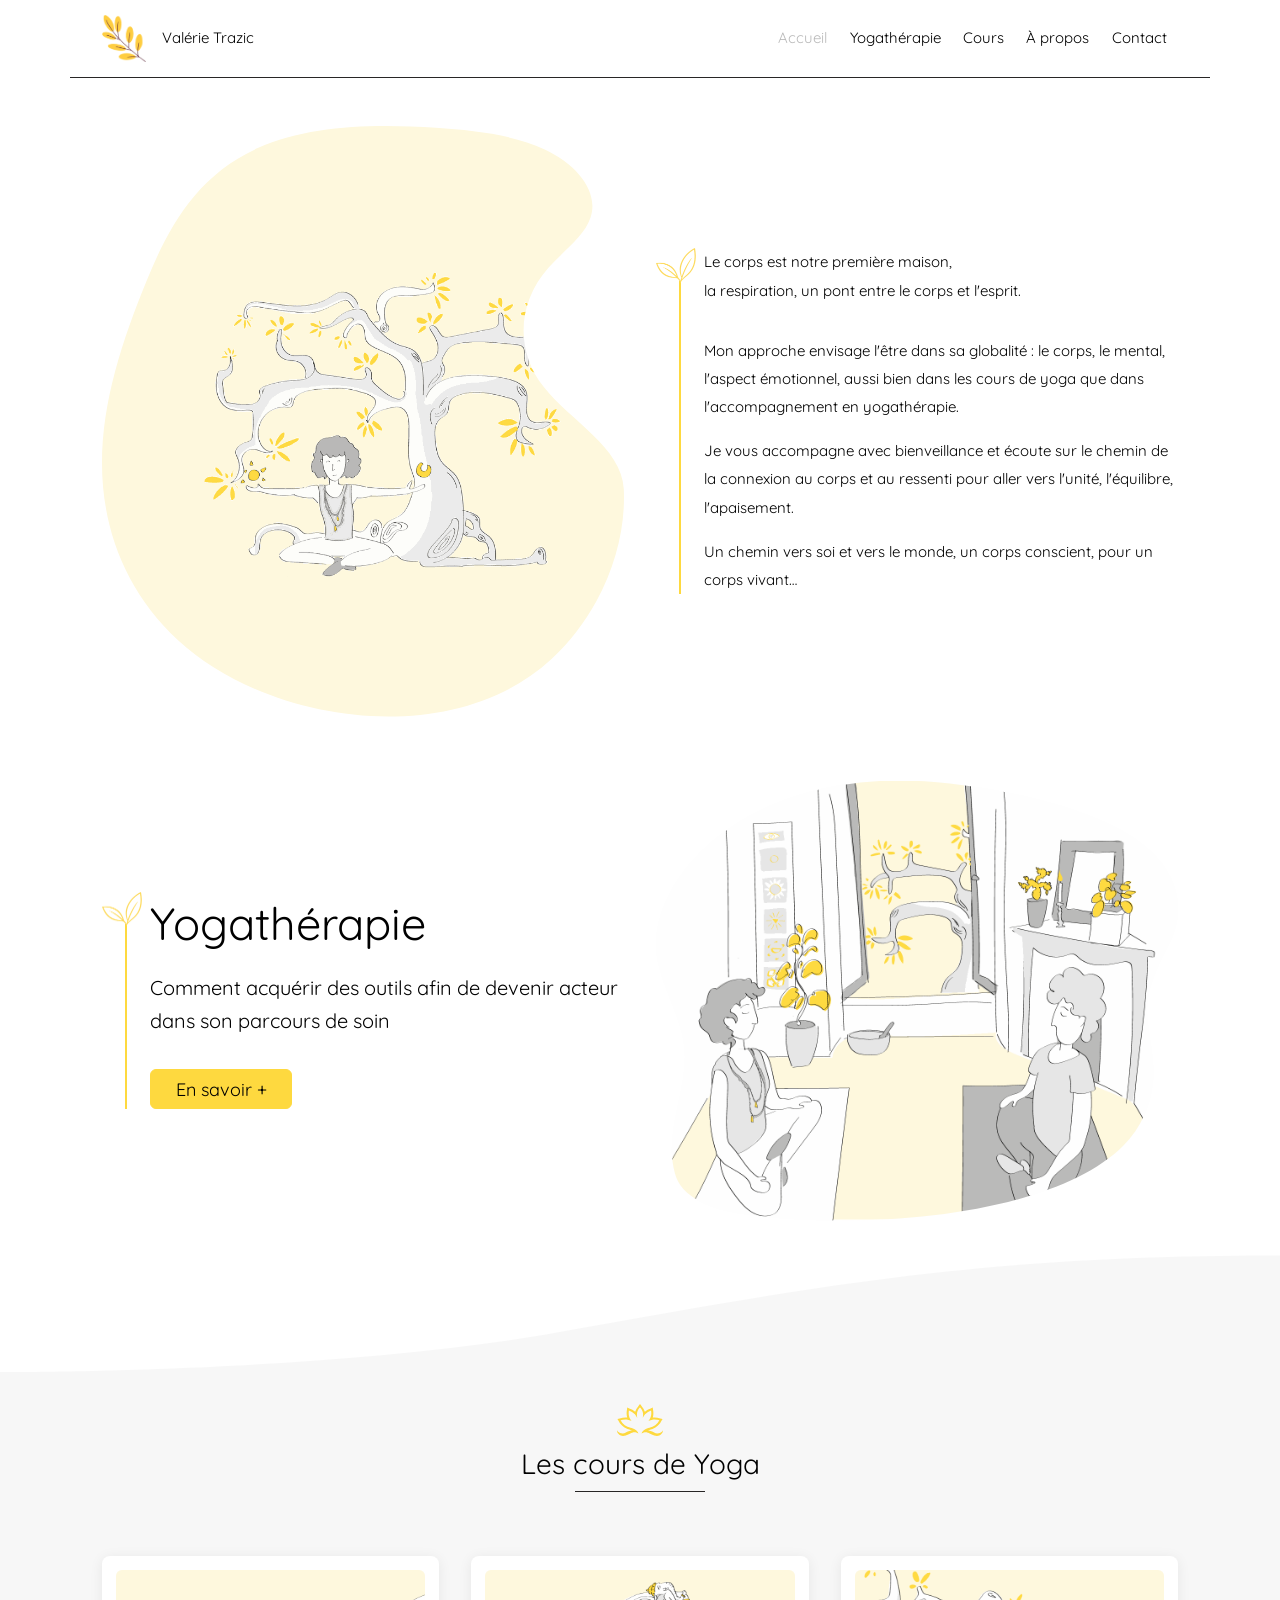
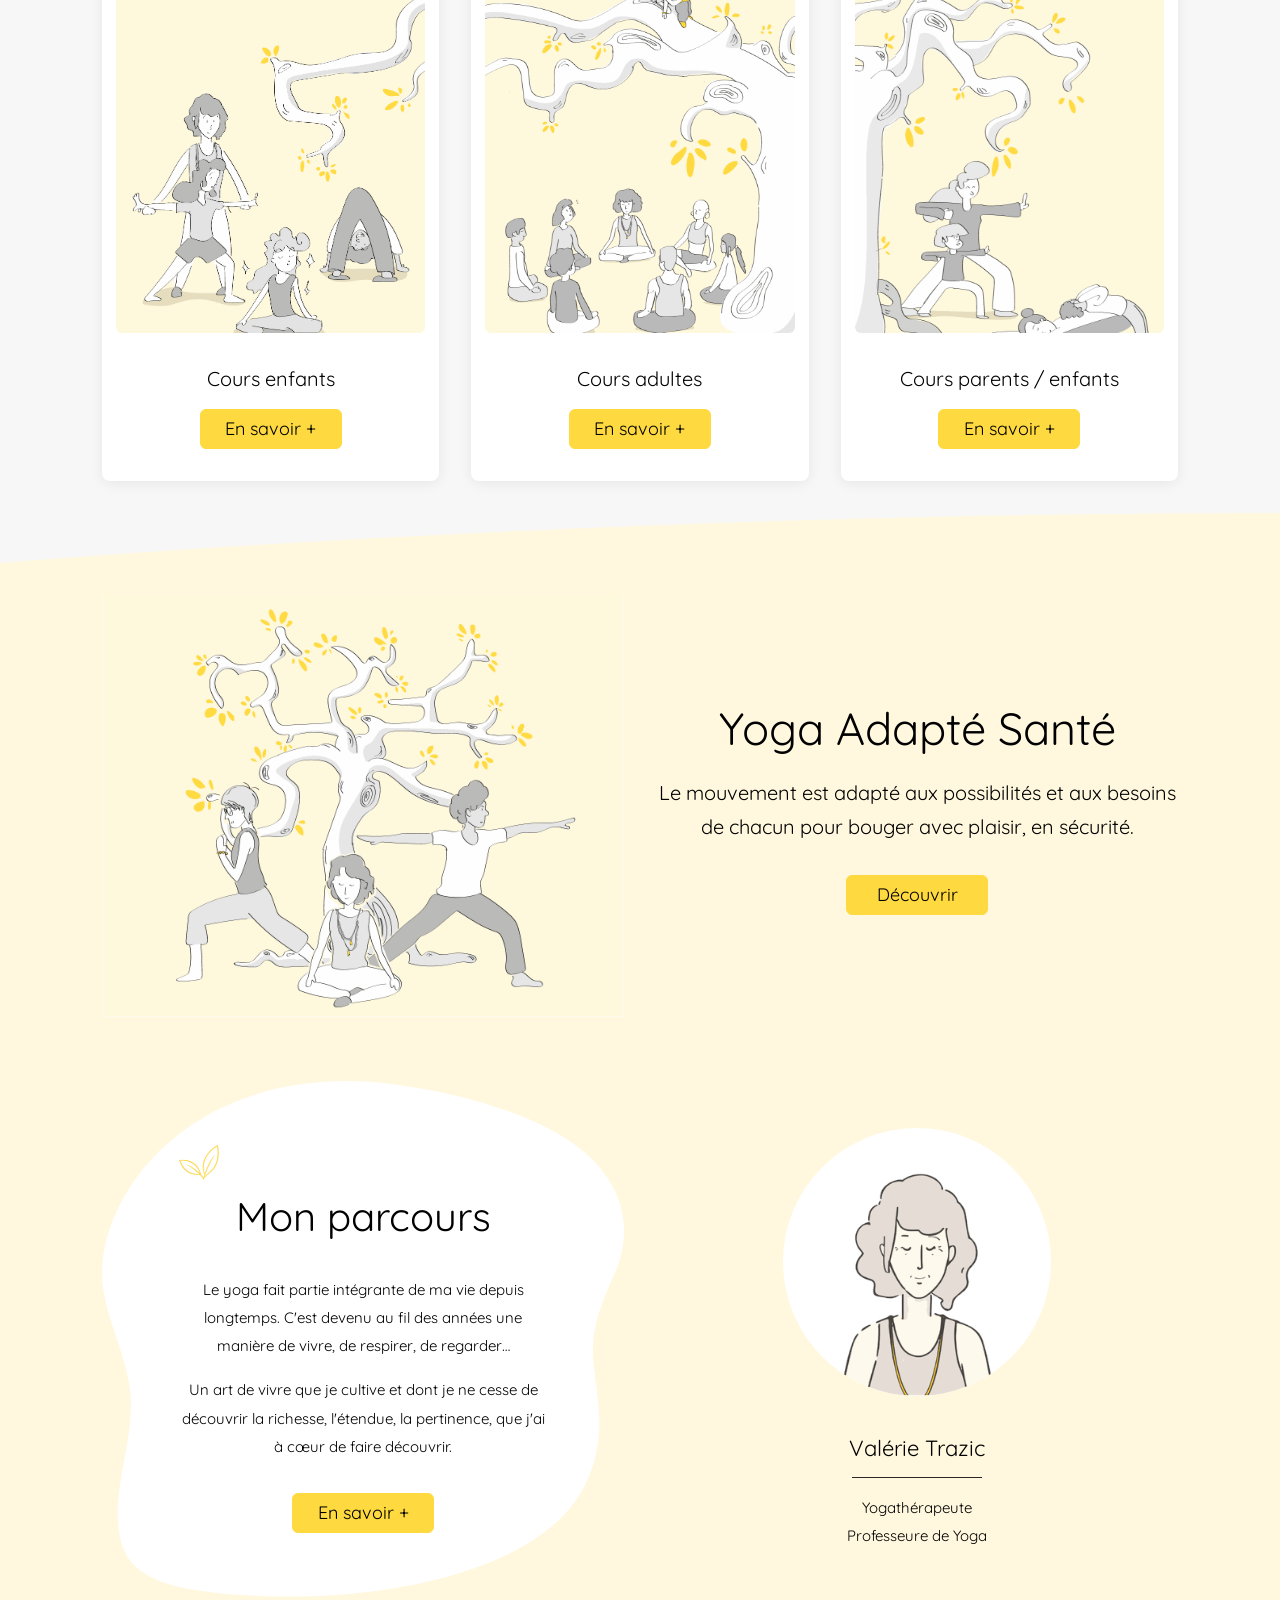
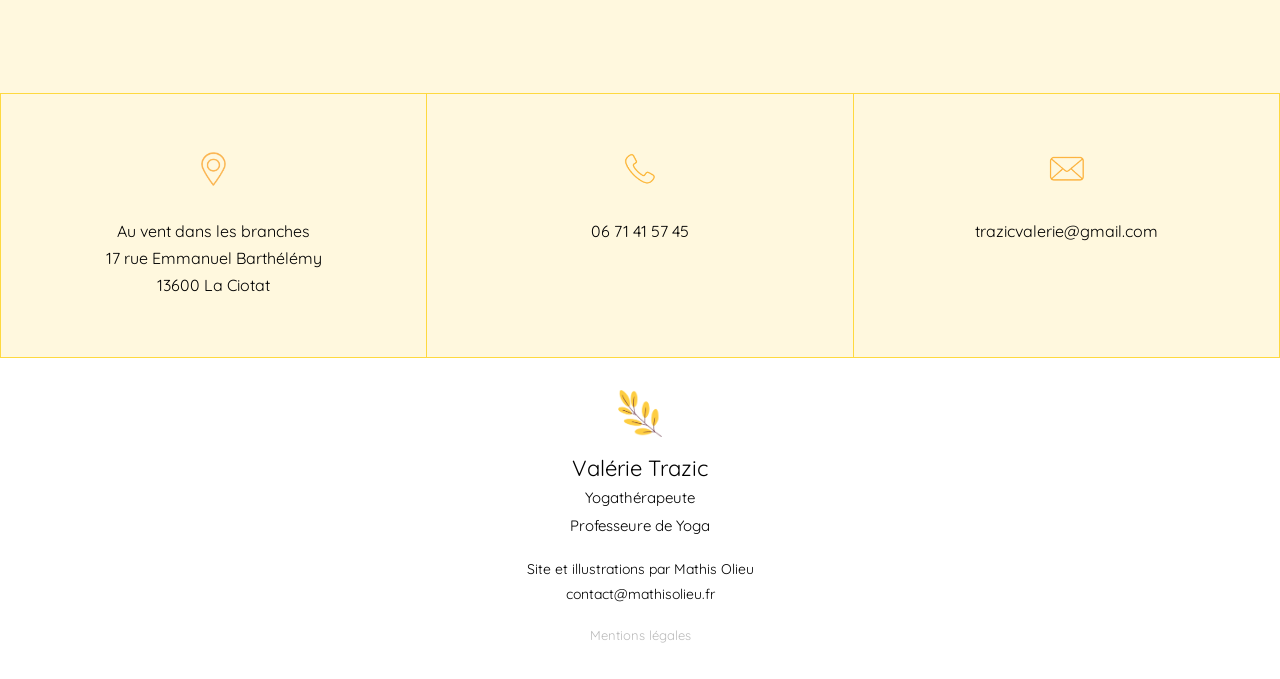
<file: index.html>
<!DOCTYPE html>
<html lang="fr">
<head>
  <meta charset="UTF-8">
  <meta name="viewport" content="width=device-width, initial-scale=1.0">

  <title>Valérie Trazic — Yogathérapeute et professeure de yoga à La Ciotat</title>
  <meta name="description" content="Accompagnement en yogathérapie et cours de yoga à La Ciotat. Une approche qui envisage l'être dans sa globalité : le corps, le mental, l'émotionnel.">

  <!-- Adresse officielle de la page pour Google. L'accueil répond aussi à
       /index.html : cette ligne désigne la forme courte « / » comme la seule
       à retenir, pour que les deux ne se fassent pas concurrence. -->
  <link rel="canonical" href="https://trazicvalerie.fr/">

  <!-- Fiche d'identité pour les moteurs de recherche. Invisible à l'écran.
       La yogathérapie passe toujours en premier, avant le yoga. -->
  <script type="application/ld+json">
  {
    "@context": "https://schema.org",
    "@type": "LocalBusiness",
    "name": "Valérie Trazic",
    "description": "Accompagnement en yogathérapie et cours de yoga à La Ciotat.",
    "url": "https://trazicvalerie.fr/",
    "image": "https://trazicvalerie.fr/images/partage.png",
    "telephone": "+33671415745",
    "email": "trazicvalerie@gmail.com",
    "address": {
      "@type": "PostalAddress",
      "streetAddress": "17 rue Emmanuel Barthélémy",
      "postalCode": "13600",
      "addressLocality": "La Ciotat",
      "addressCountry": "FR"
    },
    "areaServed": "La Ciotat",
    "founder": {
      "@type": "Person",
      "name": "Valérie Trazic",
      "jobTitle": ["Yogathérapeute", "Professeure de yoga"]
    }
  }
  </script>

  <!-- Aperçu lors d'un partage sur WhatsApp, Facebook, Messenger…
       og:url et og:image doivent rester des adresses ABSOLUES. Une adresse
       relative ne fonctionne pas ici : le réseau social lit ces balises depuis
       ses propres serveurs et ne saurait pas d'où partir. Elles pointent donc
       vers trazicvalerie.fr, et l'aperçu n'apparaîtra qu'une fois le site en
       ligne à cette adresse.

       L'image de partage est la MÊME sur toutes les pages : elle annonce la
       personne, pas la page. Ses dimensions sont déclarées explicitement pour
       que les messageries affichent le grand aperçu plutôt qu'une vignette
       carrée. -->
  <meta property="og:type" content="website">
  <meta property="og:site_name" content="Valérie Trazic">
  <meta property="og:locale" content="fr_FR">
  <meta property="og:url" content="https://trazicvalerie.fr/">
  <meta property="og:title" content="Yogathérapeute et professeure de yoga à La Ciotat">
  <meta property="og:description" content="Accompagnement en yogathérapie et cours de yoga à La Ciotat. Une approche qui envisage l'être dans sa globalité : le corps, le mental, l'émotionnel.">
  <meta property="og:image" content="https://trazicvalerie.fr/images/partage.png">
  <meta property="og:image:width" content="1200">
  <meta property="og:image:height" content="630">
  <meta property="og:image:alt" content="Valérie Trazic, yogathérapeute et professeure de yoga à La Ciotat">

  <!-- Sans cette ligne, certaines messageries se contentent d'une vignette. -->
  <meta name="twitter:card" content="summary_large_image">

  <!-- Icône du site, dérivée de la branche.
       Le format 180 px est celui d'iOS : il a un fond crème parce qu'iOS
       remplace la transparence par du noir. -->
  <link rel="icon" href="images/favicon-32.png" sizes="32x32">
  <link rel="icon" href="images/favicon-512.png" sizes="512x512">
  <link rel="apple-touch-icon" href="images/favicon-180.png">

  <!-- Le site d'origine n'utilise que Quicksand, titres comme corps de texte. -->
  <link rel="preconnect" href="https://fonts.googleapis.com">
  <link rel="preconnect" href="https://fonts.gstatic.com" crossorigin>
  <link href="https://fonts.googleapis.com/css2?family=Quicksand:wght@400;500;600;700&display=swap" rel="stylesheet">

  <!-- style.css : design system + éléments communs. accueil.css : cette page. -->
  <link rel="stylesheet" href="css/style.css">
  <link rel="stylesheet" href="css/accueil.css">
</head>

<body>

  <!-- ======================================================================
       EN-TÊTE — identique sur les 7 pages du site.
       Pour le modifier, il faut le faire dans chaque fichier HTML.
       Sur la page courante, le lien porte aria-current="page" : c'est lui
       qui déclenche le grisé.
       ====================================================================== -->
  <header class="entete">
    <div class="conteneur entete__interieur">

      <a href="index.html" class="entete__marque">
        <img class="entete__branche" src="images/branche.png" alt="" aria-hidden="true" width="400" height="430">
        <span class="entete__nom">Valérie Trazic</span>
      </a>

      <nav class="nav" aria-label="Navigation principale">

        <button class="nav__burger" type="button" aria-expanded="false" aria-controls="menu-principal">
          <span></span>
          <span></span>
          <span></span>
          <span class="lecteur-ecran-seulement">Ouvrir le menu</span>
        </button>

        <ul class="nav__liste" id="menu-principal">

          <li><a class="nav__lien" href="index.html" aria-current="page">Accueil</a></li>

          <li><a class="nav__lien" href="yogatherapie.html">Yogathérapie</a></li>

          <!-- « Cours » n'est pas une page : c'est l'intitulé d'un groupe.
               C'est donc un <button>, pas un <a> — il n'y a nulle part où
               aller. Sur mobile, le CSS le transforme en simple intertitre
               et déplie la liste en permanence. -->
          <li class="nav__deroulant">
            <button class="nav__lien nav__bascule" type="button" aria-expanded="false" aria-controls="sous-menu-cours">Cours</button>

            <ul class="nav__sous-menu" id="sous-menu-cours">
              <li><a class="nav__sous-lien" href="cours-adultes.html">Cours adultes</a></li>
              <li><a class="nav__sous-lien" href="cours-enfants.html">Cours enfants</a></li>
              <li><a class="nav__sous-lien" href="cours-parents-enfants.html">Cours parents / enfants</a></li>
              <li><a class="nav__sous-lien" href="yoga-adapte-sante.html">Yoga Adapté Santé</a></li>
            </ul>
          </li>

          <li><a class="nav__lien" href="a-propos.html">À propos</a></li>

          <!-- « Contact » n'est pas une page non plus : c'est une ancre vers
               le bandeau de coordonnées, qui porte id="contact". -->
          <li><a class="nav__lien" href="#contact">Contact</a></li>

        </ul>

      </nav>

    </div>
  </header>


  <!-- ======================================================================
       Les deux formes organiques qui découpent les grandes illustrations.
       Ce bloc ne s'affiche pas : il ne fait que définir les tracés, que le
       CSS appelle ensuite par clip-path: url(#forme-hero).

       Les coordonnées vont de 0 à 1 (clipPathUnits="objectBoundingBox") :
       le tracé s'étire donc tout seul à la taille de l'image, quelle qu'elle
       soit. Ce sont les formes exactes du site d'origine, converties depuis
       leurs coordonnées en pixels.
       ====================================================================== -->
  <svg width="0" height="0" aria-hidden="true" focusable="false" style="position:absolute">
    <defs>
      <clipPath id="forme-hero" clipPathUnits="objectBoundingBox">
        <path d="M0.94705 0.80490c-0.02213 0.03572 -0.05103 0.06925 -0.08640 0.09811 -0.18975 0.15487 -0.54186 0.10951 -0.71496 -0.03223 -0.10292 -0.08427 -0.14547 -0.19267 -0.14569 -0.29852 -0.00022 -0.10586 0.03908 -0.21020 0.08630 -0.31190 0.03939 -0.08487 0.09240 -0.17534 0.21201 -0.22293 0.09901 -0.03939 0.22449 -0.04114 0.34150 -0.03442 0.07261 0.00417 0.14739 0.01171 0.20834 0.03661 0.06095 0.02490 0.10451 0.07132 0.08780 0.11549 -0.01214 0.03210 -0.05216 0.05671 -0.08031 0.08465 -0.06031 0.05984 -0.06411 0.14006 -0.00958 0.20200 0.05052 0.05738 0.14971 0.10263 0.15354 0.17281 0.00337 0.06158 -0.01466 0.12916 -0.05255 0.19032Z"/>
      </clipPath>
      <clipPath id="forme-bloc" clipPathUnits="objectBoundingBox">
        <path d="M0.98426 0.21690c-0.01318 -0.02996 -0.03485 -0.05846 -0.06588 -0.08377 -0.08167 -0.06661 -0.22490 -0.10845 -0.35595 -0.12647 -0.34606 -0.04759 -0.54854 0.16936 -0.56194 0.35079 -0.00638 0.08640 0.05028 0.17069 0.05472 0.25734 0.00476 0.09299 -0.04069 0.18473 -0.01888 0.27835 0.01216 0.05217 0.06260 0.08259 0.14642 0.09475 0.25075 0.03638 0.58642 -0.00717 0.71229 -0.15785 0.03526 -0.04220 0.05074 -0.09038 0.05619 -0.13724 0.00643 -0.05531 -0.00862 -0.11034 -0.01068 -0.16556 -0.00196 -0.05257 0.01902 -0.10281 0.04134 -0.15318 0.02256 -0.05094 0.02476 -0.10616 0.00234 -0.15715Z"/>
      </clipPath>
    </defs>
  </svg>


  <main>

    <!-- ====================================================================
         1. HERO — illustration à gauche, texte d'accueil à droite
         ==================================================================== -->
    <section class="hero">
      <div class="conteneur duo">

        <div class="duo__illustration forme-hero">
          <img src="images/yoga-accueil.png"
               alt="Illustration d'une femme assise en méditation au pied d'un grand arbre aux feuilles jaunes"
               width="1080" height="1080">
        </div>

        <div class="duo__texte trait-feuille">
          <img class="trait-feuille__feuille" src="images/feuille-trait.png" alt="" aria-hidden="true" width="160" height="138">

          <h1 class="lecteur-ecran-seulement">Valérie Trazic, yogathérapeute et professeure de yoga à La Ciotat</h1>

          <p class="hero__citation">
            Le corps est notre première maison,<br>
            la respiration, un pont entre le corps et l'esprit.
          </p>

          <p>Mon approche envisage l'être dans sa globalité : le corps, le mental, l'aspect émotionnel, aussi bien dans les cours de yoga que dans l'accompagnement en yogathérapie.</p>

          <p>Je vous accompagne avec bienveillance et écoute sur le chemin de la connexion au corps et au ressenti pour aller vers l'unité, l'équilibre, l'apaisement.</p>

          <p>Un chemin vers soi et vers le monde, un corps conscient, pour un corps vivant…</p>
        </div>

      </div>
    </section>


    <!-- ====================================================================
         2. YOGATHÉRAPIE — texte à gauche, illustration à droite
         ==================================================================== -->
    <section>
      <div class="conteneur duo duo--inverse">

        <div class="duo__texte trait-feuille">
          <img class="trait-feuille__feuille" src="images/feuille-trait.png" alt="" aria-hidden="true" width="160" height="138" loading="lazy">

          <h2 class="duo__titre">Yogathérapie</h2>
          <p class="duo__accroche">Comment acquérir des outils afin de devenir acteur dans son parcours de soin</p>
          <a class="bouton" href="yogatherapie.html">En savoir +</a>
        </div>

        <div class="duo__illustration forme-bloc">
          <img src="images/yoga-therapie.png"
               alt="Illustration de deux personnes assises en méditation dans une salle lumineuse"
               width="1292" height="1046" loading="lazy">
        </div>

      </div>
    </section>


    <!-- ====================================================================
         3. LES COURS DE YOGA — bandeau gris, trois cartes blanches

         Les deux <svg> sont les vagues de transition. Elles portent la
         couleur de la section VOISINE (blanc au-dessus, crème en dessous) et
         viennent mordre sur le gris : la jointure est donc toujours parfaite.
         ==================================================================== -->
    <section class="cours">

      <svg class="cours__vague cours__vague--haut" viewBox="0 100 1920 200" preserveAspectRatio="none" aria-hidden="true" focusable="false">
        <path d="M1920 300v-4.067c-455.162 0-690.876-51.203-1082.65-129.288C490.044 97.423 0 100.013 0 100.013V300h1920z"/>
      </svg>

      <div class="conteneur">

        <img class="cours__lotus" src="images/lotus.svg" alt="" aria-hidden="true" width="46" height="33" loading="lazy">

        <h2 class="cours__titre">Les cours de Yoga</h2>
        <span class="cours__trait" aria-hidden="true"></span>

        <div class="cours__grille">

          <article class="carte">
            <div class="carte__cadre">
              <img class="carte__image" src="images/cours.png"
                   alt="Illustration d'un atelier de yoga avec des enfants"
                   width="823" height="1080" loading="lazy">
            </div>
            <h3 class="carte__titre">Cours enfants</h3>
            <a class="bouton" href="cours-enfants.html">En savoir +</a>
          </article>

          <article class="carte">
            <div class="carte__cadre">
              <img class="carte__image" src="images/cours-2.png"
                   alt="Illustration d'un cours de yoga pour adultes"
                   width="884" height="1080" loading="lazy">
            </div>
            <h3 class="carte__titre">Cours adultes</h3>
            <a class="bouton" href="cours-adultes.html">En savoir +</a>
          </article>

          <article class="carte">
            <div class="carte__cadre">
              <img class="carte__image" src="images/cours-3.png"
                   alt="Illustration d'un cours de yoga partagé entre un parent et son enfant"
                   width="814" height="1080" loading="lazy">
            </div>
            <h3 class="carte__titre">Cours parents / enfants</h3>
            <a class="bouton" href="cours-parents-enfants.html">En savoir +</a>
          </article>

        </div>

      </div>

      <svg class="cours__vague cours__vague--bas" viewBox="0 102.446 1920 197.554" preserveAspectRatio="none" aria-hidden="true" focusable="false">
        <path d="M0 102.446V300h1920S1050.116 102.446 0 102.446z"/>
      </svg>

    </section>


    <!-- ====================================================================
         4 et 5 — même fond crème, deux sections
         ==================================================================== -->
    <div class="zone-creme">

      <!-- 4. YOGA ADAPTÉ SANTÉ — illustration à gauche, texte à droite -->
      <section>
        <div class="conteneur duo">

          <div class="duo__illustration">
            <img src="images/yoga-adapte.png"
                 alt="Illustration d'une séance de yoga adapté au pied d'un arbre"
                 width="1292" height="1046" loading="lazy">
          </div>

          <div class="duo__texte duo__texte--centre">
            <h2 class="duo__titre">Yoga Adapté Santé</h2>
            <p class="duo__accroche">Le mouvement est adapté aux possibilités et aux besoins de chacun pour bouger avec plaisir, en sécurité.</p>
            <a class="bouton" href="yoga-adapte-sante.html">Découvrir</a>
          </div>

        </div>
      </section>


      <!-- 5. MON PARCOURS — bulle blanche à gauche, portrait à droite -->
      <section class="parcours">
        <div class="conteneur parcours__grille">

          <div class="parcours__bulle">

            <!-- La forme blanche est posée DERRIÈRE le texte plutôt que de
                 découper le bloc : découpé, le bloc rognerait les mots qui
                 s'approchent des bords arrondis. -->
            <svg class="parcours__forme" viewBox="31.499 20 137.001 160.001" preserveAspectRatio="none" aria-hidden="true" focusable="false">
              <path d="M166.344 54.704c-1.805-4.794-4.774-9.353-9.025-13.403-11.189-10.658-30.812-17.352-48.765-20.236-47.41-7.615-75.151 27.098-76.986 56.126-.874 13.824 6.889 27.31 7.497 41.175.652 14.878-5.574 29.557-2.586 44.536 1.666 8.348 8.576 13.214 20.06 15.16 34.353 5.821 80.34-1.147 97.585-25.256 4.83-6.752 6.951-14.461 7.698-21.959.881-8.85-1.181-17.654-1.463-26.49-.268-8.412 2.606-16.449 5.664-24.509 3.091-8.151 3.392-16.986.321-25.144z"/>
            </svg>

            <div class="parcours__contenu">
              <img class="parcours__feuille" src="images/feuille-trait.png" alt="" aria-hidden="true" width="160" height="138" loading="lazy">

              <h2 class="parcours__titre">Mon parcours</h2>

              <div class="parcours__texte">
                <p>Le yoga fait partie intégrante de ma vie depuis longtemps. C'est devenu au fil des années une manière de vivre, de respirer, de regarder…</p>
                <p>Un art de vivre que je cultive et dont je ne cesse de découvrir la richesse, l'étendue, la pertinence, que j'ai à cœur de faire découvrir.</p>
              </div>

              <a class="bouton" href="a-propos.html">En savoir +</a>
            </div>

          </div>

          <div class="parcours__profil">
            <div class="parcours__rond">
              <img src="images/tete-valerie.png" alt="Portrait illustré de Valérie Trazic" width="202" height="281" loading="lazy">
            </div>
            <p class="parcours__nom">Valérie Trazic</p>
            <span class="parcours__filet" aria-hidden="true"></span>
            <p class="parcours__role">
              Yogathérapeute<br>
              Professeure de Yoga
            </p>
          </div>

        </div>
      </section>

    </div>

  </main>


  <!-- ======================================================================
       BANDEAU CONTACT — identique sur les 7 pages.
       Il porte id="contact" : c'est la cible de l'entrée « Contact » du menu.
       Les filets jaunes entre les cellules ne sont pas des bordures : c'est
       le fond jaune du bandeau qui apparaît dans les fentes de 1 px.
       ====================================================================== -->
  <section class="bandeau-contact" id="contact" aria-label="Coordonnées">
    <div class="bandeau-contact__grille">

      <div class="bandeau-contact__cellule">
        <img class="bandeau-contact__icone" src="images/icone-lieu.webp" alt="" aria-hidden="true" width="88" height="120" loading="lazy">
        <address class="bandeau-contact__texte">
          <a href="https://auventdanslesbranches.fr" target="_blank" rel="noopener">Au vent dans les branches<span class="lecteur-ecran-seulement"> (nouvelle fenêtre)</span></a><br>
          17 rue Emmanuel Barthélémy<br>
          13600 La Ciotat
        </address>
      </div>

      <div class="bandeau-contact__cellule">
        <img class="bandeau-contact__icone" src="images/icone-telephone.webp" alt="" aria-hidden="true" width="118" height="120" loading="lazy">
        <p class="bandeau-contact__texte">
          <a href="tel:+33671415745">06 71 41 57 45</a>
        </p>
      </div>

      <div class="bandeau-contact__cellule">
        <img class="bandeau-contact__icone" src="images/icone-mail.webp" alt="" aria-hidden="true" width="125" height="120" loading="lazy">
        <p class="bandeau-contact__texte">
          <a href="mailto:trazicvalerie@gmail.com">trazicvalerie@gmail.com</a>
        </p>
      </div>

    </div>
  </section>


  <!-- ======================================================================
       PIED DE PAGE — identique sur les 7 pages. Fond blanc, tout centré.
       ====================================================================== -->
  <footer class="pied">
    <div class="conteneur">

      <img class="pied__branche" src="images/branche.png" alt="" aria-hidden="true" width="400" height="430" loading="lazy">

      <p class="pied__nom">Valérie Trazic</p>
      <p class="pied__role">
        Yogathérapeute<br>
        Professeure de Yoga
      </p>

      <p class="pied__credit">
        Site et illustrations par Mathis Olieu<br>
        <a href="mailto:contact@mathisolieu.fr">contact@mathisolieu.fr</a>
      </p>

      <p class="pied__legal">
        <a href="mentions-legales.html">Mentions légales</a>
      </p>

    </div>
  </footer>


  <script src="js/menu.js"></script>

</body>
</html>
</file>
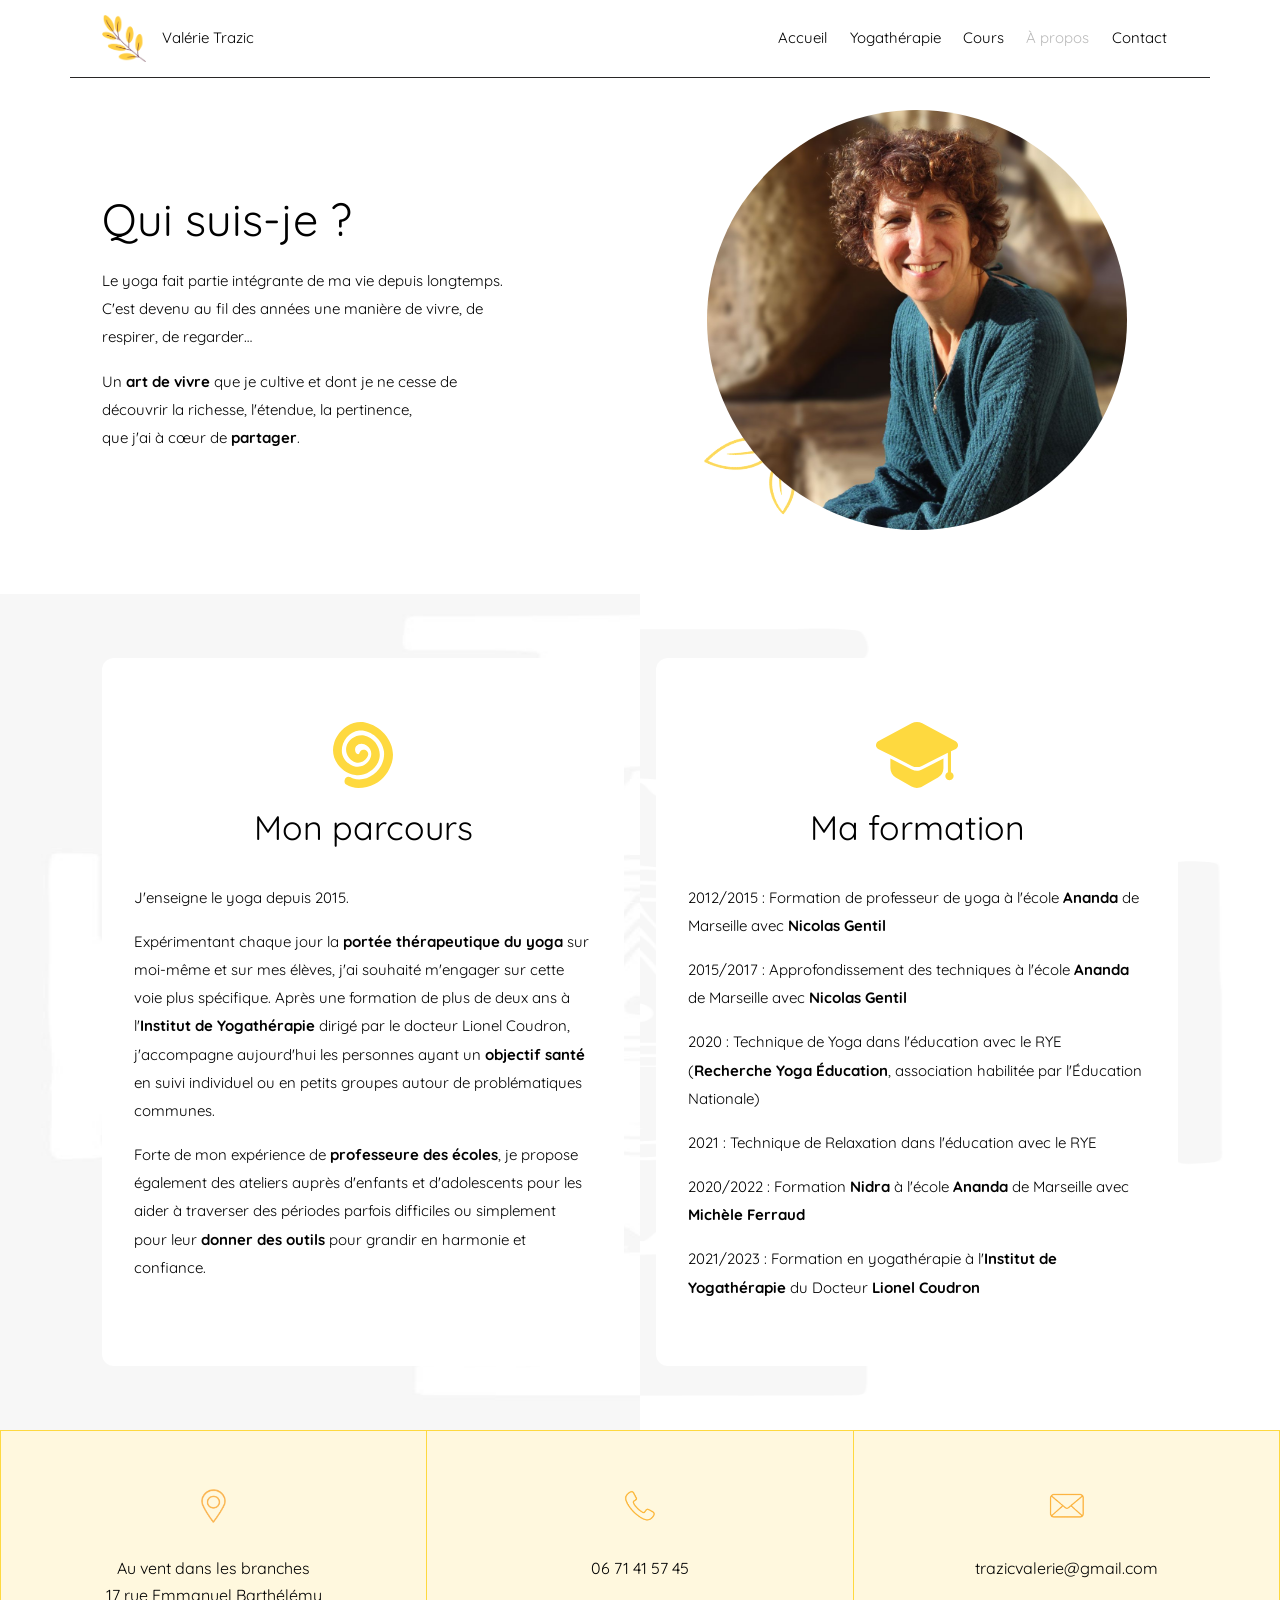
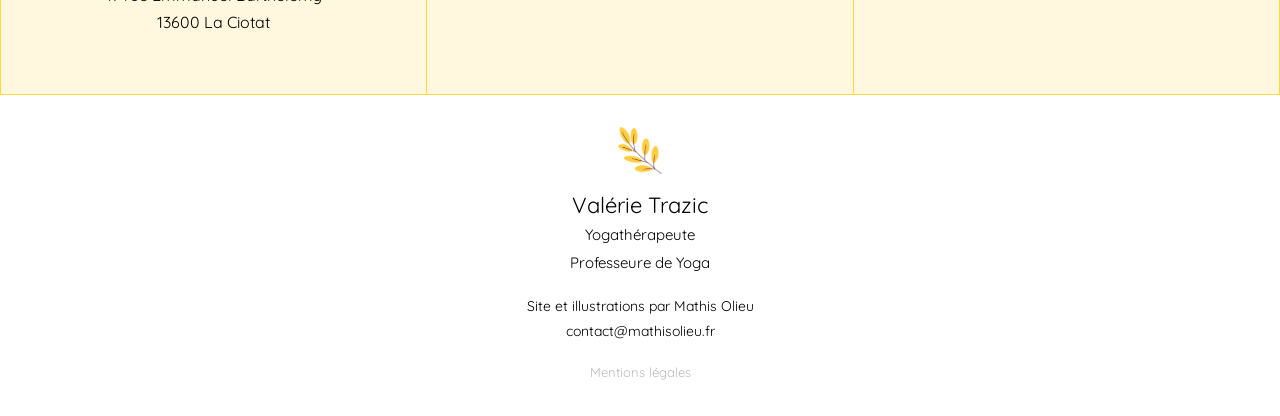
<file: a-propos.html>
<!DOCTYPE html>
<html lang="fr">
<head>
  <meta charset="UTF-8">
  <meta name="viewport" content="width=device-width, initial-scale=1.0">

  <title>À propos — Valérie Trazic, yogathérapeute à La Ciotat</title>
  <meta name="description" content="Valérie Trazic enseigne le yoga depuis 2015 à La Ciotat. Formée à l'école Ananda de Marseille et à l'Institut de Yogathérapie du docteur Lionel Coudron.">

  <!-- Adresse officielle de la page pour Google. -->
  <link rel="canonical" href="https://trazicvalerie.fr/a-propos.html">

  <!-- Aperçu lors d'un partage sur WhatsApp, Facebook, Messenger…
       og:url et og:image doivent rester des adresses ABSOLUES. Une adresse
       relative ne fonctionne pas ici : le réseau social lit ces balises depuis
       ses propres serveurs et ne saurait pas d'où partir. Elles pointent donc
       vers trazicvalerie.fr, et l'aperçu n'apparaîtra qu'une fois le site en
       ligne à cette adresse.

       L'image de partage est la MÊME sur toutes les pages : elle annonce la
       personne, pas la page. Ses dimensions sont déclarées explicitement pour
       que les messageries affichent le grand aperçu plutôt qu'une vignette
       carrée. -->
  <meta property="og:type" content="website">
  <meta property="og:site_name" content="Valérie Trazic">
  <meta property="og:locale" content="fr_FR">
  <meta property="og:url" content="https://trazicvalerie.fr/a-propos.html">
  <meta property="og:title" content="À propos de Valérie Trazic">
  <meta property="og:description" content="Valérie Trazic enseigne le yoga depuis 2015 à La Ciotat. Formée à l'école Ananda de Marseille et à l'Institut de Yogathérapie du docteur Lionel Coudron.">
  <meta property="og:image" content="https://trazicvalerie.fr/images/partage.png">
  <meta property="og:image:width" content="1200">
  <meta property="og:image:height" content="630">
  <meta property="og:image:alt" content="Valérie Trazic, yogathérapeute et professeure de yoga à La Ciotat">

  <!-- Sans cette ligne, certaines messageries se contentent d'une vignette. -->
  <meta name="twitter:card" content="summary_large_image">

  <!-- Icône du site, dérivée de la branche.
       Le format 180 px est celui d'iOS : il a un fond crème parce qu'iOS
       remplace la transparence par du noir. -->
  <link rel="icon" href="images/favicon-32.png" sizes="32x32">
  <link rel="icon" href="images/favicon-512.png" sizes="512x512">
  <link rel="apple-touch-icon" href="images/favicon-180.png">

  <!-- Le site d'origine n'utilise que Quicksand, titres comme corps de texte. -->
  <link rel="preconnect" href="https://fonts.googleapis.com">
  <link rel="preconnect" href="https://fonts.gstatic.com" crossorigin>
  <link href="https://fonts.googleapis.com/css2?family=Quicksand:wght@400;500;600;700&display=swap" rel="stylesheet">

  <!-- style.css : design system + éléments communs.
       page-interieure.css : gabarit des six pages autres que l'accueil.
       a-propos.css : les blocs propres à cette page. -->
  <link rel="stylesheet" href="css/style.css">
  <link rel="stylesheet" href="css/page-interieure.css">
  <link rel="stylesheet" href="css/a-propos.css">
</head>

<body>

  <!-- ======================================================================
       EN-TÊTE — identique sur les 7 pages du site.
       Pour le modifier, il faut le faire dans chaque fichier HTML.
       Sur la page courante, le lien porte aria-current="page" : c'est lui
       qui déclenche le grisé.
       ====================================================================== -->
  <header class="entete">
    <div class="conteneur entete__interieur">

      <a href="index.html" class="entete__marque">
        <img class="entete__branche" src="images/branche.png" alt="" aria-hidden="true" width="400" height="430">
        <span class="entete__nom">Valérie Trazic</span>
      </a>

      <nav class="nav" aria-label="Navigation principale">

        <button class="nav__burger" type="button" aria-expanded="false" aria-controls="menu-principal">
          <span></span>
          <span></span>
          <span></span>
          <span class="lecteur-ecran-seulement">Ouvrir le menu</span>
        </button>

        <ul class="nav__liste" id="menu-principal">

          <li><a class="nav__lien" href="index.html">Accueil</a></li>

          <li><a class="nav__lien" href="yogatherapie.html">Yogathérapie</a></li>

          <!-- « Cours » n'est pas une page : c'est l'intitulé d'un groupe.
               C'est donc un <button>, pas un <a> — il n'y a nulle part où
               aller. Sur mobile, le CSS le transforme en simple intertitre
               et déplie la liste en permanence. -->
          <li class="nav__deroulant">
            <button class="nav__lien nav__bascule" type="button" aria-expanded="false" aria-controls="sous-menu-cours">Cours</button>

            <ul class="nav__sous-menu" id="sous-menu-cours">
              <li><a class="nav__sous-lien" href="cours-adultes.html">Cours adultes</a></li>
              <li><a class="nav__sous-lien" href="cours-enfants.html">Cours enfants</a></li>
              <li><a class="nav__sous-lien" href="cours-parents-enfants.html">Cours parents / enfants</a></li>
              <li><a class="nav__sous-lien" href="yoga-adapte-sante.html">Yoga Adapté Santé</a></li>
            </ul>
          </li>

          <li><a class="nav__lien" href="a-propos.html" aria-current="page">À propos</a></li>

          <!-- « Contact » n'est pas une page non plus : c'est une ancre vers
               le bandeau de coordonnées, qui porte id="contact". -->
          <li><a class="nav__lien" href="#contact">Contact</a></li>

        </ul>

      </nav>

    </div>
  </header>



  <main>

    <!-- ====================================================================
         1. BANDEAU DE TITRE
         Le texte à gauche, la photo à droite. Contrairement aux autres pages
         intérieures, il n'y a ni bulle ni bande crème : le site d'origine
         pose ce bandeau sur fond blanc.

         Le titre est écrit DANS la colonne de texte, et non à côté d'elle :
         le bandeau est une grille à deux cases, et un titre posé directement
         dedans en occuperait une troisième, ce qui déferait la mise en page.
         ==================================================================== -->
    <section class="conteneur hero-page" aria-labelledby="titre-page">

      <div class="hero-page__texte">
        <h1 class="hero-page__titre" id="titre-page">Qui suis-je ?</h1>

        <p class="a-propos__intro">
          Le yoga fait partie intégrante de ma vie depuis longtemps. C'est devenu au
          fil des années une manière de vivre, de respirer, de regarder…
        </p>
        <p class="a-propos__intro">
          Un <strong>art de vivre</strong> que je cultive et dont je ne cesse de
          découvrir la richesse, l'étendue, la pertinence,<br>
          que j'ai à cœur de <strong>partager</strong>.
        </p>
      </div>

      <!-- Les feuilles sont écrites AVANT la photo : les deux étant
           positionnées, c'est la dernière du fichier qui passe au-dessus.
           Elles dépassent donc simplement du bas du portrait. -->
      <div class="hero-page__illustration portrait">
        <img class="portrait__feuilles" src="images/feuille-trait.png" alt="" aria-hidden="true" width="160" height="138">
        <img class="portrait__photo" src="images/valerie.jpg" alt="Valérie Trazic, souriante, assise en extérieur" width="1336" height="1110">
      </div>

    </section>


    <!-- ====================================================================
         2. PARCOURS ET FORMATION
         Deux panneaux blancs posés sur un fond orné de deux motifs très
         pâles, comme sur le site d'origine.
         ==================================================================== -->
    <div class="zone-motif">
      <section class="conteneur section" id="parcours" aria-label="Parcours et formation">

        <div class="cartes-parcours">

          <article class="carte-parcours">
            <img class="carte-parcours__picto" src="images/picto-spirale.svg" alt="" aria-hidden="true" width="90" height="100" loading="lazy">
            <h2 class="carte-parcours__titre">Mon parcours</h2>

            <p>J'enseigne le yoga depuis 2015.</p>

            <p>
              Expérimentant chaque jour la <strong>portée thérapeutique du yoga</strong>
              sur moi-même et sur mes élèves, j'ai souhaité m'engager sur cette voie plus
              spécifique. Après une formation de plus de deux ans à l'<strong>Institut de
              Yogathérapie</strong> dirigé par le docteur Lionel Coudron, j'accompagne
              aujourd'hui les personnes ayant un <strong>objectif santé</strong> en suivi
              individuel ou en petits groupes autour de problématiques communes.
            </p>

            <p>
              Forte de mon expérience de <strong>professeure des écoles</strong>, je
              propose également des ateliers auprès d'enfants et d'adolescents pour les
              aider à traverser des périodes parfois difficiles ou simplement pour leur
              <strong>donner des outils</strong> pour grandir en harmonie et confiance.
            </p>
          </article>

          <article class="carte-parcours">
            <img class="carte-parcours__picto" src="images/picto-diplome.svg" alt="" aria-hidden="true" width="100" height="80" loading="lazy">
            <h2 class="carte-parcours__titre">Ma formation</h2>

            <ul class="formations">
              <li>
                2012/2015 : Formation de professeur de yoga à l'école
                <strong>Ananda</strong> de Marseille avec <strong>Nicolas Gentil</strong>
              </li>
              <li>
                2015/2017 : Approfondissement des techniques à l'école
                <strong>Ananda</strong> de Marseille avec <strong>Nicolas Gentil</strong>
              </li>
              <li>
                2020 : Technique de Yoga dans l'éducation avec le RYE
                (<strong>Recherche Yoga Éducation</strong>, association habilitée par
                l'Éducation Nationale)
              </li>
              <li>
                2021 : Technique de Relaxation dans l'éducation avec le RYE
              </li>
              <li>
                2020/2022 : Formation <strong>Nidra</strong> à l'école
                <strong>Ananda</strong> de Marseille avec <strong>Michèle Ferraud</strong>
              </li>
              <li>
                2021/2023 : Formation en yogathérapie à l'<strong>Institut de
                Yogathérapie</strong> du Docteur <strong>Lionel Coudron</strong>
              </li>
            </ul>
          </article>

        </div>

      </section>
    </div>

  </main>


  <!-- ======================================================================
       BANDEAU CONTACT — identique sur les 7 pages.
       Il porte id="contact" : c'est la cible de l'entrée « Contact » du menu.
       Les filets jaunes entre les cellules ne sont pas des bordures : c'est
       le fond jaune du bandeau qui apparaît dans les fentes de 1 px.
       ====================================================================== -->
  <section class="bandeau-contact" id="contact" aria-label="Coordonnées">
    <div class="bandeau-contact__grille">

      <div class="bandeau-contact__cellule">
        <img class="bandeau-contact__icone" src="images/icone-lieu.webp" alt="" aria-hidden="true" width="88" height="120" loading="lazy">
        <address class="bandeau-contact__texte">
          <a href="https://auventdanslesbranches.fr" target="_blank" rel="noopener">Au vent dans les branches<span class="lecteur-ecran-seulement"> (nouvelle fenêtre)</span></a><br>
          17 rue Emmanuel Barthélémy<br>
          13600 La Ciotat
        </address>
      </div>

      <div class="bandeau-contact__cellule">
        <img class="bandeau-contact__icone" src="images/icone-telephone.webp" alt="" aria-hidden="true" width="118" height="120" loading="lazy">
        <p class="bandeau-contact__texte">
          <a href="tel:+33671415745">06 71 41 57 45</a>
        </p>
      </div>

      <div class="bandeau-contact__cellule">
        <img class="bandeau-contact__icone" src="images/icone-mail.webp" alt="" aria-hidden="true" width="125" height="120" loading="lazy">
        <p class="bandeau-contact__texte">
          <a href="mailto:trazicvalerie@gmail.com">trazicvalerie@gmail.com</a>
        </p>
      </div>

    </div>
  </section>


  <!-- ======================================================================
       PIED DE PAGE — identique sur les 7 pages. Fond blanc, tout centré.
       ====================================================================== -->
  <footer class="pied">
    <div class="conteneur">

      <img class="pied__branche" src="images/branche.png" alt="" aria-hidden="true" width="400" height="430" loading="lazy">

      <p class="pied__nom">Valérie Trazic</p>
      <p class="pied__role">
        Yogathérapeute<br>
        Professeure de Yoga
      </p>

      <p class="pied__credit">
        Site et illustrations par Mathis Olieu<br>
        <a href="mailto:contact@mathisolieu.fr">contact@mathisolieu.fr</a>
      </p>

      <p class="pied__legal">
        <a href="mentions-legales.html">Mentions légales</a>
      </p>

    </div>
  </footer>


  <script src="js/menu.js"></script>

</body>
</html>
</file>
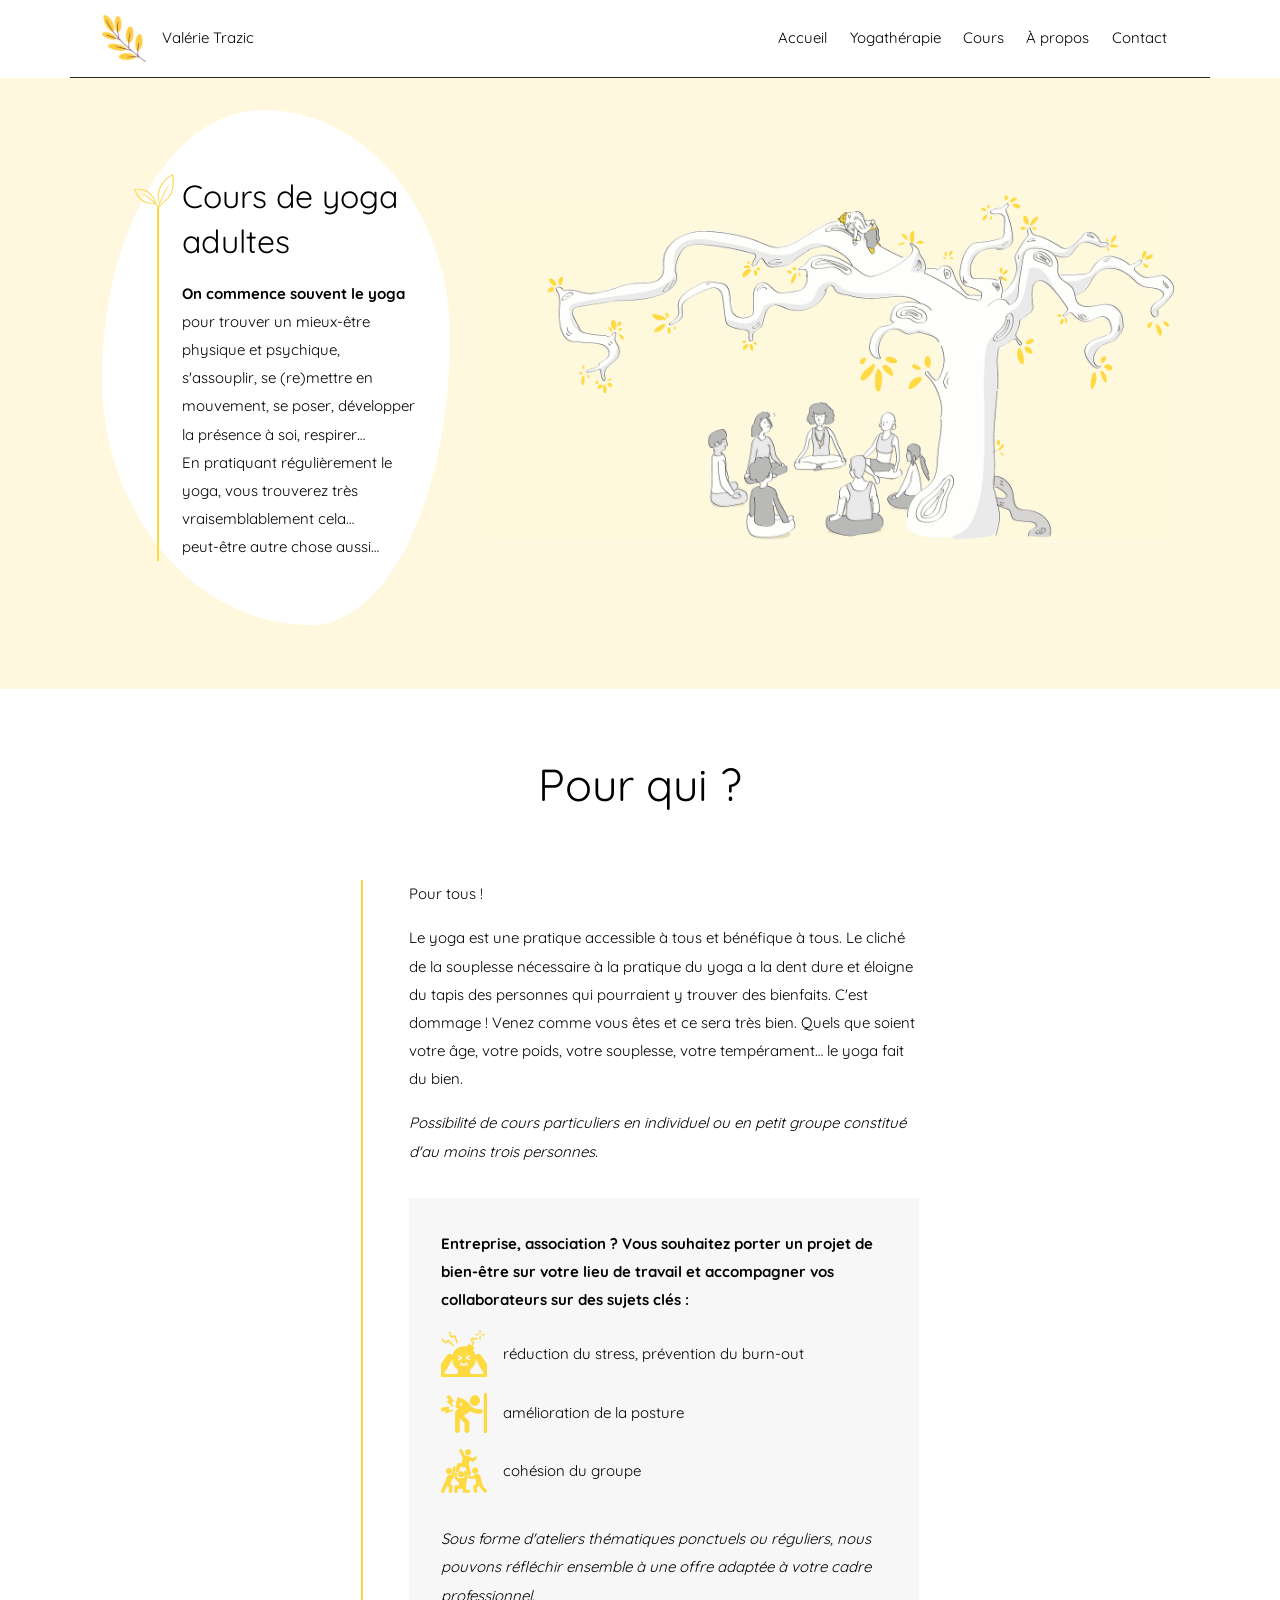
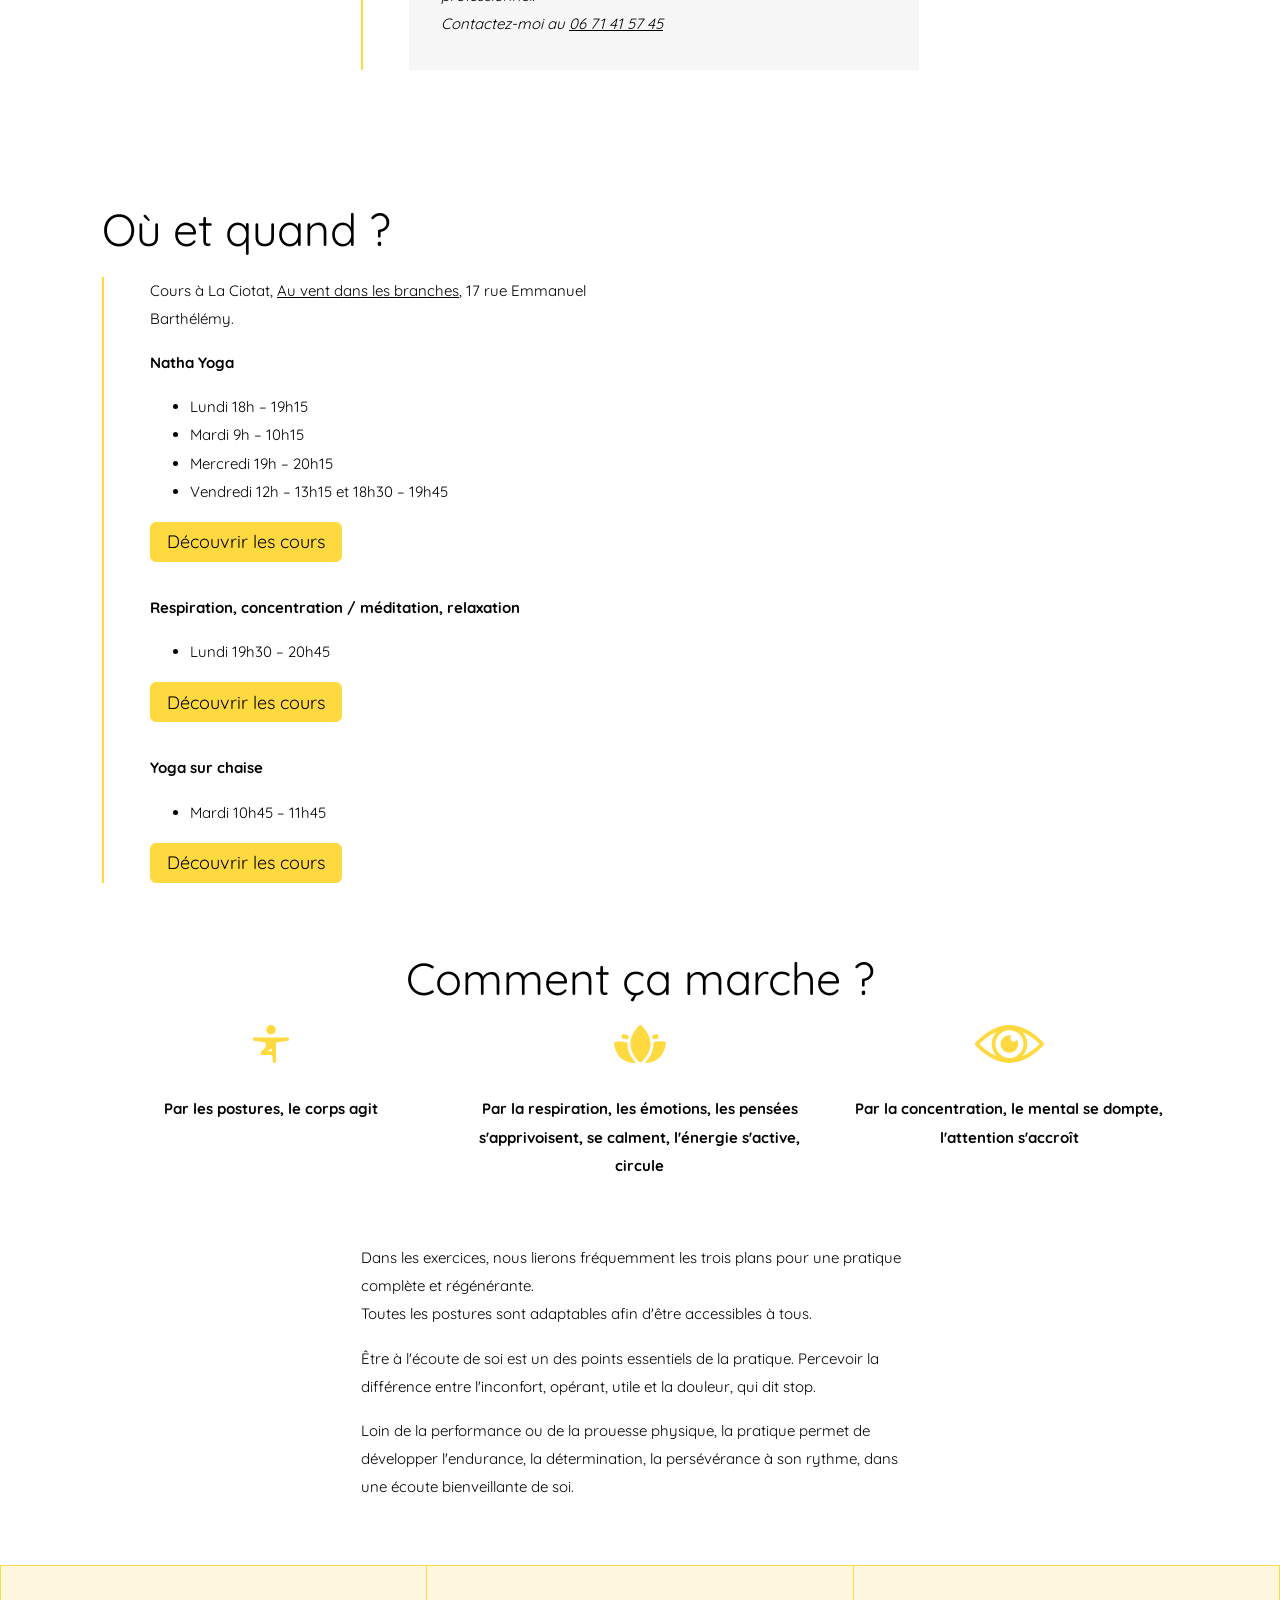
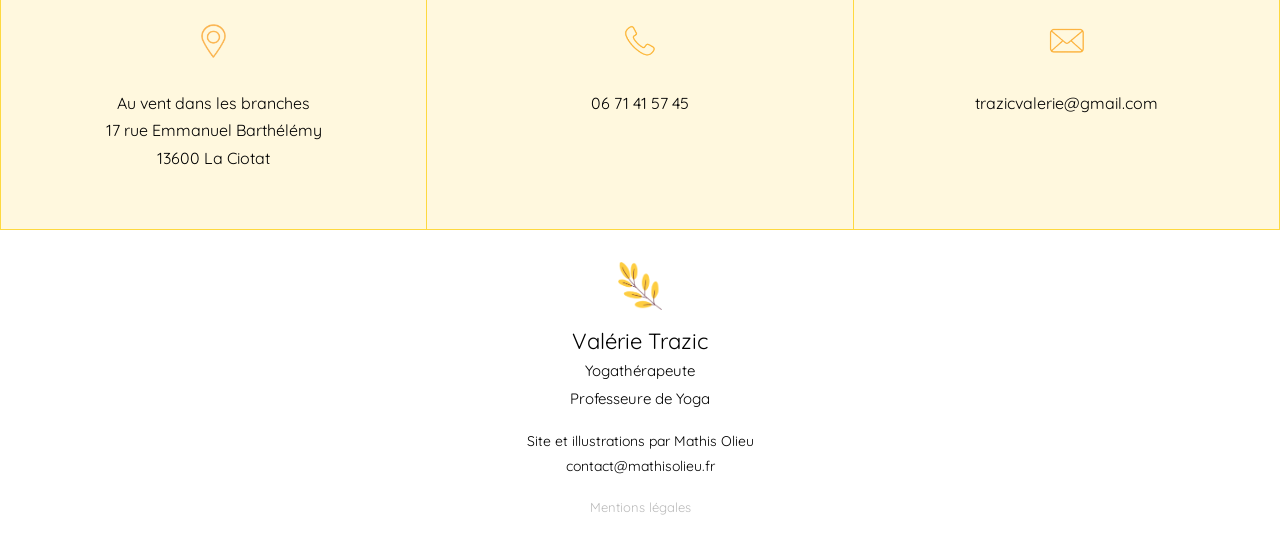
<file: cours-adultes.html>
<!DOCTYPE html>
<html lang="fr">
<head>
  <meta charset="UTF-8">
  <meta name="viewport" content="width=device-width, initial-scale=1.0">

  <title>Cours adultes — Valérie Trazic, professeure de yoga à La Ciotat</title>
  <meta name="description" content="Cours de yoga pour adultes à La Ciotat : Natha Yoga, respiration et méditation, yoga sur chaise. Accessible à tous, quels que soient l'âge et la souplesse.">

  <!-- Adresse officielle de la page pour Google. -->
  <link rel="canonical" href="https://trazicvalerie.fr/cours-adultes.html">

  <!-- Aperçu lors d'un partage sur WhatsApp, Facebook, Messenger…
       og:url et og:image doivent rester des adresses ABSOLUES. Une adresse
       relative ne fonctionne pas ici : le réseau social lit ces balises depuis
       ses propres serveurs et ne saurait pas d'où partir. Elles pointent donc
       vers trazicvalerie.fr, et l'aperçu n'apparaîtra qu'une fois le site en
       ligne à cette adresse.

       L'image de partage est la MÊME sur toutes les pages : elle annonce la
       personne, pas la page. Ses dimensions sont déclarées explicitement pour
       que les messageries affichent le grand aperçu plutôt qu'une vignette
       carrée. -->
  <meta property="og:type" content="website">
  <meta property="og:site_name" content="Valérie Trazic">
  <meta property="og:locale" content="fr_FR">
  <meta property="og:url" content="https://trazicvalerie.fr/cours-adultes.html">
  <meta property="og:title" content="Cours de yoga pour adultes à La Ciotat">
  <meta property="og:description" content="Cours de yoga pour adultes à La Ciotat : Natha Yoga, respiration et méditation, yoga sur chaise. Accessible à tous, quels que soient l'âge et la souplesse.">
  <meta property="og:image" content="https://trazicvalerie.fr/images/partage.png">
  <meta property="og:image:width" content="1200">
  <meta property="og:image:height" content="630">
  <meta property="og:image:alt" content="Valérie Trazic, yogathérapeute et professeure de yoga à La Ciotat">

  <!-- Sans cette ligne, certaines messageries se contentent d'une vignette. -->
  <meta name="twitter:card" content="summary_large_image">

  <!-- Icône du site, dérivée de la branche.
       Le format 180 px est celui d'iOS : il a un fond crème parce qu'iOS
       remplace la transparence par du noir. -->
  <link rel="icon" href="images/favicon-32.png" sizes="32x32">
  <link rel="icon" href="images/favicon-512.png" sizes="512x512">
  <link rel="apple-touch-icon" href="images/favicon-180.png">

  <!-- Le site d'origine n'utilise que Quicksand, titres comme corps de texte. -->
  <link rel="preconnect" href="https://fonts.googleapis.com">
  <link rel="preconnect" href="https://fonts.gstatic.com" crossorigin>
  <link href="https://fonts.googleapis.com/css2?family=Quicksand:wght@400;500;600;700&display=swap" rel="stylesheet">

  <!-- style.css : design system + éléments communs.
       page-interieure.css : gabarit des six pages autres que l'accueil.
       cours-adultes.css : les blocs propres à cette page. -->
  <link rel="stylesheet" href="css/style.css">
  <link rel="stylesheet" href="css/page-interieure.css">
  <link rel="stylesheet" href="css/cours-adultes.css">
</head>

<body>

  <!-- ======================================================================
       EN-TÊTE — identique sur les 7 pages du site.
       Pour le modifier, il faut le faire dans chaque fichier HTML.
       Sur la page courante, le lien porte aria-current="page" : c'est lui
       qui déclenche le grisé.
       ====================================================================== -->
  <header class="entete">
    <div class="conteneur entete__interieur">

      <a href="index.html" class="entete__marque">
        <img class="entete__branche" src="images/branche.png" alt="" aria-hidden="true" width="400" height="430">
        <span class="entete__nom">Valérie Trazic</span>
      </a>

      <nav class="nav" aria-label="Navigation principale">

        <button class="nav__burger" type="button" aria-expanded="false" aria-controls="menu-principal">
          <span></span>
          <span></span>
          <span></span>
          <span class="lecteur-ecran-seulement">Ouvrir le menu</span>
        </button>

        <ul class="nav__liste" id="menu-principal">

          <li><a class="nav__lien" href="index.html">Accueil</a></li>

          <li><a class="nav__lien" href="yogatherapie.html">Yogathérapie</a></li>

          <!-- « Cours » n'est pas une page : c'est l'intitulé d'un groupe.
               C'est donc un <button>, pas un <a> — il n'y a nulle part où
               aller. Sur mobile, le CSS le transforme en simple intertitre
               et déplie la liste en permanence. -->
          <li class="nav__deroulant">
            <button class="nav__lien nav__bascule" type="button" aria-expanded="false" aria-controls="sous-menu-cours">Cours</button>

            <ul class="nav__sous-menu" id="sous-menu-cours">
              <li><a class="nav__sous-lien" href="cours-adultes.html" aria-current="page">Cours adultes</a></li>
              <li><a class="nav__sous-lien" href="cours-enfants.html">Cours enfants</a></li>
              <li><a class="nav__sous-lien" href="cours-parents-enfants.html">Cours parents / enfants</a></li>
              <li><a class="nav__sous-lien" href="yoga-adapte-sante.html">Yoga Adapté Santé</a></li>
            </ul>
          </li>

          <li><a class="nav__lien" href="a-propos.html">À propos</a></li>

          <!-- « Contact » n'est pas une page non plus : c'est une ancre vers
               le bandeau de coordonnées, qui porte id="contact". -->
          <li><a class="nav__lien" href="#contact">Contact</a></li>

        </ul>

      </nav>

    </div>
  </header>



  <main>

    <!-- ====================================================================
         1. BANDEAU DE TITRE
         Deux colonnes : le titre et l'accroche à gauche, l'illustration à
         droite. Le crème court sur toute la largeur de l'écran, derrière la
         section, parce que c'est aussi le fond de l'illustration : les deux
         se rejoignent sans que le raccord se voie.
         ==================================================================== -->
    <div class="zone-creme">
      <section class="conteneur hero-page">

        <!-- La bulle et le trait à feuille sont deux enveloppes distinctes :
             chacune a son propre retrait à gauche, et une seule balise ne peut
             pas porter deux marges intérieures différentes du même côté. -->
        <div class="hero-page__texte bulle">
          <div class="trait-feuille">
            <img class="trait-feuille__feuille" src="images/feuille-trait.png" alt="" aria-hidden="true" width="160" height="138">
            <h1 class="bulle__titre">Cours de yoga adultes</h1>
            <p class="bulle__texte">
              <strong>On commence souvent le yoga</strong> pour trouver un mieux-être
              physique et psychique, s'assouplir, se (re)mettre en mouvement, se poser,
              développer la présence à soi, respirer…<br>
              En pratiquant régulièrement le yoga, vous trouverez très vraisemblablement
              cela… peut-être autre chose aussi…
            </p>
          </div>
        </div>

        <div class="hero-page__illustration">
          <img src="images/cours-adultes-bandeau.png" alt="Un groupe assis en cercle sous un grand arbre" width="1800" height="770">
        </div>

      </section>
    </div>


    <!-- ====================================================================
         2. POUR QUI ?
         L'encart « Entreprise, association ? » est imbriqué ici, comme sur
         le site d'origine.
         ==================================================================== -->
    <section class="conteneur section" id="pour-qui" aria-labelledby="titre-pour-qui">

      <h2 class="section__titre section__titre--centre" id="titre-pour-qui">Pour qui ?</h2>

      <div class="trait bloc-texte bloc-texte--centre">

        <p>Pour tous !</p>

        <p>
          Le yoga est une pratique accessible à tous et bénéfique à tous. Le cliché de
          la souplesse nécessaire à la pratique du yoga a la dent dure et éloigne du
          tapis des personnes qui pourraient y trouver des bienfaits. C'est dommage !
          Venez comme vous êtes et ce sera très bien. Quels que soient votre âge, votre
          poids, votre souplesse, votre tempérament… le yoga fait du bien.
        </p>

        <p class="encart__note">
          Possibilité de cours particuliers en individuel ou en petit groupe constitué
          d'au moins trois personnes.
        </p>

        <div class="encart" id="entreprises">

          <h3 class="encart__titre">
            Entreprise, association ? Vous souhaitez porter un projet de bien-être sur
            votre lieu de travail et accompagner vos collaborateurs sur des sujets clés :
          </h3>

          <ul class="encart__liste">
            <li>
              <img class="encart__picto" src="images/picto-stress.svg" alt="" aria-hidden="true" width="46" height="46" loading="lazy">
              <span>réduction du stress, prévention du burn-out</span>
            </li>
            <li>
              <img class="encart__picto" src="images/picto-posture.svg" alt="" aria-hidden="true" width="46" height="46" loading="lazy">
              <span>amélioration de la posture</span>
            </li>
            <li>
              <img class="encart__picto" src="images/picto-cohesion.svg" alt="" aria-hidden="true" width="46" height="46" loading="lazy">
              <span>cohésion du groupe</span>
            </li>
          </ul>

          <p class="encart__note">
            Sous forme d'ateliers thématiques ponctuels ou réguliers, nous pouvons
            réfléchir ensemble à une offre adaptée à votre cadre professionnel.<br>
            Contactez-moi au <a href="tel:+33671415745">06 71 41 57 45</a>
          </p>

        </div>

      </div>

    </section>


    <!-- ====================================================================
         3. OÙ ET QUAND ?
         Section nouvelle, absente du site d'origine.
         ==================================================================== -->
    <section class="conteneur section" id="ou-et-quand" aria-labelledby="titre-ou-et-quand">

      <h2 class="section__titre section__titre--serre" id="titre-ou-et-quand">Où et quand ?</h2>

      <div class="trait bloc-texte">

        <p>
          Cours à La Ciotat,
          <a href="https://auventdanslesbranches.fr" target="_blank" rel="noopener">Au vent dans les branches<span class="lecteur-ecran-seulement"> (nouvelle fenêtre)</span></a>,
          17 rue Emmanuel Barthélémy.
        </p>

        <h3 class="encart__titre">Natha Yoga</h3>
        <ul class="carte-theme__liste">
          <li>Lundi 18h – 19h15</li>
          <li>Mardi 9h – 10h15</li>
          <li>Mercredi 19h – 20h15</li>
          <li>Vendredi 12h – 13h15 et 18h30 – 19h45</li>
        </ul>
        <p class="zone-bouton zone-bouton--cours">
          <a class="bouton" href="https://auventdanslesbranches.fr/natha-yoga.html" target="_blank" rel="noopener">
            Découvrir les cours<span class="lecteur-ecran-seulement"> de Natha Yoga, sur le site d'Au vent dans les branches (nouvelle fenêtre)</span>
          </a>
        </p>

        <h3 class="encart__titre">Respiration, concentration / méditation, relaxation</h3>
        <ul class="carte-theme__liste">
          <li>Lundi 19h30 – 20h45</li>
        </ul>
        <p class="zone-bouton zone-bouton--cours">
          <a class="bouton" href="https://auventdanslesbranches.fr/planning.html" target="_blank" rel="noopener">
            Découvrir les cours<span class="lecteur-ecran-seulement"> de respiration, concentration et relaxation, sur le planning d'Au vent dans les branches (nouvelle fenêtre)</span>
          </a>
        </p>

        <h3 class="encart__titre">Yoga sur chaise</h3>
        <ul class="carte-theme__liste">
          <li>Mardi 10h45 – 11h45</li>
        </ul>
        <p class="zone-bouton zone-bouton--cours">
          <a class="bouton" href="https://auventdanslesbranches.fr/yoga-sur-chaise.html" target="_blank" rel="noopener">
            Découvrir les cours<span class="lecteur-ecran-seulement"> de yoga sur chaise, sur le site d'Au vent dans les branches (nouvelle fenêtre)</span>
          </a>
        </p>

      </div>

    </section>


    <!-- ====================================================================
         4. COMMENT ÇA MARCHE ?
         Les trois colonnes et le texte qui les suit sont centrés dans la page,
         sans le trait jaune qui les décalait vers la droite.
         ==================================================================== -->
    <section class="conteneur section comment-marche" id="comment" aria-labelledby="titre-comment">

      <h2 class="section__titre section__titre--serre section__titre--centre" id="titre-comment">Comment ça marche ?</h2>

      <div class="trois-plans">

        <div>
          <img class="trois-plans__picto" src="images/picto-corps.svg" alt="" aria-hidden="true" width="38" height="38" loading="lazy">
          <p class="trois-plans__texte">Par les postures, le corps agit</p>
        </div>

        <div>
          <img class="trois-plans__picto" src="images/picto-respiration.svg" alt="" aria-hidden="true" width="38" height="38" loading="lazy">
          <p class="trois-plans__texte">
            Par la respiration, les émotions, les pensées s'apprivoisent, se calment,
            l'énergie s'active, circule
          </p>
        </div>

        <div>
          <img class="trois-plans__picto" src="images/picto-concentration.svg" alt="" aria-hidden="true" width="38" height="38" loading="lazy">
          <p class="trois-plans__texte">
            Par la concentration, le mental se dompte, l'attention s'accroît
          </p>
        </div>

      </div>

      <div class="bloc-texte">
        <p>
          Dans les exercices, nous lierons fréquemment les trois plans pour une
          pratique complète et régénérante.<br>
          Toutes les postures sont adaptables afin d'être accessibles à tous.
        </p>
        <p>
          Être à l'écoute de soi est un des points essentiels de la pratique.
          Percevoir la différence entre l'inconfort, opérant, utile et la douleur,
          qui dit stop.
        </p>
        <p>
          Loin de la performance ou de la prouesse physique, la pratique permet de
          développer l'endurance, la détermination, la persévérance à son rythme,
          dans une écoute bienveillante de soi.
        </p>
      </div>

    </section>

  </main>


  <!-- ======================================================================
       BANDEAU CONTACT — identique sur les 7 pages.
       Il porte id="contact" : c'est la cible de l'entrée « Contact » du menu.
       Les filets jaunes entre les cellules ne sont pas des bordures : c'est
       le fond jaune du bandeau qui apparaît dans les fentes de 1 px.
       ====================================================================== -->
  <section class="bandeau-contact" id="contact" aria-label="Coordonnées">
    <div class="bandeau-contact__grille">

      <div class="bandeau-contact__cellule">
        <img class="bandeau-contact__icone" src="images/icone-lieu.webp" alt="" aria-hidden="true" width="88" height="120" loading="lazy">
        <address class="bandeau-contact__texte">
          <a href="https://auventdanslesbranches.fr" target="_blank" rel="noopener">Au vent dans les branches<span class="lecteur-ecran-seulement"> (nouvelle fenêtre)</span></a><br>
          17 rue Emmanuel Barthélémy<br>
          13600 La Ciotat
        </address>
      </div>

      <div class="bandeau-contact__cellule">
        <img class="bandeau-contact__icone" src="images/icone-telephone.webp" alt="" aria-hidden="true" width="118" height="120" loading="lazy">
        <p class="bandeau-contact__texte">
          <a href="tel:+33671415745">06 71 41 57 45</a>
        </p>
      </div>

      <div class="bandeau-contact__cellule">
        <img class="bandeau-contact__icone" src="images/icone-mail.webp" alt="" aria-hidden="true" width="125" height="120" loading="lazy">
        <p class="bandeau-contact__texte">
          <a href="mailto:trazicvalerie@gmail.com">trazicvalerie@gmail.com</a>
        </p>
      </div>

    </div>
  </section>


  <!-- ======================================================================
       PIED DE PAGE — identique sur les 7 pages. Fond blanc, tout centré.
       ====================================================================== -->
  <footer class="pied">
    <div class="conteneur">

      <img class="pied__branche" src="images/branche.png" alt="" aria-hidden="true" width="400" height="430" loading="lazy">

      <p class="pied__nom">Valérie Trazic</p>
      <p class="pied__role">
        Yogathérapeute<br>
        Professeure de Yoga
      </p>

      <p class="pied__credit">
        Site et illustrations par Mathis Olieu<br>
        <a href="mailto:contact@mathisolieu.fr">contact@mathisolieu.fr</a>
      </p>

      <p class="pied__legal">
        <a href="mentions-legales.html">Mentions légales</a>
      </p>

    </div>
  </footer>


  <script src="js/menu.js"></script>

</body>
</html>
</file>
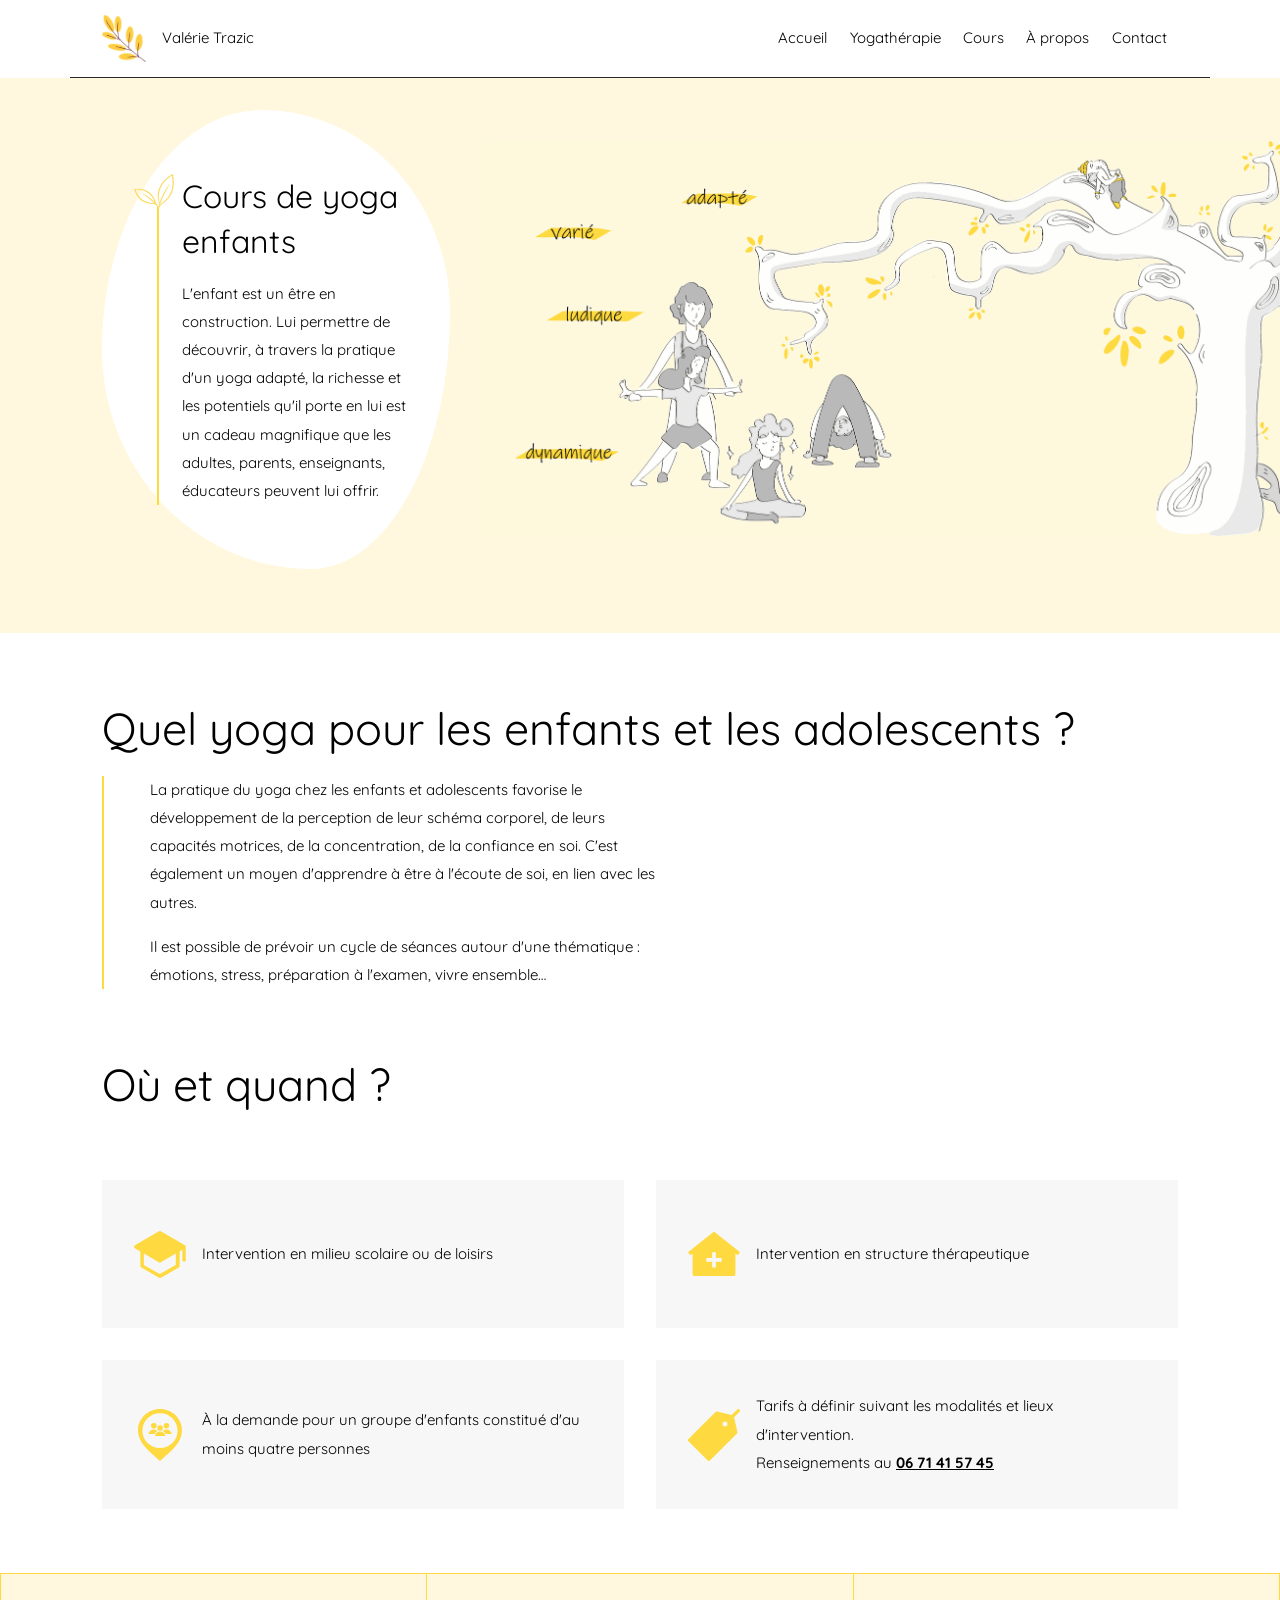
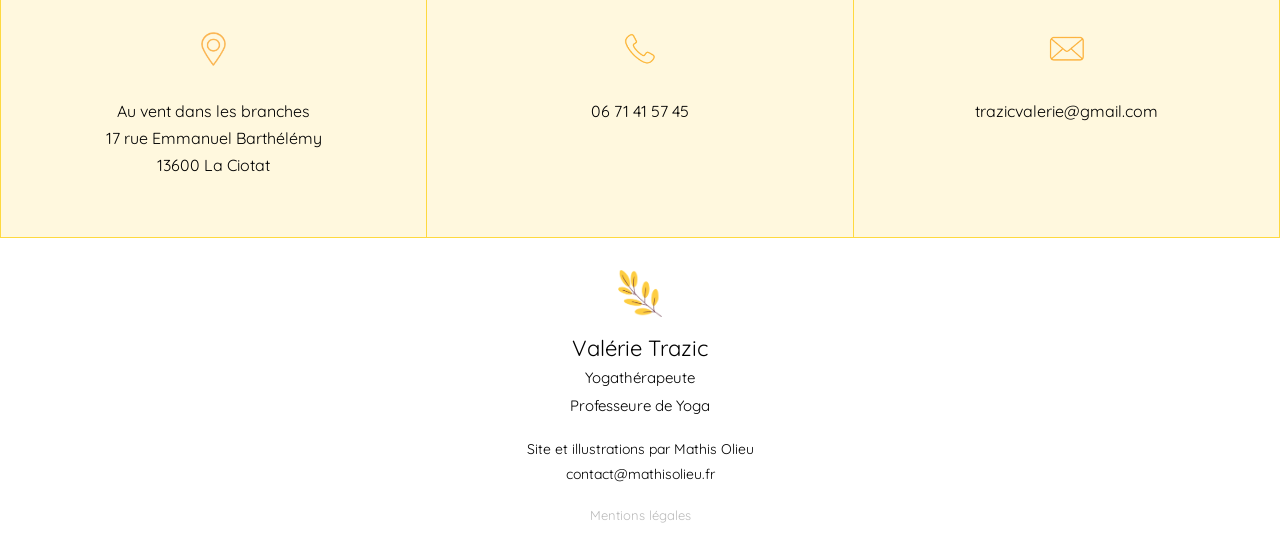
<file: cours-enfants.html>
<!DOCTYPE html>
<html lang="fr">
<head>
  <meta charset="UTF-8">
  <meta name="viewport" content="width=device-width, initial-scale=1.0">

  <title>Cours enfants — Valérie Trazic, professeure de yoga à La Ciotat</title>
  <meta name="description" content="Yoga pour les enfants et les adolescents à La Ciotat : interventions en milieu scolaire ou de loisirs, en structure thérapeutique, et groupes constitués.">

  <!-- Adresse officielle de la page pour Google. -->
  <link rel="canonical" href="https://trazicvalerie.fr/cours-enfants.html">

  <!-- Aperçu lors d'un partage sur WhatsApp, Facebook, Messenger…
       og:url et og:image doivent rester des adresses ABSOLUES. Une adresse
       relative ne fonctionne pas ici : le réseau social lit ces balises depuis
       ses propres serveurs et ne saurait pas d'où partir. Elles pointent donc
       vers trazicvalerie.fr, et l'aperçu n'apparaîtra qu'une fois le site en
       ligne à cette adresse.

       L'image de partage est la MÊME sur toutes les pages : elle annonce la
       personne, pas la page. Ses dimensions sont déclarées explicitement pour
       que les messageries affichent le grand aperçu plutôt qu'une vignette
       carrée. -->
  <meta property="og:type" content="website">
  <meta property="og:site_name" content="Valérie Trazic">
  <meta property="og:locale" content="fr_FR">
  <meta property="og:url" content="https://trazicvalerie.fr/cours-enfants.html">
  <meta property="og:title" content="Cours de yoga pour enfants et adolescents à La Ciotat">
  <meta property="og:description" content="Yoga pour les enfants et les adolescents à La Ciotat : interventions en milieu scolaire ou de loisirs, en structure thérapeutique, et groupes constitués.">
  <meta property="og:image" content="https://trazicvalerie.fr/images/partage.png">
  <meta property="og:image:width" content="1200">
  <meta property="og:image:height" content="630">
  <meta property="og:image:alt" content="Valérie Trazic, yogathérapeute et professeure de yoga à La Ciotat">

  <!-- Sans cette ligne, certaines messageries se contentent d'une vignette. -->
  <meta name="twitter:card" content="summary_large_image">

  <!-- Icône du site, dérivée de la branche.
       Le format 180 px est celui d'iOS : il a un fond crème parce qu'iOS
       remplace la transparence par du noir. -->
  <link rel="icon" href="images/favicon-32.png" sizes="32x32">
  <link rel="icon" href="images/favicon-512.png" sizes="512x512">
  <link rel="apple-touch-icon" href="images/favicon-180.png">

  <!-- Le site d'origine n'utilise que Quicksand, titres comme corps de texte. -->
  <link rel="preconnect" href="https://fonts.googleapis.com">
  <link rel="preconnect" href="https://fonts.gstatic.com" crossorigin>
  <link href="https://fonts.googleapis.com/css2?family=Quicksand:wght@400;500;600;700&display=swap" rel="stylesheet">

  <!-- style.css : design system + éléments communs.
       page-interieure.css : gabarit des six pages autres que l'accueil.
       cours-enfants.css : les blocs propres à cette page. -->
  <link rel="stylesheet" href="css/style.css">
  <link rel="stylesheet" href="css/page-interieure.css">
  <link rel="stylesheet" href="css/cours-enfants.css">
</head>

<body>

  <!-- ======================================================================
       EN-TÊTE — identique sur les 7 pages du site.
       Pour le modifier, il faut le faire dans chaque fichier HTML.
       Sur la page courante, le lien porte aria-current="page" : c'est lui
       qui déclenche le grisé.
       ====================================================================== -->
  <header class="entete">
    <div class="conteneur entete__interieur">

      <a href="index.html" class="entete__marque">
        <img class="entete__branche" src="images/branche.png" alt="" aria-hidden="true" width="400" height="430">
        <span class="entete__nom">Valérie Trazic</span>
      </a>

      <nav class="nav" aria-label="Navigation principale">

        <button class="nav__burger" type="button" aria-expanded="false" aria-controls="menu-principal">
          <span></span>
          <span></span>
          <span></span>
          <span class="lecteur-ecran-seulement">Ouvrir le menu</span>
        </button>

        <ul class="nav__liste" id="menu-principal">

          <li><a class="nav__lien" href="index.html">Accueil</a></li>

          <li><a class="nav__lien" href="yogatherapie.html">Yogathérapie</a></li>

          <!-- « Cours » n'est pas une page : c'est l'intitulé d'un groupe.
               C'est donc un <button>, pas un <a> — il n'y a nulle part où
               aller. Sur mobile, le CSS le transforme en simple intertitre
               et déplie la liste en permanence. -->
          <li class="nav__deroulant">
            <button class="nav__lien nav__bascule" type="button" aria-expanded="false" aria-controls="sous-menu-cours">Cours</button>

            <ul class="nav__sous-menu" id="sous-menu-cours">
              <li><a class="nav__sous-lien" href="cours-adultes.html">Cours adultes</a></li>
              <li><a class="nav__sous-lien" href="cours-enfants.html" aria-current="page">Cours enfants</a></li>
              <li><a class="nav__sous-lien" href="cours-parents-enfants.html">Cours parents / enfants</a></li>
              <li><a class="nav__sous-lien" href="yoga-adapte-sante.html">Yoga Adapté Santé</a></li>
            </ul>
          </li>

          <li><a class="nav__lien" href="a-propos.html">À propos</a></li>

          <!-- « Contact » n'est pas une page non plus : c'est une ancre vers
               le bandeau de coordonnées, qui porte id="contact". -->
          <li><a class="nav__lien" href="#contact">Contact</a></li>

        </ul>

      </nav>

    </div>
  </header>



  <main>

    <!-- ====================================================================
         1. BANDEAU DE TITRE
         Même parti pris que sur Cours adultes : deux colonnes, le texte dans
         une bulle blanche à gauche, l'illustration à droite. Le site
         d'origine, lui, posait la bulle SUR une illustration pleine largeur
         — un bandeau beaucoup plus haut.
         Le crème court sur toute la largeur de l'écran, derrière la section,
         parce que c'est aussi le fond de l'illustration : les deux se
         rejoignent sans que le raccord se voie.
         ==================================================================== -->
    <div class="zone-creme">
      <section class="conteneur hero-page">

        <!-- La bulle et le trait à feuille sont deux enveloppes distinctes :
             chacune a son propre retrait à gauche, et une seule balise ne peut
             pas porter deux marges intérieures différentes du même côté. -->
        <div class="hero-page__texte bulle">
          <div class="trait-feuille">
            <img class="trait-feuille__feuille" src="images/feuille-trait.png" alt="" aria-hidden="true" width="160" height="138">
            <h1 class="bulle__titre">Cours de yoga enfants</h1>
            <p class="bulle__texte">
              L'enfant est un être en construction. Lui permettre de découvrir, à
              travers la pratique d'un yoga adapté, la richesse et les potentiels qu'il
              porte en lui est un cadeau magnifique que les adultes, parents,
              enseignants, éducateurs peuvent lui offrir.
            </p>
          </div>
        </div>

        <div class="hero-page__illustration">
          <img src="images/cours-enfants-bandeau.png" alt="Des enfants et une adulte en postures de yoga sous un grand arbre, entourés des mots « adapté », « varié », « ludique » et « dynamique »" width="1800" height="814">
        </div>

      </section>
    </div>


    <!-- ====================================================================
         2. QUEL YOGA POUR LES ENFANTS ET LES ADOLESCENTS ?
         ==================================================================== -->
    <section class="conteneur section" id="quel-yoga" aria-labelledby="titre-quel-yoga">

      <h2 class="section__titre section__titre--serre" id="titre-quel-yoga">
        Quel yoga pour les enfants et les adolescents ?
      </h2>

      <div class="trait bloc-texte">

        <p>
          La pratique du yoga chez les enfants et adolescents favorise le développement
          de la perception de leur schéma corporel, de leurs capacités motrices, de la
          concentration, de la confiance en soi. C'est également un moyen d'apprendre à
          être à l'écoute de soi, en lien avec les autres.
        </p>

        <p>
          Il est possible de prévoir un cycle de séances autour d'une thématique :
          émotions, stress, préparation à l'examen, vivre ensemble…
        </p>

      </div>

    </section>


    <!-- ====================================================================
         3. OÙ ET QUAND ?
         Quatre cartes grises, chacune avec son picto à gauche et son texte à
         droite, comme sur le site d'origine.
         ==================================================================== -->
    <section class="conteneur section" id="ou-et-quand" aria-labelledby="titre-ou-et-quand">

      <h2 class="section__titre" id="titre-ou-et-quand">Où et quand ?</h2>

      <ul class="cartes-lieux">

        <li class="carte-lieu">
          <img class="carte-lieu__picto" src="images/picto-scolaire.svg" alt="" aria-hidden="true" width="52" height="52" loading="lazy">
          <p class="carte-lieu__texte">Intervention en milieu scolaire ou de loisirs</p>
        </li>

        <li class="carte-lieu">
          <img class="carte-lieu__picto" src="images/picto-therapeutique.svg" alt="" aria-hidden="true" width="52" height="52" loading="lazy">
          <p class="carte-lieu__texte">Intervention en structure thérapeutique</p>
        </li>

        <li class="carte-lieu">
          <img class="carte-lieu__picto" src="images/picto-groupe.svg" alt="" aria-hidden="true" width="52" height="52" loading="lazy">
          <p class="carte-lieu__texte">
            À la demande pour un groupe d'enfants constitué d'au moins quatre personnes
          </p>
        </li>

        <li class="carte-lieu">
          <img class="carte-lieu__picto" src="images/picto-etiquette.svg" alt="" aria-hidden="true" width="52" height="52" loading="lazy">
          <p class="carte-lieu__texte">
            Tarifs à définir suivant les modalités et lieux d'intervention.<br>
            Renseignements au <a href="tel:+33671415745"><strong>06 71 41 57 45</strong></a>
          </p>
        </li>

      </ul>

    </section>

  </main>


  <!-- ======================================================================
       BANDEAU CONTACT — identique sur les 7 pages.
       Il porte id="contact" : c'est la cible de l'entrée « Contact » du menu.
       Les filets jaunes entre les cellules ne sont pas des bordures : c'est
       le fond jaune du bandeau qui apparaît dans les fentes de 1 px.
       ====================================================================== -->
  <section class="bandeau-contact" id="contact" aria-label="Coordonnées">
    <div class="bandeau-contact__grille">

      <div class="bandeau-contact__cellule">
        <img class="bandeau-contact__icone" src="images/icone-lieu.webp" alt="" aria-hidden="true" width="88" height="120" loading="lazy">
        <address class="bandeau-contact__texte">
          <a href="https://auventdanslesbranches.fr" target="_blank" rel="noopener">Au vent dans les branches<span class="lecteur-ecran-seulement"> (nouvelle fenêtre)</span></a><br>
          17 rue Emmanuel Barthélémy<br>
          13600 La Ciotat
        </address>
      </div>

      <div class="bandeau-contact__cellule">
        <img class="bandeau-contact__icone" src="images/icone-telephone.webp" alt="" aria-hidden="true" width="118" height="120" loading="lazy">
        <p class="bandeau-contact__texte">
          <a href="tel:+33671415745">06 71 41 57 45</a>
        </p>
      </div>

      <div class="bandeau-contact__cellule">
        <img class="bandeau-contact__icone" src="images/icone-mail.webp" alt="" aria-hidden="true" width="125" height="120" loading="lazy">
        <p class="bandeau-contact__texte">
          <a href="mailto:trazicvalerie@gmail.com">trazicvalerie@gmail.com</a>
        </p>
      </div>

    </div>
  </section>


  <!-- ======================================================================
       PIED DE PAGE — identique sur les 7 pages. Fond blanc, tout centré.
       ====================================================================== -->
  <footer class="pied">
    <div class="conteneur">

      <img class="pied__branche" src="images/branche.png" alt="" aria-hidden="true" width="400" height="430" loading="lazy">

      <p class="pied__nom">Valérie Trazic</p>
      <p class="pied__role">
        Yogathérapeute<br>
        Professeure de Yoga
      </p>

      <p class="pied__credit">
        Site et illustrations par Mathis Olieu<br>
        <a href="mailto:contact@mathisolieu.fr">contact@mathisolieu.fr</a>
      </p>

      <p class="pied__legal">
        <a href="mentions-legales.html">Mentions légales</a>
      </p>

    </div>
  </footer>


  <script src="js/menu.js"></script>

</body>
</html>
</file>
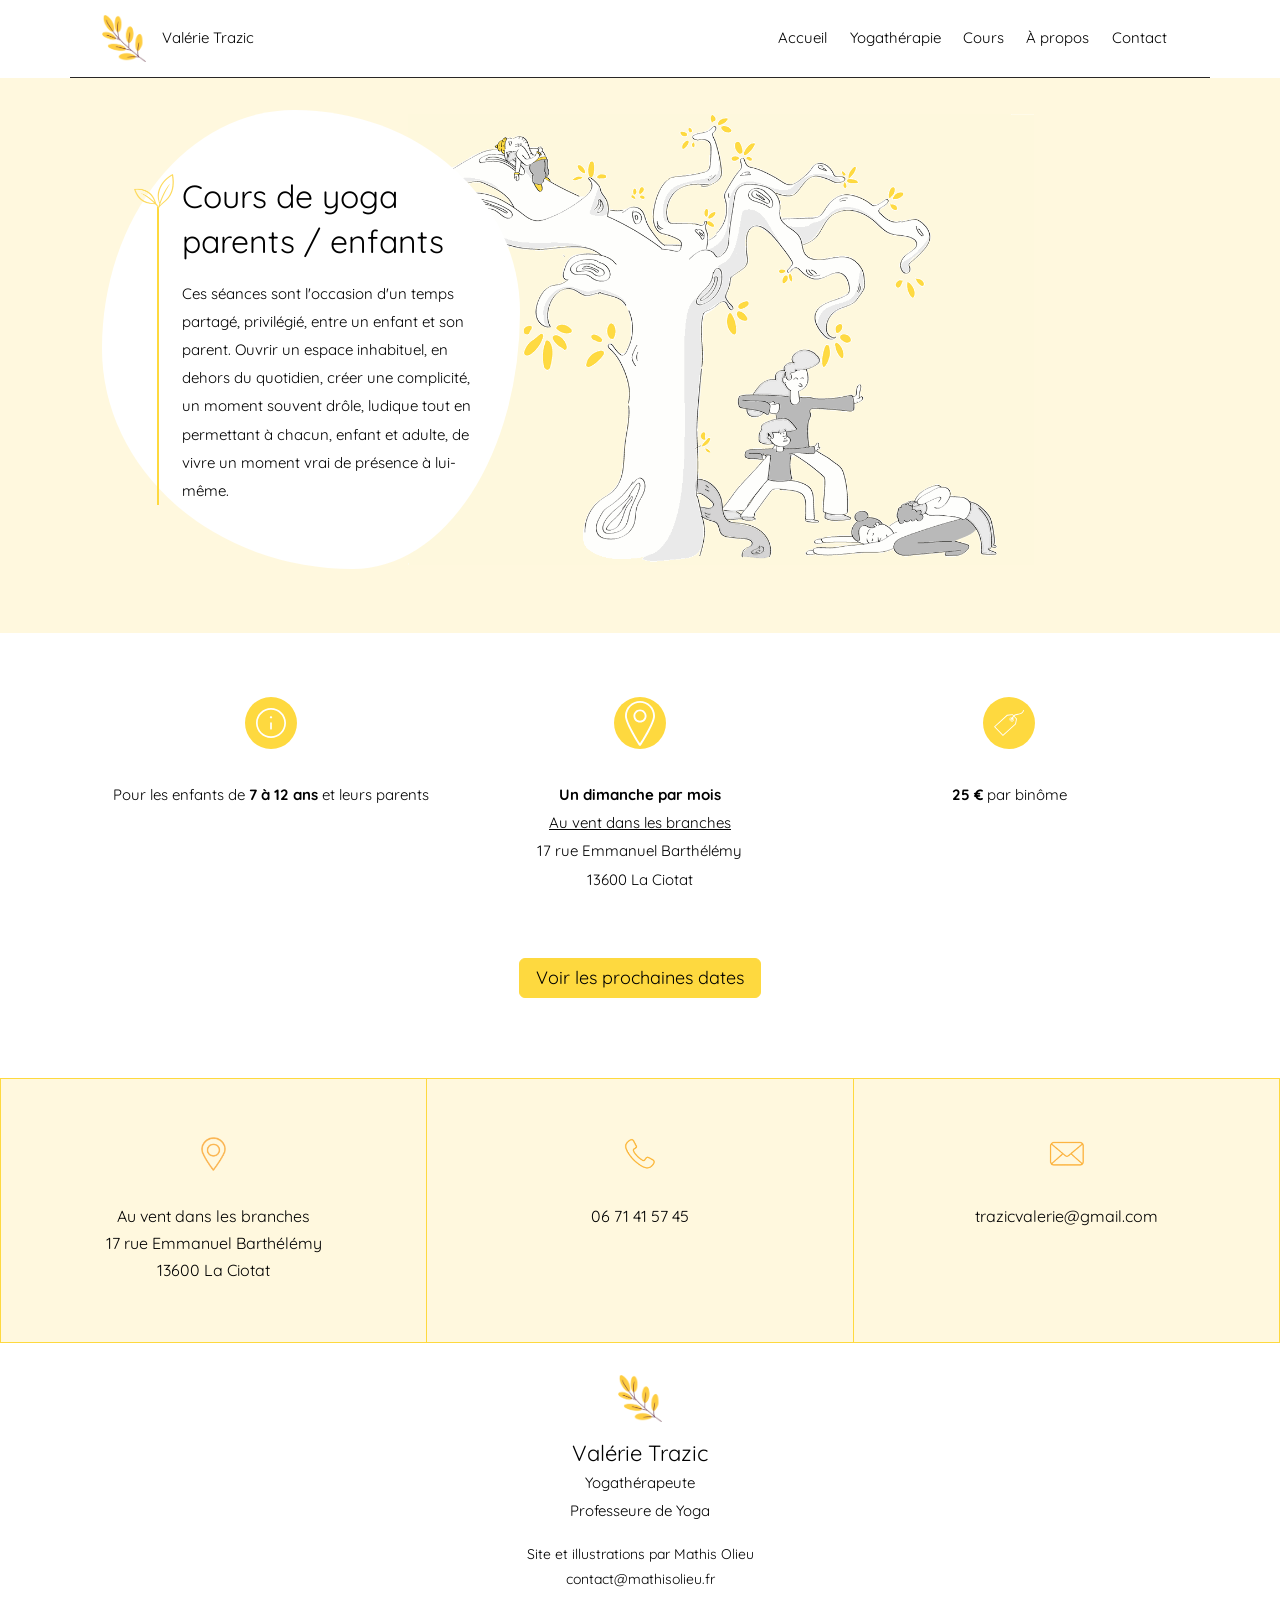
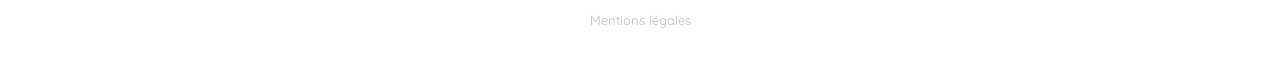
<file: cours-parents-enfants.html>
<!DOCTYPE html>
<html lang="fr">
<head>
  <meta charset="UTF-8">
  <meta name="viewport" content="width=device-width, initial-scale=1.0">

  <title>Cours parents / enfants — Valérie Trazic, yoga à La Ciotat</title>
  <meta name="description" content="Séances de yoga parent-enfant à La Ciotat, pour les enfants de 7 à 12 ans et leurs parents. Un dimanche par mois, 25 € par binôme.">

  <!-- Adresse officielle de la page pour Google. -->
  <link rel="canonical" href="https://trazicvalerie.fr/cours-parents-enfants.html">

  <!-- Aperçu lors d'un partage sur WhatsApp, Facebook, Messenger…
       og:url et og:image doivent rester des adresses ABSOLUES. Une adresse
       relative ne fonctionne pas ici : le réseau social lit ces balises depuis
       ses propres serveurs et ne saurait pas d'où partir. Elles pointent donc
       vers trazicvalerie.fr, et l'aperçu n'apparaîtra qu'une fois le site en
       ligne à cette adresse.

       L'image de partage est la MÊME sur toutes les pages : elle annonce la
       personne, pas la page. Ses dimensions sont déclarées explicitement pour
       que les messageries affichent le grand aperçu plutôt qu'une vignette
       carrée. -->
  <meta property="og:type" content="website">
  <meta property="og:site_name" content="Valérie Trazic">
  <meta property="og:locale" content="fr_FR">
  <meta property="og:url" content="https://trazicvalerie.fr/cours-parents-enfants.html">
  <meta property="og:title" content="Cours de yoga parents / enfants à La Ciotat">
  <meta property="og:description" content="Séances de yoga parent-enfant à La Ciotat, pour les enfants de 7 à 12 ans et leurs parents. Un dimanche par mois, 25 € par binôme.">
  <meta property="og:image" content="https://trazicvalerie.fr/images/partage.png">
  <meta property="og:image:width" content="1200">
  <meta property="og:image:height" content="630">
  <meta property="og:image:alt" content="Valérie Trazic, yogathérapeute et professeure de yoga à La Ciotat">

  <!-- Sans cette ligne, certaines messageries se contentent d'une vignette. -->
  <meta name="twitter:card" content="summary_large_image">

  <!-- Icône du site, dérivée de la branche.
       Le format 180 px est celui d'iOS : il a un fond crème parce qu'iOS
       remplace la transparence par du noir. -->
  <link rel="icon" href="images/favicon-32.png" sizes="32x32">
  <link rel="icon" href="images/favicon-512.png" sizes="512x512">
  <link rel="apple-touch-icon" href="images/favicon-180.png">

  <!-- Le site d'origine n'utilise que Quicksand, titres comme corps de texte. -->
  <link rel="preconnect" href="https://fonts.googleapis.com">
  <link rel="preconnect" href="https://fonts.gstatic.com" crossorigin>
  <link href="https://fonts.googleapis.com/css2?family=Quicksand:wght@400;500;600;700&display=swap" rel="stylesheet">

  <!-- style.css : design system + éléments communs.
       page-interieure.css : gabarit des six pages autres que l'accueil.
       cours-parents-enfants.css : les blocs propres à cette page. -->
  <link rel="stylesheet" href="css/style.css">
  <link rel="stylesheet" href="css/page-interieure.css">
  <link rel="stylesheet" href="css/cours-parents-enfants.css">
</head>

<body>

  <!-- ======================================================================
       EN-TÊTE — identique sur les 7 pages du site.
       Pour le modifier, il faut le faire dans chaque fichier HTML.
       Sur la page courante, le lien porte aria-current="page" : c'est lui
       qui déclenche le grisé.
       ====================================================================== -->
  <header class="entete">
    <div class="conteneur entete__interieur">

      <a href="index.html" class="entete__marque">
        <img class="entete__branche" src="images/branche.png" alt="" aria-hidden="true" width="400" height="430">
        <span class="entete__nom">Valérie Trazic</span>
      </a>

      <nav class="nav" aria-label="Navigation principale">

        <button class="nav__burger" type="button" aria-expanded="false" aria-controls="menu-principal">
          <span></span>
          <span></span>
          <span></span>
          <span class="lecteur-ecran-seulement">Ouvrir le menu</span>
        </button>

        <ul class="nav__liste" id="menu-principal">

          <li><a class="nav__lien" href="index.html">Accueil</a></li>

          <li><a class="nav__lien" href="yogatherapie.html">Yogathérapie</a></li>

          <!-- « Cours » n'est pas une page : c'est l'intitulé d'un groupe.
               C'est donc un <button>, pas un <a> — il n'y a nulle part où
               aller. Sur mobile, le CSS le transforme en simple intertitre
               et déplie la liste en permanence. -->
          <li class="nav__deroulant">
            <button class="nav__lien nav__bascule" type="button" aria-expanded="false" aria-controls="sous-menu-cours">Cours</button>

            <ul class="nav__sous-menu" id="sous-menu-cours">
              <li><a class="nav__sous-lien" href="cours-adultes.html">Cours adultes</a></li>
              <li><a class="nav__sous-lien" href="cours-enfants.html">Cours enfants</a></li>
              <li><a class="nav__sous-lien" href="cours-parents-enfants.html" aria-current="page">Cours parents / enfants</a></li>
              <li><a class="nav__sous-lien" href="yoga-adapte-sante.html">Yoga Adapté Santé</a></li>
            </ul>
          </li>

          <li><a class="nav__lien" href="a-propos.html">À propos</a></li>

          <!-- « Contact » n'est pas une page non plus : c'est une ancre vers
               le bandeau de coordonnées, qui porte id="contact". -->
          <li><a class="nav__lien" href="#contact">Contact</a></li>

        </ul>

      </nav>

    </div>
  </header>



  <main>

    <!-- ====================================================================
         1. BANDEAU DE TITRE
         Même parti pris que sur Cours adultes et Cours enfants : deux
         colonnes, le texte dans une bulle blanche à gauche, l'illustration à
         droite. Le site d'origine posait la bulle SUR une illustration pleine
         largeur, et à droite ; le bandeau y était beaucoup plus haut.
         Le crème court sur toute la largeur de l'écran, derrière la section,
         parce que c'est aussi le fond de l'illustration : les deux se
         rejoignent sans que le raccord se voie.
         ==================================================================== -->
    <div class="zone-creme">
      <section class="conteneur hero-page">

        <!-- La bulle et le trait à feuille sont deux enveloppes distinctes :
             chacune a son propre retrait à gauche, et une seule balise ne peut
             pas porter deux marges intérieures différentes du même côté. -->
        <div class="hero-page__texte bulle">
          <div class="trait-feuille">
            <img class="trait-feuille__feuille" src="images/feuille-trait.png" alt="" aria-hidden="true" width="160" height="138">
            <h1 class="bulle__titre">Cours de yoga parents / enfants</h1>
            <p class="bulle__texte">
              Ces séances sont l'occasion d'un temps partagé, privilégié, entre un enfant
              et son parent. Ouvrir un espace inhabituel, en dehors du quotidien, créer
              une complicité, un moment souvent drôle, ludique tout en permettant à
              chacun, enfant et adulte, de vivre un moment vrai de présence à lui-même.
            </p>
          </div>
        </div>

        <div class="hero-page__illustration">
          <img src="images/parents-enfants-bandeau.png" alt="Un parent et son enfant en posture du guerrier au pied d'un grand arbre" width="1800" height="815">
        </div>

      </section>
    </div>


    <!-- ====================================================================
         2. LES TROIS REPÈRES : POUR QUI, OÙ ET QUAND, COMBIEN
         Le même bandeau à trois colonnes que les « Modalités » de la page
         Yogathérapie — pictos blancs dans un rond jaune — mais sans intitulé
         au-dessus de chaque texte, comme sur le site d'origine.
         Le bloc n'a pas de titre de section : sur le site d'origine, ces trois
         repères suivent directement le bandeau. Il porte donc un aria-label,
         seul moyen de le nommer pour un lecteur d'écran sans titre visible.
         ==================================================================== -->
    <section class="conteneur section" id="reperes" aria-label="Public, lieu et tarif">

      <div class="modalites">

        <div>
          <span class="modalites__picto">
            <img src="images/picto-info.svg" alt="" aria-hidden="true" width="40" height="40">
          </span>
          <p class="modalites__texte">
            Pour les enfants de <strong>7 à 12 ans</strong> et leurs parents
          </p>
        </div>

        <div>
          <span class="modalites__picto">
            <img src="images/picto-lieu.svg" alt="" aria-hidden="true" width="40" height="37">
          </span>
          <address class="modalites__texte">
            <strong>Un dimanche par mois</strong><br>
            <a href="https://auventdanslesbranches.fr" target="_blank" rel="noopener">Au vent dans les branches<span class="lecteur-ecran-seulement"> (nouvelle fenêtre)</span></a><br>
            17 rue Emmanuel Barthélémy<br>
            13600 La Ciotat
          </address>
        </div>

        <div>
          <span class="modalites__picto">
            <img src="images/picto-tarif.svg" alt="" aria-hidden="true" width="40" height="37">
          </span>
          <p class="modalites__texte">
            <strong>25 €</strong> par binôme
          </p>
        </div>

      </div>

      <!-- Le site d'origine annonçait ici une date précise, aujourd'hui passée.
           Elle est remplacée par un lien vers le planning de l'association, qui,
           lui, reste à jour tout seul. -->
      <p class="zone-bouton zone-bouton--centre">
        <a class="bouton" href="https://auventdanslesbranches.fr/planning.html#atelier-parents" target="_blank" rel="noopener">
          Voir les prochaines dates<span class="lecteur-ecran-seulement"> sur le planning d'Au vent dans les branches (nouvelle fenêtre)</span>
        </a>
      </p>

    </section>


  </main>


  <!-- ======================================================================
       BANDEAU CONTACT — identique sur les 7 pages.
       Il porte id="contact" : c'est la cible de l'entrée « Contact » du menu.
       Les filets jaunes entre les cellules ne sont pas des bordures : c'est
       le fond jaune du bandeau qui apparaît dans les fentes de 1 px.
       ====================================================================== -->
  <section class="bandeau-contact" id="contact" aria-label="Coordonnées">
    <div class="bandeau-contact__grille">

      <div class="bandeau-contact__cellule">
        <img class="bandeau-contact__icone" src="images/icone-lieu.webp" alt="" aria-hidden="true" width="88" height="120" loading="lazy">
        <address class="bandeau-contact__texte">
          <a href="https://auventdanslesbranches.fr" target="_blank" rel="noopener">Au vent dans les branches<span class="lecteur-ecran-seulement"> (nouvelle fenêtre)</span></a><br>
          17 rue Emmanuel Barthélémy<br>
          13600 La Ciotat
        </address>
      </div>

      <div class="bandeau-contact__cellule">
        <img class="bandeau-contact__icone" src="images/icone-telephone.webp" alt="" aria-hidden="true" width="118" height="120" loading="lazy">
        <p class="bandeau-contact__texte">
          <a href="tel:+33671415745">06 71 41 57 45</a>
        </p>
      </div>

      <div class="bandeau-contact__cellule">
        <img class="bandeau-contact__icone" src="images/icone-mail.webp" alt="" aria-hidden="true" width="125" height="120" loading="lazy">
        <p class="bandeau-contact__texte">
          <a href="mailto:trazicvalerie@gmail.com">trazicvalerie@gmail.com</a>
        </p>
      </div>

    </div>
  </section>


  <!-- ======================================================================
       PIED DE PAGE — identique sur les 7 pages. Fond blanc, tout centré.
       ====================================================================== -->
  <footer class="pied">
    <div class="conteneur">

      <img class="pied__branche" src="images/branche.png" alt="" aria-hidden="true" width="400" height="430" loading="lazy">

      <p class="pied__nom">Valérie Trazic</p>
      <p class="pied__role">
        Yogathérapeute<br>
        Professeure de Yoga
      </p>

      <p class="pied__credit">
        Site et illustrations par Mathis Olieu<br>
        <a href="mailto:contact@mathisolieu.fr">contact@mathisolieu.fr</a>
      </p>

      <p class="pied__legal">
        <a href="mentions-legales.html">Mentions légales</a>
      </p>

    </div>
  </footer>


  <script src="js/menu.js"></script>

</body>
</html>
</file>
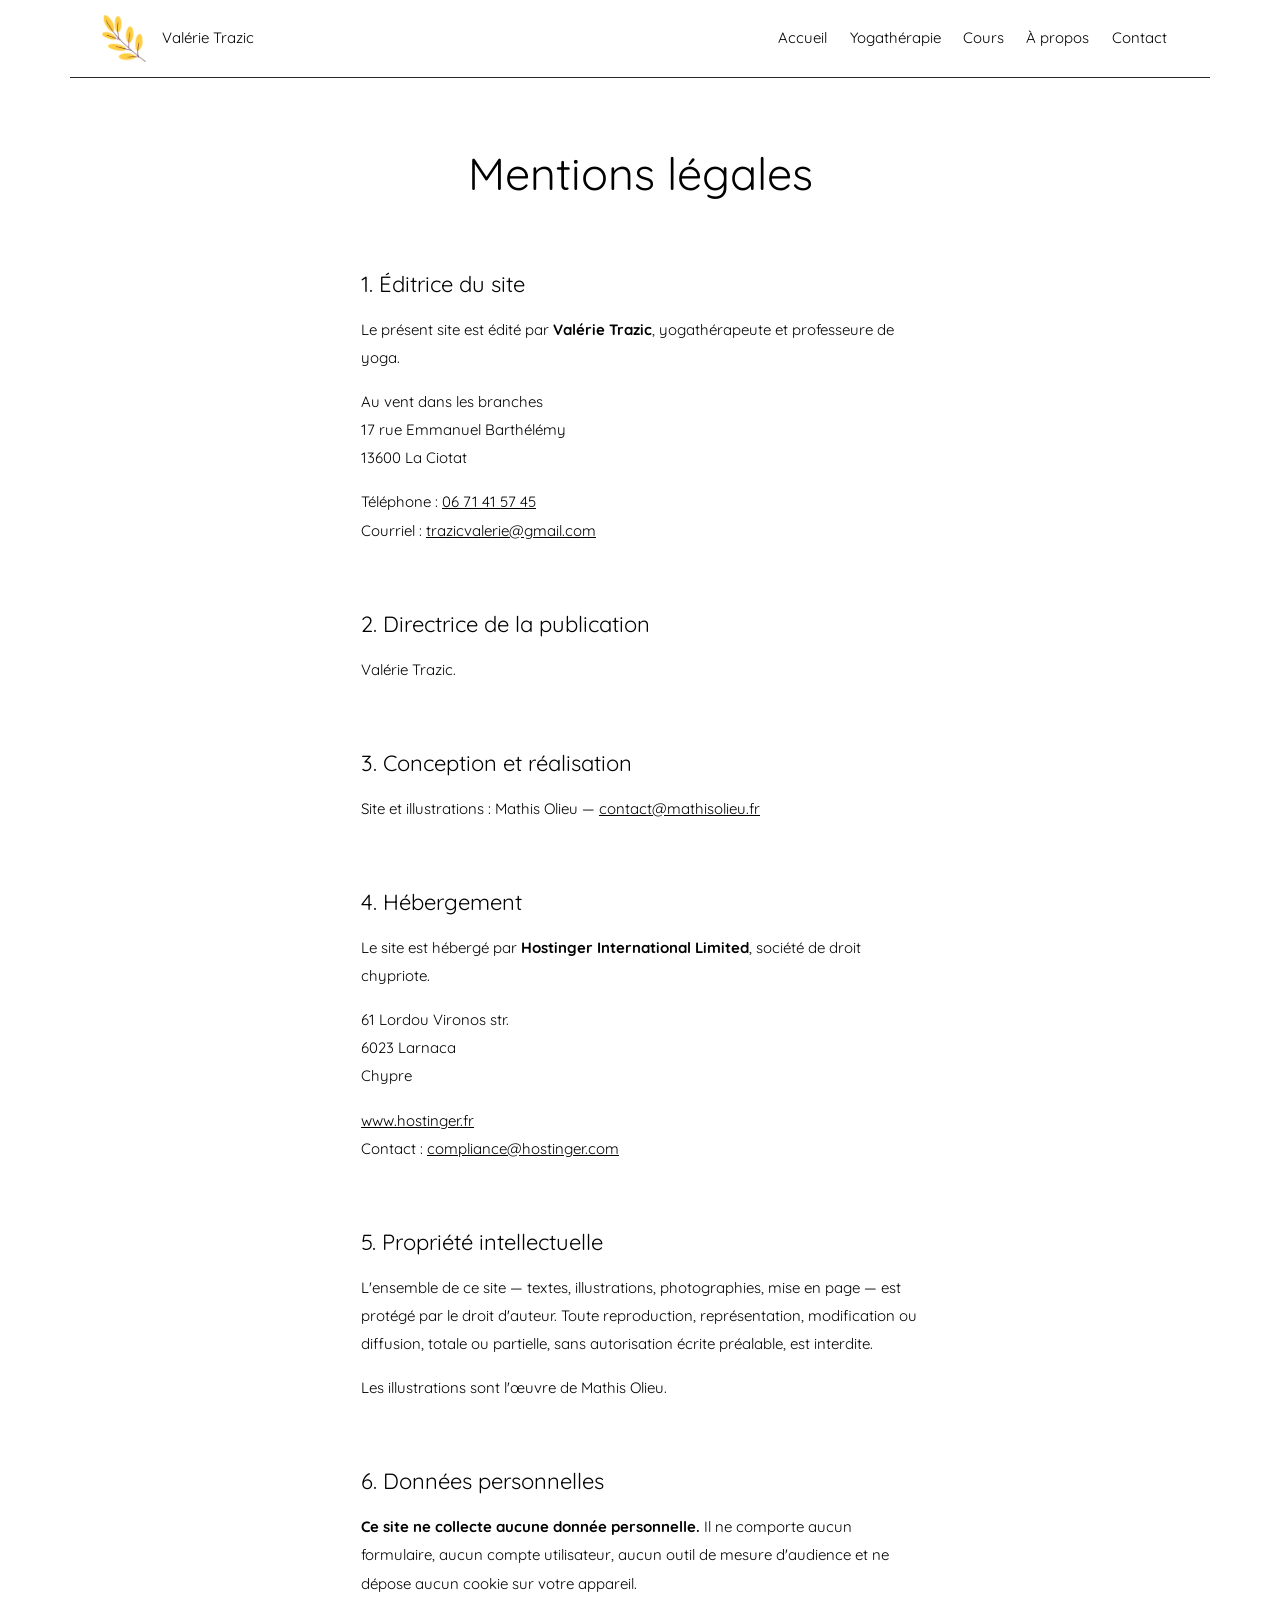
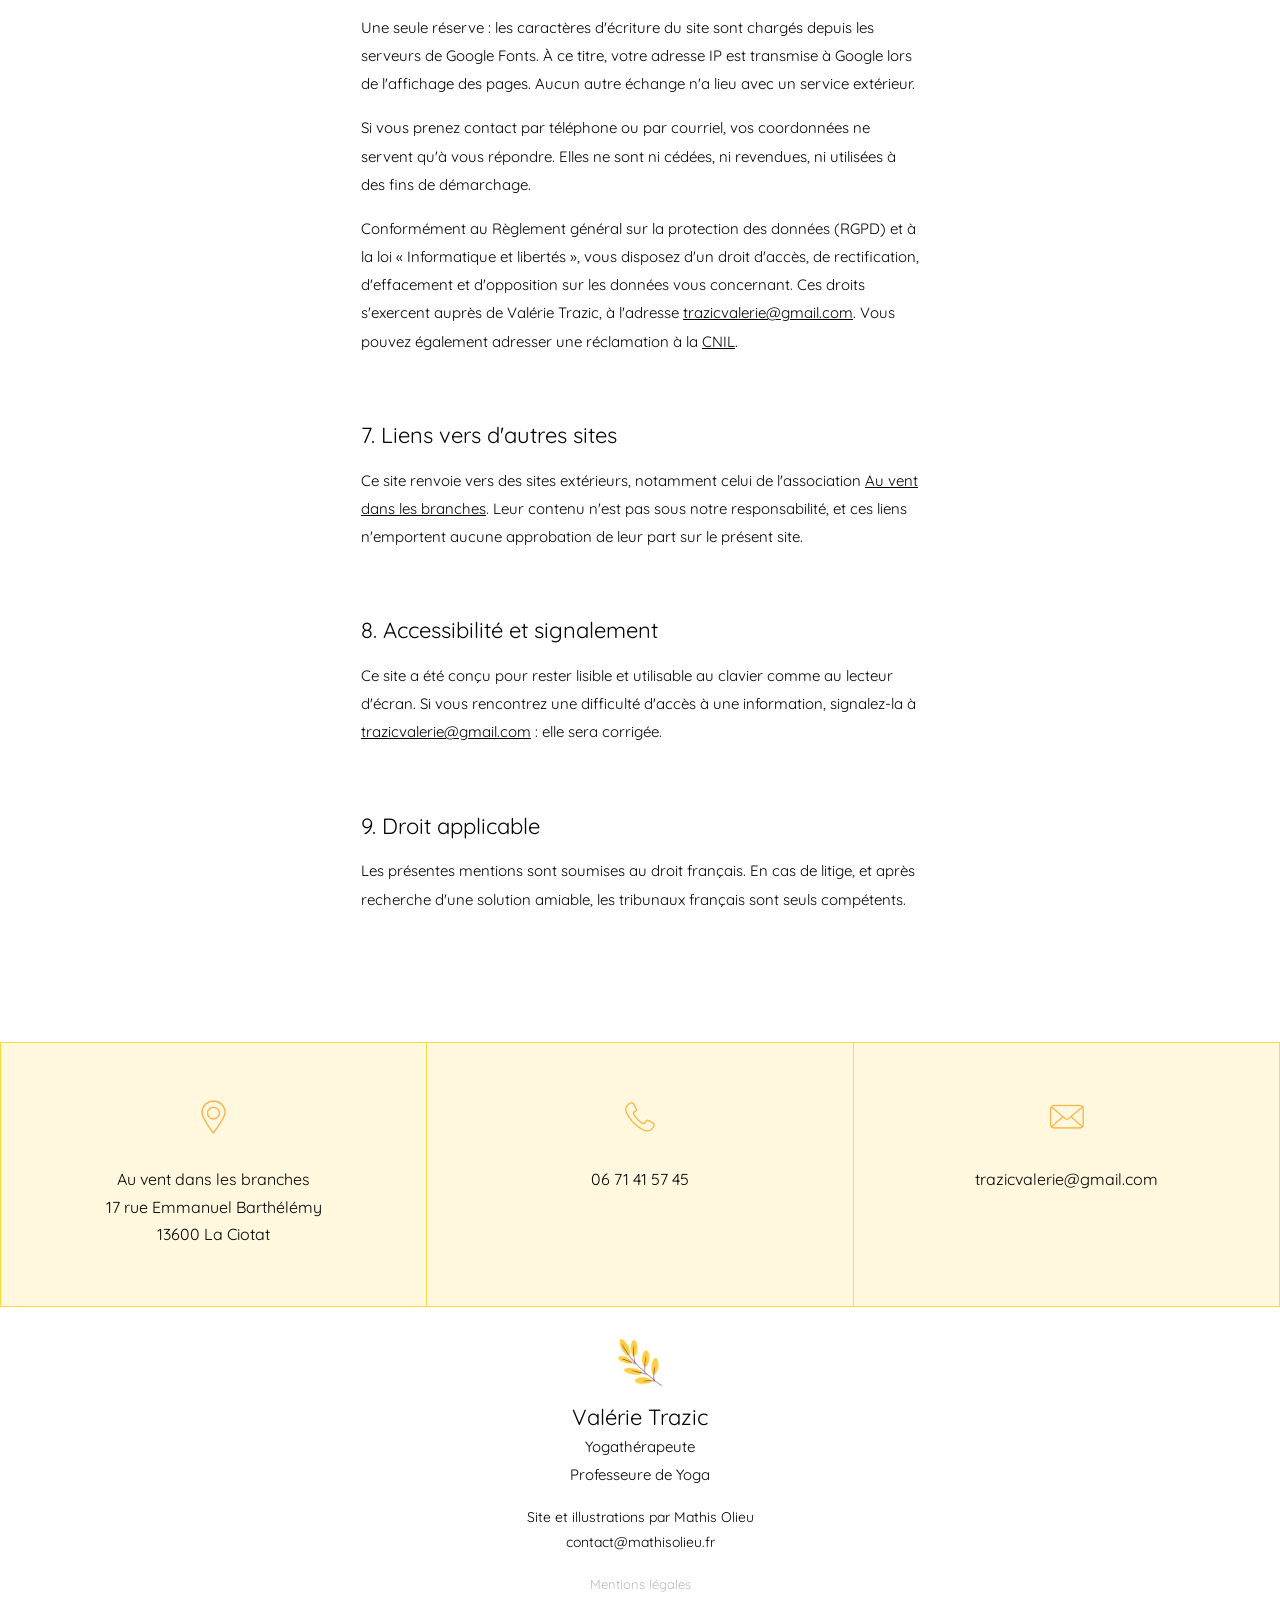
<file: mentions-legales.html>
<!DOCTYPE html>
<html lang="fr">
<head>
  <meta charset="UTF-8">
  <meta name="viewport" content="width=device-width, initial-scale=1.0">

  <title>Mentions légales — Valérie Trazic</title>
  <meta name="description" content="Mentions légales du site de Valérie Trazic, yogathérapeute et professeure de yoga à La Ciotat.">

  <!-- Cette page n'a pas vocation à être partagée : on demande simplement
       aux moteurs de recherche de ne pas l'indexer, tout en les laissant
       suivre ses liens. -->
  <meta name="robots" content="noindex, follow">

  <!-- Icône du site, dérivée de la branche.
       Le format 180 px est celui d'iOS : il a un fond crème parce qu'iOS
       remplace la transparence par du noir. -->
  <link rel="icon" href="images/favicon-32.png" sizes="32x32">
  <link rel="icon" href="images/favicon-512.png" sizes="512x512">
  <link rel="apple-touch-icon" href="images/favicon-180.png">

  <!-- Le site d'origine n'utilise que Quicksand, titres comme corps de texte. -->
  <link rel="preconnect" href="https://fonts.googleapis.com">
  <link rel="preconnect" href="https://fonts.gstatic.com" crossorigin>
  <link href="https://fonts.googleapis.com/css2?family=Quicksand:wght@400;500;600;700&display=swap" rel="stylesheet">

  <!-- style.css : design system + éléments communs.
       page-interieure.css : gabarit des pages autres que l'accueil.
       mentions-legales.css : la mise en page du texte de loi. -->
  <link rel="stylesheet" href="css/style.css">
  <link rel="stylesheet" href="css/page-interieure.css">
  <link rel="stylesheet" href="css/mentions-legales.css">
</head>

<body>

  <!-- ======================================================================
       EN-TÊTE — identique sur les 7 pages du site.
       Pour le modifier, il faut le faire dans chaque fichier HTML.
       Sur la page courante, le lien porte : c'est lui
       qui déclenche le grisé.
       ====================================================================== -->
  <header class="entete">
    <div class="conteneur entete__interieur">

      <a href="index.html" class="entete__marque">
        <img class="entete__branche" src="images/branche.png" alt="" aria-hidden="true" width="400" height="430">
        <span class="entete__nom">Valérie Trazic</span>
      </a>

      <nav class="nav" aria-label="Navigation principale">

        <button class="nav__burger" type="button" aria-expanded="false" aria-controls="menu-principal">
          <span></span>
          <span></span>
          <span></span>
          <span class="lecteur-ecran-seulement">Ouvrir le menu</span>
        </button>

        <ul class="nav__liste" id="menu-principal">

          <li><a class="nav__lien" href="index.html">Accueil</a></li>

          <li><a class="nav__lien" href="yogatherapie.html">Yogathérapie</a></li>

          <!-- « Cours » n'est pas une page : c'est l'intitulé d'un groupe.
               C'est donc un <button>, pas un <a> — il n'y a nulle part où
               aller. Sur mobile, le CSS le transforme en simple intertitre
               et déplie la liste en permanence. -->
          <li class="nav__deroulant">
            <button class="nav__lien nav__bascule" type="button" aria-expanded="false" aria-controls="sous-menu-cours">Cours</button>

            <ul class="nav__sous-menu" id="sous-menu-cours">
              <li><a class="nav__sous-lien" href="cours-adultes.html">Cours adultes</a></li>
              <li><a class="nav__sous-lien" href="cours-enfants.html">Cours enfants</a></li>
              <li><a class="nav__sous-lien" href="cours-parents-enfants.html">Cours parents / enfants</a></li>
              <li><a class="nav__sous-lien" href="yoga-adapte-sante.html">Yoga Adapté Santé</a></li>
            </ul>
          </li>

          <li><a class="nav__lien" href="a-propos.html">À propos</a></li>

          <!-- « Contact » n'est pas une page non plus : c'est une ancre vers
               le bandeau de coordonnées, qui porte id="contact". -->
          <li><a class="nav__lien" href="#contact">Contact</a></li>

        </ul>

      </nav>

    </div>
  </header>



  <main>

    <section class="conteneur section" aria-labelledby="titre-page">

      <h1 class="section__titre section__titre--centre" id="titre-page">Mentions légales</h1>

      <div class="bloc-texte bloc-texte--centre legal">

        <h2 class="legal__titre">1. Éditrice du site</h2>
        <p>
          Le présent site est édité par <strong>Valérie Trazic</strong>, yogathérapeute et
          professeure de yoga.
        </p>
        <address class="legal__adresse">
          Au vent dans les branches<br>
          17 rue Emmanuel Barthélémy<br>
          13600 La Ciotat
        </address>
        <p>
          Téléphone : <a href="tel:+33671415745">06 71 41 57 45</a><br>
          Courriel : <a href="mailto:trazicvalerie@gmail.com">trazicvalerie@gmail.com</a>
        </p>

        <h2 class="legal__titre">2. Directrice de la publication</h2>
        <p>Valérie Trazic.</p>

        <h2 class="legal__titre">3. Conception et réalisation</h2>
        <p>
          Site et illustrations : Mathis Olieu —
          <a href="mailto:contact@mathisolieu.fr">contact@mathisolieu.fr</a>
        </p>

        <h2 class="legal__titre">4. Hébergement</h2>
        <p>
          Le site est hébergé par <strong>Hostinger International Limited</strong>,
          société de droit chypriote.
        </p>
        <address class="legal__adresse">
          61 Lordou Vironos str.<br>
          6023 Larnaca<br>
          Chypre
        </address>
        <p>
          <a href="https://www.hostinger.fr" target="_blank" rel="noopener">www.hostinger.fr<span class="lecteur-ecran-seulement"> (nouvelle fenêtre)</span></a><br>
          Contact : <a href="mailto:compliance@hostinger.com">compliance@hostinger.com</a>
        </p>

        <h2 class="legal__titre">5. Propriété intellectuelle</h2>
        <p>
          L'ensemble de ce site — textes, illustrations, photographies, mise en page —
          est protégé par le droit d'auteur. Toute reproduction, représentation,
          modification ou diffusion, totale ou partielle, sans autorisation écrite
          préalable, est interdite.
        </p>
        <p>
          Les illustrations sont l'œuvre de Mathis Olieu.
        </p>
        <h2 class="legal__titre">6. Données personnelles</h2>
        <p>
          <strong>Ce site ne collecte aucune donnée personnelle.</strong> Il ne comporte
          aucun formulaire, aucun compte utilisateur, aucun outil de mesure d'audience et
          ne dépose aucun cookie sur votre appareil.
        </p>
        <p>
          Une seule réserve : les caractères d'écriture du site sont chargés depuis les
          serveurs de Google Fonts. À ce titre, votre adresse IP est transmise à Google
          lors de l'affichage des pages. Aucun autre échange n'a lieu avec un service
          extérieur.
        </p>
        <p>
          Si vous prenez contact par téléphone ou par courriel, vos coordonnées ne servent
          qu'à vous répondre. Elles ne sont ni cédées, ni revendues, ni utilisées à des
          fins de démarchage.
        </p>
        <p>
          Conformément au Règlement général sur la protection des données (RGPD) et à la
          loi « Informatique et libertés », vous disposez d'un droit d'accès, de
          rectification, d'effacement et d'opposition sur les données vous concernant. Ces
          droits s'exercent auprès de Valérie Trazic, à l'adresse
          <a href="mailto:trazicvalerie@gmail.com">trazicvalerie@gmail.com</a>. Vous
          pouvez également adresser une réclamation à la
          <a href="https://www.cnil.fr" target="_blank" rel="noopener">CNIL<span class="lecteur-ecran-seulement"> (nouvelle fenêtre)</span></a>.
        </p>

        <h2 class="legal__titre">7. Liens vers d'autres sites</h2>
        <p>
          Ce site renvoie vers des sites extérieurs, notamment celui de l'association
          <a href="https://auventdanslesbranches.fr" target="_blank" rel="noopener">Au vent dans les branches<span class="lecteur-ecran-seulement"> (nouvelle fenêtre)</span></a>.
          Leur contenu n'est pas sous notre responsabilité, et ces liens n'emportent
          aucune approbation de leur part sur le présent site.
        </p>

        <h2 class="legal__titre">8. Accessibilité et signalement</h2>
        <p>
          Ce site a été conçu pour rester lisible et utilisable au clavier comme au
          lecteur d'écran. Si vous rencontrez une difficulté d'accès à une information,
          signalez-la à
          <a href="mailto:trazicvalerie@gmail.com">trazicvalerie@gmail.com</a> : elle sera
          corrigée.
        </p>

        <h2 class="legal__titre">9. Droit applicable</h2>
        <p>
          Les présentes mentions sont soumises au droit français. En cas de litige, et
          après recherche d'une solution amiable, les tribunaux français sont seuls
          compétents.
        </p>

      </div>

    </section>

  </main>


  <!-- ======================================================================
       BANDEAU CONTACT — identique sur les 7 pages.
       Il porte id="contact" : c'est la cible de l'entrée « Contact » du menu.
       Les filets jaunes entre les cellules ne sont pas des bordures : c'est
       le fond jaune du bandeau qui apparaît dans les fentes de 1 px.
       ====================================================================== -->
  <section class="bandeau-contact" id="contact" aria-label="Coordonnées">
    <div class="bandeau-contact__grille">

      <div class="bandeau-contact__cellule">
        <img class="bandeau-contact__icone" src="images/icone-lieu.webp" alt="" aria-hidden="true" width="88" height="120" loading="lazy">
        <address class="bandeau-contact__texte">
          <a href="https://auventdanslesbranches.fr" target="_blank" rel="noopener">Au vent dans les branches<span class="lecteur-ecran-seulement"> (nouvelle fenêtre)</span></a><br>
          17 rue Emmanuel Barthélémy<br>
          13600 La Ciotat
        </address>
      </div>

      <div class="bandeau-contact__cellule">
        <img class="bandeau-contact__icone" src="images/icone-telephone.webp" alt="" aria-hidden="true" width="118" height="120" loading="lazy">
        <p class="bandeau-contact__texte">
          <a href="tel:+33671415745">06 71 41 57 45</a>
        </p>
      </div>

      <div class="bandeau-contact__cellule">
        <img class="bandeau-contact__icone" src="images/icone-mail.webp" alt="" aria-hidden="true" width="125" height="120" loading="lazy">
        <p class="bandeau-contact__texte">
          <a href="mailto:trazicvalerie@gmail.com">trazicvalerie@gmail.com</a>
        </p>
      </div>

    </div>
  </section>


  <!-- ======================================================================
       PIED DE PAGE — identique sur les 7 pages. Fond blanc, tout centré.
       ====================================================================== -->
  <footer class="pied">
    <div class="conteneur">

      <img class="pied__branche" src="images/branche.png" alt="" aria-hidden="true" width="400" height="430" loading="lazy">

      <p class="pied__nom">Valérie Trazic</p>
      <p class="pied__role">
        Yogathérapeute<br>
        Professeure de Yoga
      </p>

      <p class="pied__credit">
        Site et illustrations par Mathis Olieu<br>
        <a href="mailto:contact@mathisolieu.fr">contact@mathisolieu.fr</a>
      </p>

      <p class="pied__legal">
        <a href="mentions-legales.html">Mentions légales</a>
      </p>

    </div>
  </footer>


  <script src="js/menu.js"></script>

</body>
</html>
</file>
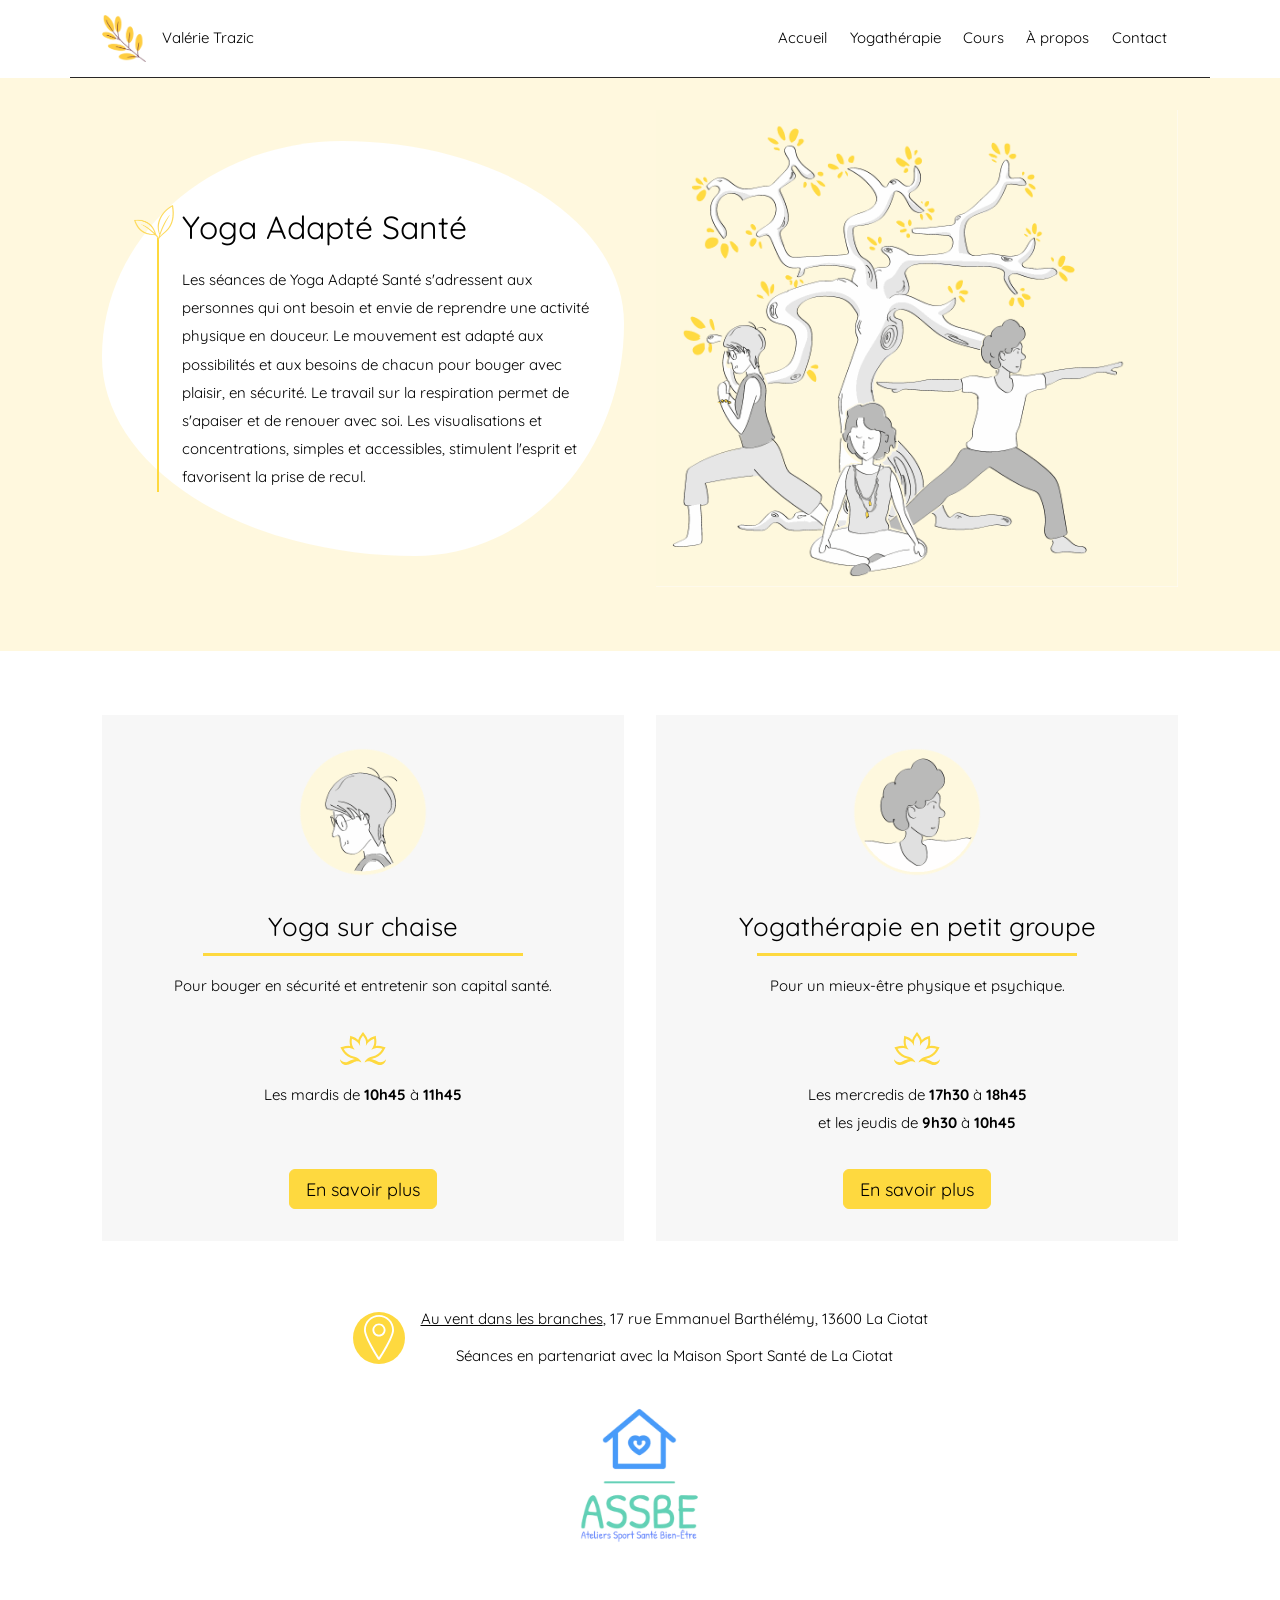
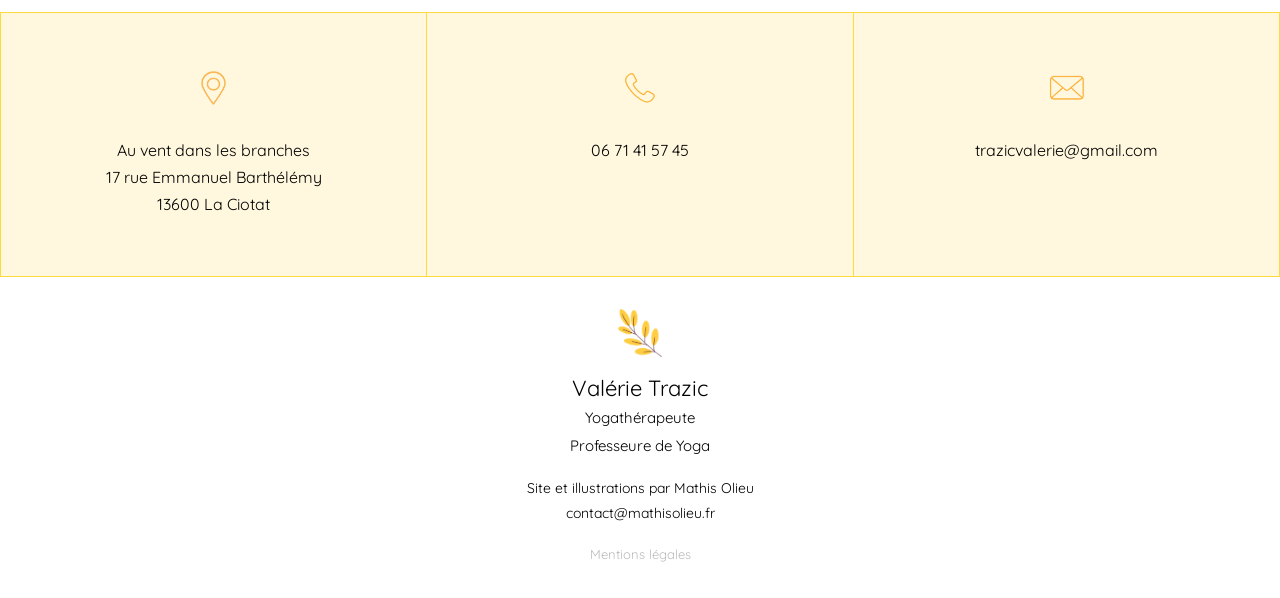
<file: yoga-adapte-sante.html>
<!DOCTYPE html>
<html lang="fr">
<head>
  <meta charset="UTF-8">
  <meta name="viewport" content="width=device-width, initial-scale=1.0">

  <title>Yoga Adapté Santé — Valérie Trazic, professeure de yoga à La Ciotat</title>
  <meta name="description" content="Yoga Adapté Santé à La Ciotat : yogathérapie en petit groupe et yoga sur chaise, pour reprendre une activité physique en douceur, avec la Maison Sport Santé.">

  <!-- Adresse officielle de la page pour Google. -->
  <link rel="canonical" href="https://trazicvalerie.fr/yoga-adapte-sante.html">

  <!-- Aperçu lors d'un partage sur WhatsApp, Facebook, Messenger…
       og:url et og:image doivent rester des adresses ABSOLUES. Une adresse
       relative ne fonctionne pas ici : le réseau social lit ces balises depuis
       ses propres serveurs et ne saurait pas d'où partir. Elles pointent donc
       vers trazicvalerie.fr, et l'aperçu n'apparaîtra qu'une fois le site en
       ligne à cette adresse.

       L'image de partage est la MÊME sur toutes les pages : elle annonce la
       personne, pas la page. Ses dimensions sont déclarées explicitement pour
       que les messageries affichent le grand aperçu plutôt qu'une vignette
       carrée. -->
  <meta property="og:type" content="website">
  <meta property="og:site_name" content="Valérie Trazic">
  <meta property="og:locale" content="fr_FR">
  <meta property="og:url" content="https://trazicvalerie.fr/yoga-adapte-sante.html">
  <meta property="og:title" content="Yoga Adapté Santé à La Ciotat">
  <meta property="og:description" content="Yoga Adapté Santé à La Ciotat : yogathérapie en petit groupe et yoga sur chaise, pour reprendre une activité physique en douceur, avec la Maison Sport Santé.">
  <meta property="og:image" content="https://trazicvalerie.fr/images/partage.png">
  <meta property="og:image:width" content="1200">
  <meta property="og:image:height" content="630">
  <meta property="og:image:alt" content="Valérie Trazic, yogathérapeute et professeure de yoga à La Ciotat">

  <!-- Sans cette ligne, certaines messageries se contentent d'une vignette. -->
  <meta name="twitter:card" content="summary_large_image">

  <!-- Icône du site, dérivée de la branche.
       Le format 180 px est celui d'iOS : il a un fond crème parce qu'iOS
       remplace la transparence par du noir. -->
  <link rel="icon" href="images/favicon-32.png" sizes="32x32">
  <link rel="icon" href="images/favicon-512.png" sizes="512x512">
  <link rel="apple-touch-icon" href="images/favicon-180.png">

  <!-- Le site d'origine n'utilise que Quicksand, titres comme corps de texte. -->
  <link rel="preconnect" href="https://fonts.googleapis.com">
  <link rel="preconnect" href="https://fonts.gstatic.com" crossorigin>
  <link href="https://fonts.googleapis.com/css2?family=Quicksand:wght@400;500;600;700&display=swap" rel="stylesheet">

  <!-- style.css : design system + éléments communs.
       page-interieure.css : gabarit des six pages autres que l'accueil.
       yoga-adapte-sante.css : les blocs propres à cette page. -->
  <link rel="stylesheet" href="css/style.css">
  <link rel="stylesheet" href="css/page-interieure.css">
  <link rel="stylesheet" href="css/yoga-adapte-sante.css">
</head>

<body>

  <!-- ======================================================================
       EN-TÊTE — identique sur les 7 pages du site.
       Pour le modifier, il faut le faire dans chaque fichier HTML.
       Sur la page courante, le lien porte aria-current="page" : c'est lui
       qui déclenche le grisé.
       ====================================================================== -->
  <header class="entete">
    <div class="conteneur entete__interieur">

      <a href="index.html" class="entete__marque">
        <img class="entete__branche" src="images/branche.png" alt="" aria-hidden="true" width="400" height="430">
        <span class="entete__nom">Valérie Trazic</span>
      </a>

      <nav class="nav" aria-label="Navigation principale">

        <button class="nav__burger" type="button" aria-expanded="false" aria-controls="menu-principal">
          <span></span>
          <span></span>
          <span></span>
          <span class="lecteur-ecran-seulement">Ouvrir le menu</span>
        </button>

        <ul class="nav__liste" id="menu-principal">

          <li><a class="nav__lien" href="index.html">Accueil</a></li>

          <li><a class="nav__lien" href="yogatherapie.html">Yogathérapie</a></li>

          <!-- « Cours » n'est pas une page : c'est l'intitulé d'un groupe.
               C'est donc un <button>, pas un <a> — il n'y a nulle part où
               aller. Sur mobile, le CSS le transforme en simple intertitre
               et déplie la liste en permanence. -->
          <li class="nav__deroulant">
            <button class="nav__lien nav__bascule" type="button" aria-expanded="false" aria-controls="sous-menu-cours">Cours</button>

            <ul class="nav__sous-menu" id="sous-menu-cours">
              <li><a class="nav__sous-lien" href="cours-adultes.html">Cours adultes</a></li>
              <li><a class="nav__sous-lien" href="cours-enfants.html">Cours enfants</a></li>
              <li><a class="nav__sous-lien" href="cours-parents-enfants.html">Cours parents / enfants</a></li>
              <li><a class="nav__sous-lien" href="yoga-adapte-sante.html" aria-current="page">Yoga Adapté Santé</a></li>
            </ul>
          </li>

          <li><a class="nav__lien" href="a-propos.html">À propos</a></li>

          <!-- « Contact » n'est pas une page non plus : c'est une ancre vers
               le bandeau de coordonnées, qui porte id="contact". -->
          <li><a class="nav__lien" href="#contact">Contact</a></li>

        </ul>

      </nav>

    </div>
  </header>



  <main>

    <!-- ====================================================================
         1. BANDEAU DE TITRE
         Comme sur les trois pages de cours : deux colonnes, le texte dans une
         bulle blanche à gauche, l'illustration à droite. Le site d'origine
         posait la bulle SUR l'illustration, et à droite.
         Le crème court sur toute la largeur de l'écran, derrière la section,
         parce que c'est aussi le fond de l'illustration : les deux se
         rejoignent sans que le raccord se voie.
         ==================================================================== -->
    <div class="zone-creme">
      <section class="conteneur hero-page">

        <!-- La bulle et le trait à feuille sont deux enveloppes distinctes :
             chacune a son propre retrait à gauche, et une seule balise ne peut
             pas porter deux marges intérieures différentes du même côté. -->
        <div class="hero-page__texte bulle">
          <div class="trait-feuille">
            <img class="trait-feuille__feuille" src="images/feuille-trait.png" alt="" aria-hidden="true" width="160" height="138">
            <h1 class="bulle__titre">Yoga Adapté Santé</h1>
            <p class="bulle__texte">
              Les séances de Yoga Adapté Santé s'adressent aux personnes qui ont besoin
              et envie de reprendre une activité physique en douceur. Le mouvement est
              adapté aux possibilités et aux besoins de chacun pour bouger avec plaisir,
              en sécurité. Le travail sur la respiration permet de s'apaiser et de
              renouer avec soi. Les visualisations et concentrations, simples et
              accessibles, stimulent l'esprit et favorisent la prise de recul.
            </p>
          </div>
        </div>

        <div class="hero-page__illustration">
          <img src="images/yoga-adapte.png" alt="Trois personnes en postures de yoga au pied d'un arbre" width="1292" height="1046">
        </div>

      </section>
    </div>


    <!-- ====================================================================
         2. LES DEUX SÉANCES
         Deux panneaux gris côte à côte. Ils n'ont pas de titre de section :
         sur le site d'origine, ils suivent directement le bandeau. Le bloc
         porte donc un aria-label, seul moyen de le nommer pour un lecteur
         d'écran sans titre visible.
         ==================================================================== -->
    <section class="conteneur section" id="seances" aria-label="Les deux séances proposées">

      <ul class="cartes-sante">

        <li class="carte-sante">
          <img class="carte-sante__portrait" src="images/yoga-adapte-1.png" alt="" aria-hidden="true" width="300" height="300" loading="lazy">
          <h2 class="carte-sante__titre">Yoga sur chaise</h2>
          <span class="carte-sante__filet" aria-hidden="true"></span>
          <p class="carte-sante__texte">
            Pour bouger en sécurité et entretenir son capital santé.
          </p>
          <img class="carte-sante__lotus" src="images/lotus.svg" alt="" aria-hidden="true" width="46" height="33" loading="lazy">
          <p class="carte-sante__horaire">
            Les mardis de <strong>10h45</strong> à <strong>11h45</strong>
          </p>
          <p class="carte-sante__bouton">
            <a class="bouton" href="https://auventdanslesbranches.fr/yoga-sur-chaise.html" target="_blank" rel="noopener">
              En savoir plus<span class="lecteur-ecran-seulement"> sur le yoga sur chaise, sur le site d'Au vent dans les branches (nouvelle fenêtre)</span>
            </a>
          </p>
        </li>

        <li class="carte-sante">
          <img class="carte-sante__portrait" src="images/yoga-adapte-2.png" alt="" aria-hidden="true" width="300" height="300" loading="lazy">
          <h2 class="carte-sante__titre">Yogathérapie en petit groupe</h2>
          <span class="carte-sante__filet" aria-hidden="true"></span>
          <p class="carte-sante__texte">
            Pour un mieux-être physique et psychique.
          </p>
          <img class="carte-sante__lotus" src="images/lotus.svg" alt="" aria-hidden="true" width="46" height="33" loading="lazy">
          <p class="carte-sante__horaire">
            Les mercredis de <strong>17h30</strong> à <strong>18h45</strong><br>
            et les jeudis de <strong>9h30</strong> à <strong>10h45</strong>
          </p>
          <p class="carte-sante__bouton">
            <a class="bouton" href="https://auventdanslesbranches.fr/yogatherapie.html" target="_blank" rel="noopener">
              En savoir plus<span class="lecteur-ecran-seulement"> sur la yogathérapie en petit groupe, sur le site d'Au vent dans les branches (nouvelle fenêtre)</span>
            </a>
          </p>
        </li>

      </ul>

    </section>


    <!-- ====================================================================
         3. LIEU ET PARTENARIAT
         ==================================================================== -->
    <section class="conteneur section" id="lieu" aria-label="Lieu des séances et partenariat">

      <div class="lieu">

        <span class="lieu__picto">
          <img src="images/picto-lieu.svg" alt="" aria-hidden="true" width="40" height="37" loading="lazy">
        </span>

        <div>
          <address class="lieu__texte">
            <a href="https://auventdanslesbranches.fr" target="_blank" rel="noopener">Au vent dans les branches<span class="lecteur-ecran-seulement"> (nouvelle fenêtre)</span></a>,
            17 rue Emmanuel Barthélémy, 13600 La Ciotat
          </address>
          <p class="lieu__texte">
            Séances en partenariat avec la Maison Sport Santé de La Ciotat
          </p>
        </div>

      </div>

      <img class="logo-partenaire" src="images/logo-maison-sport-sante.webp" alt="Logo de l'ASSBE, Ateliers Sport Santé Bien-Être" width="480" height="480" loading="lazy">

    </section>

  </main>


  <!-- ======================================================================
       BANDEAU CONTACT — identique sur les 7 pages.
       Il porte id="contact" : c'est la cible de l'entrée « Contact » du menu.
       Les filets jaunes entre les cellules ne sont pas des bordures : c'est
       le fond jaune du bandeau qui apparaît dans les fentes de 1 px.
       ====================================================================== -->
  <section class="bandeau-contact" id="contact" aria-label="Coordonnées">
    <div class="bandeau-contact__grille">

      <div class="bandeau-contact__cellule">
        <img class="bandeau-contact__icone" src="images/icone-lieu.webp" alt="" aria-hidden="true" width="88" height="120" loading="lazy">
        <address class="bandeau-contact__texte">
          <a href="https://auventdanslesbranches.fr" target="_blank" rel="noopener">Au vent dans les branches<span class="lecteur-ecran-seulement"> (nouvelle fenêtre)</span></a><br>
          17 rue Emmanuel Barthélémy<br>
          13600 La Ciotat
        </address>
      </div>

      <div class="bandeau-contact__cellule">
        <img class="bandeau-contact__icone" src="images/icone-telephone.webp" alt="" aria-hidden="true" width="118" height="120" loading="lazy">
        <p class="bandeau-contact__texte">
          <a href="tel:+33671415745">06 71 41 57 45</a>
        </p>
      </div>

      <div class="bandeau-contact__cellule">
        <img class="bandeau-contact__icone" src="images/icone-mail.webp" alt="" aria-hidden="true" width="125" height="120" loading="lazy">
        <p class="bandeau-contact__texte">
          <a href="mailto:trazicvalerie@gmail.com">trazicvalerie@gmail.com</a>
        </p>
      </div>

    </div>
  </section>


  <!-- ======================================================================
       PIED DE PAGE — identique sur les 7 pages. Fond blanc, tout centré.
       ====================================================================== -->
  <footer class="pied">
    <div class="conteneur">

      <img class="pied__branche" src="images/branche.png" alt="" aria-hidden="true" width="400" height="430" loading="lazy">

      <p class="pied__nom">Valérie Trazic</p>
      <p class="pied__role">
        Yogathérapeute<br>
        Professeure de Yoga
      </p>

      <p class="pied__credit">
        Site et illustrations par Mathis Olieu<br>
        <a href="mailto:contact@mathisolieu.fr">contact@mathisolieu.fr</a>
      </p>

      <p class="pied__legal">
        <a href="mentions-legales.html">Mentions légales</a>
      </p>

    </div>
  </footer>


  <script src="js/menu.js"></script>

</body>
</html>
</file>
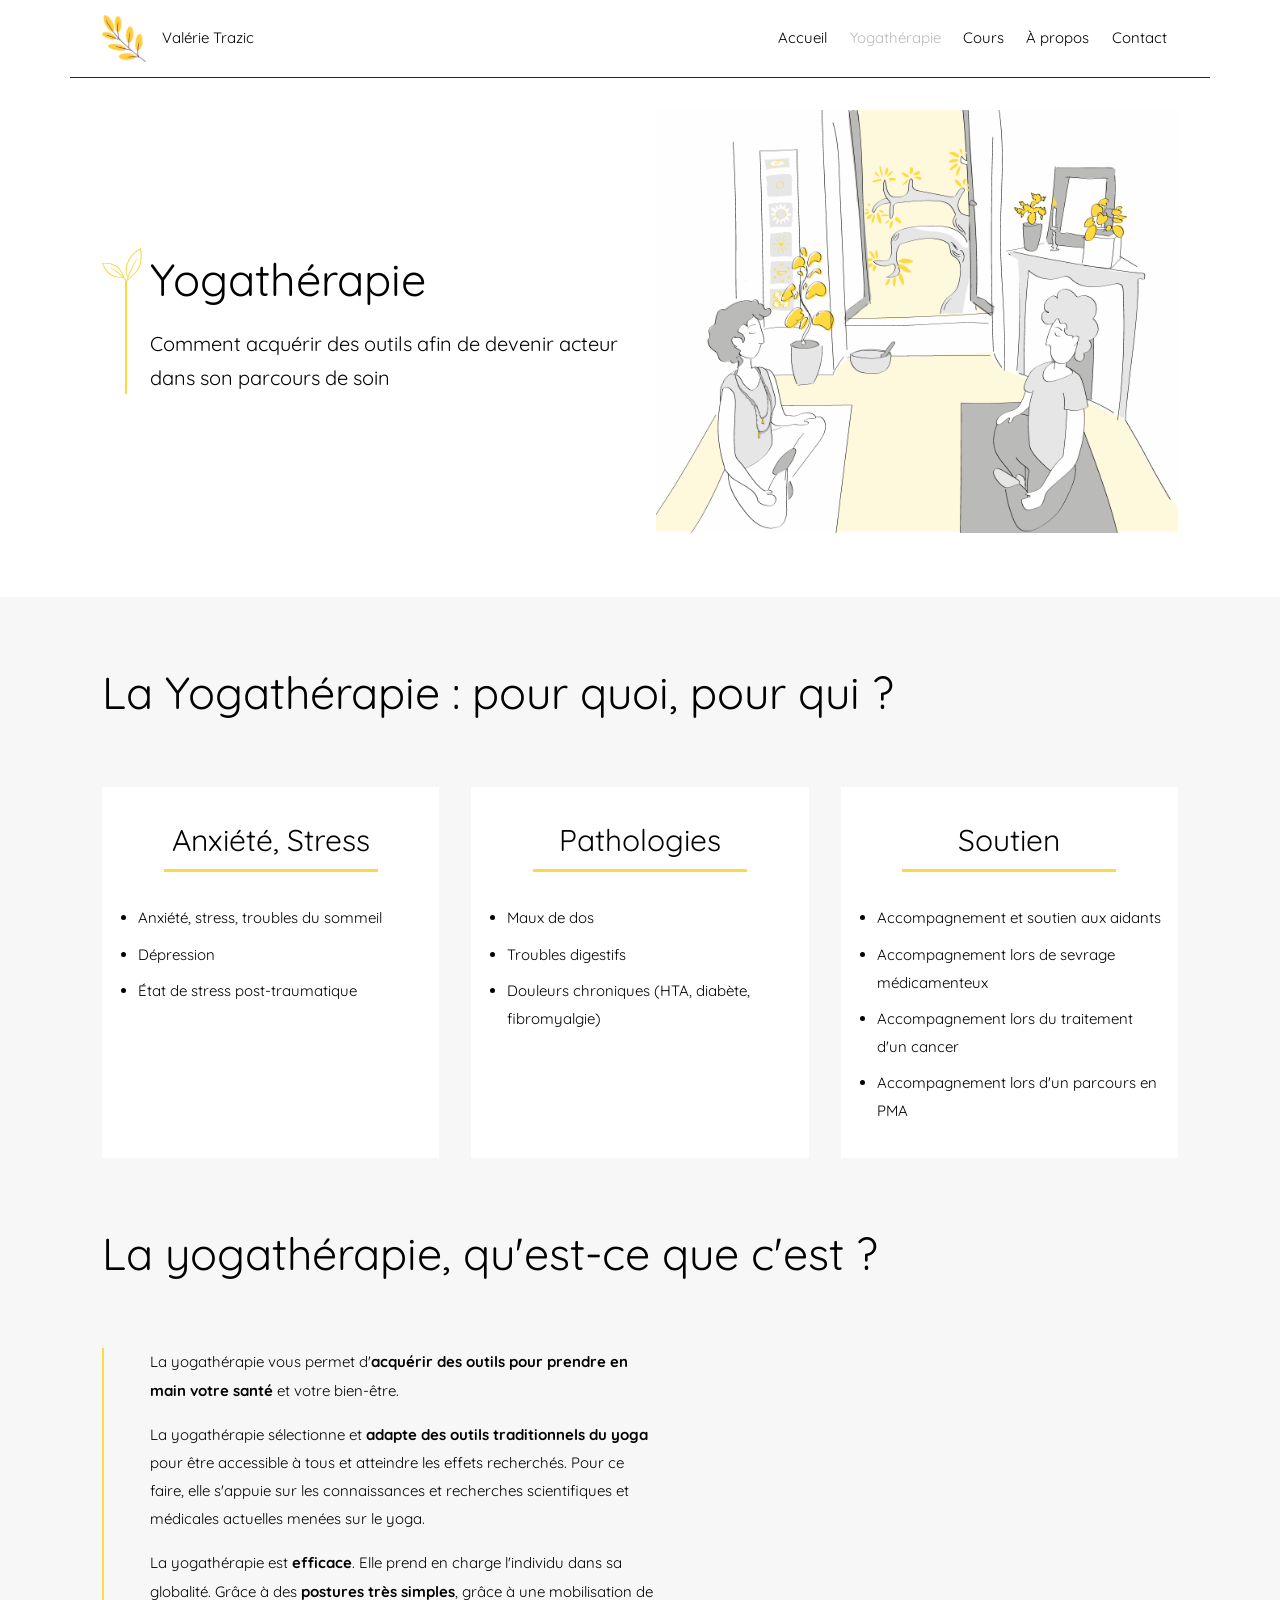
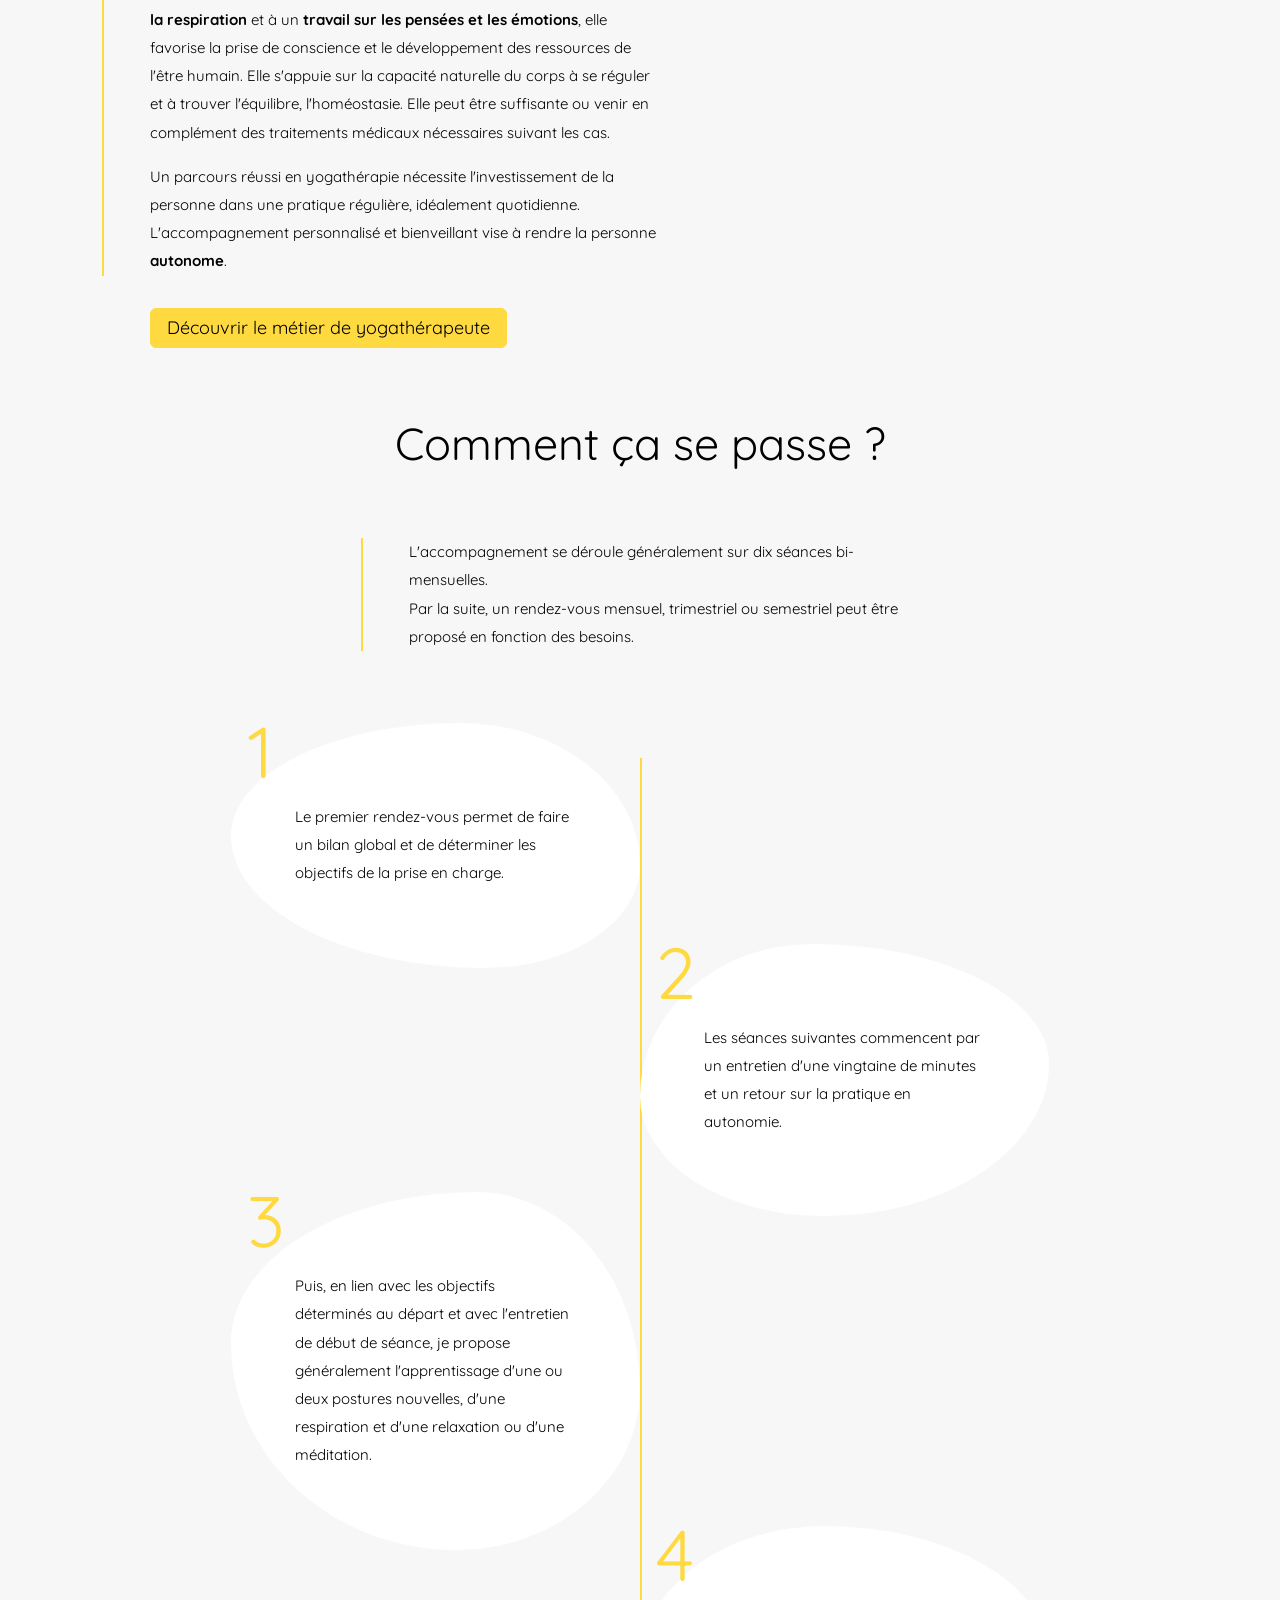
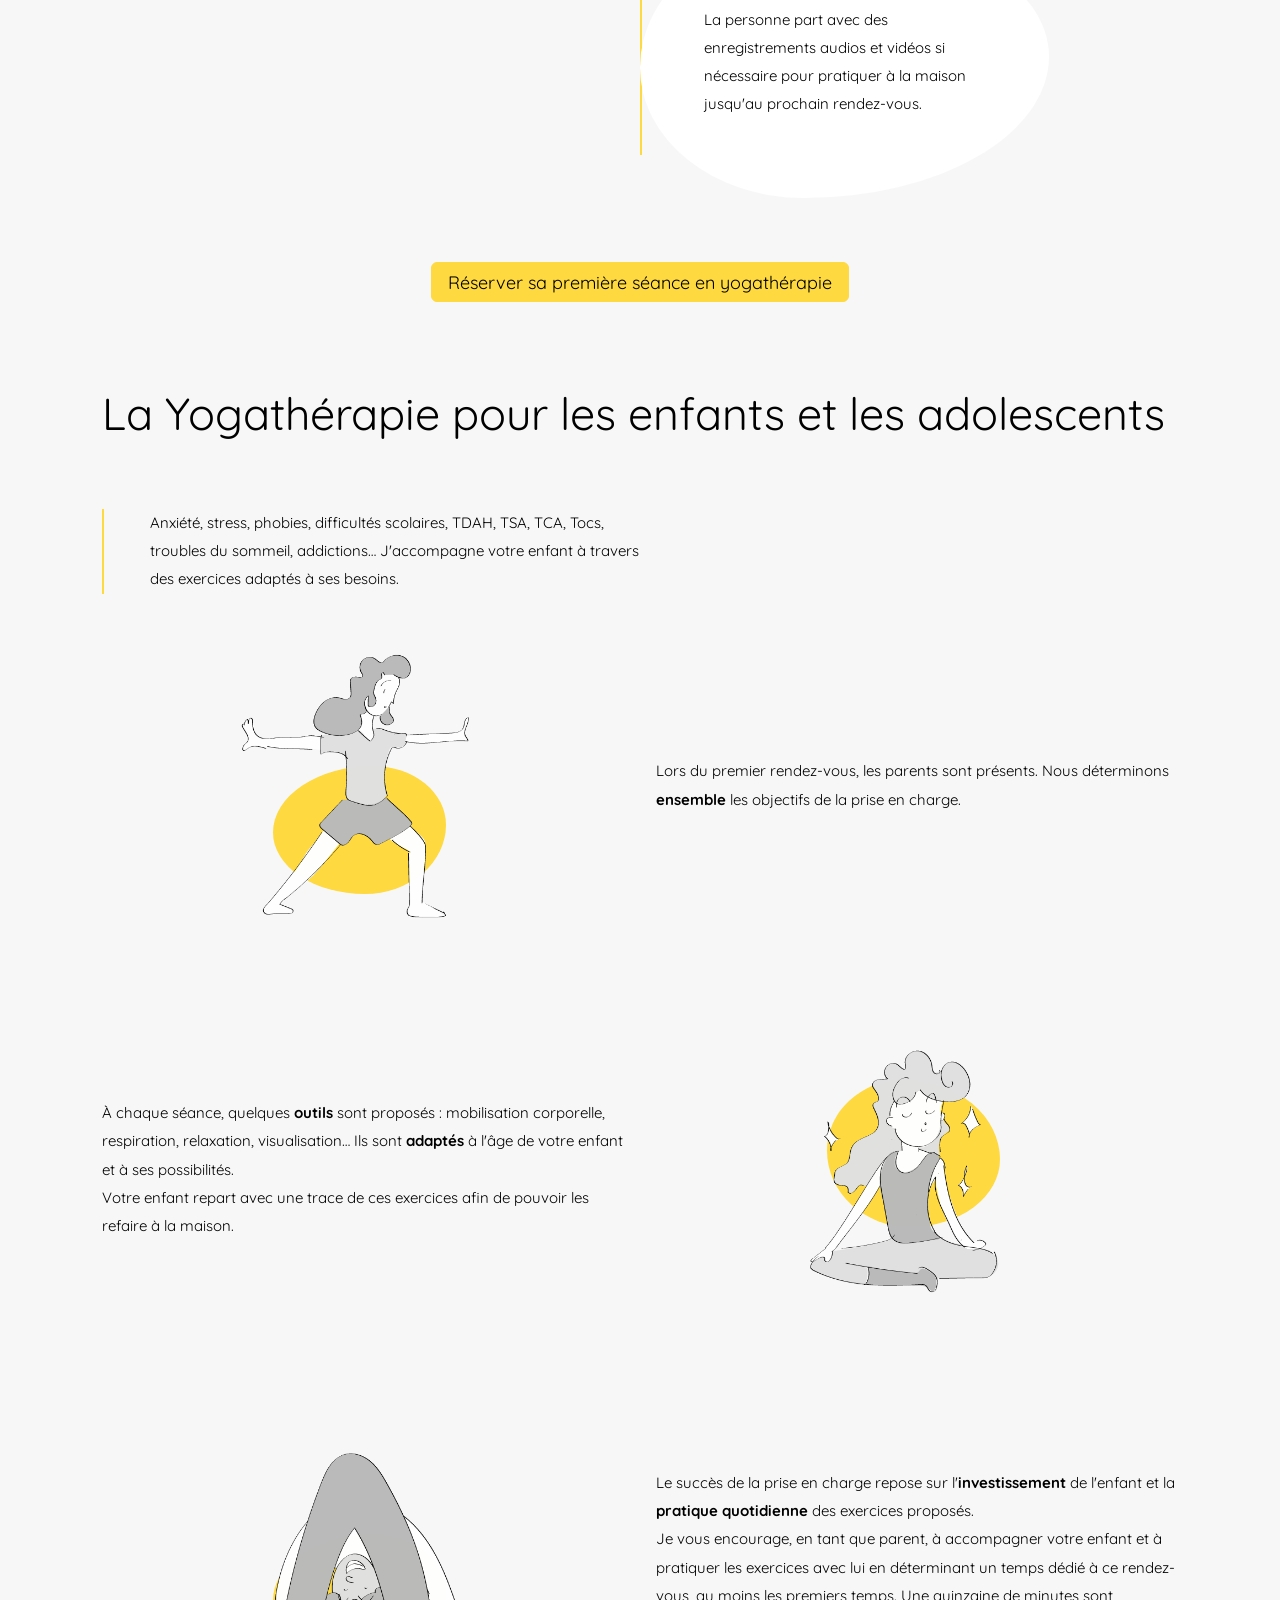
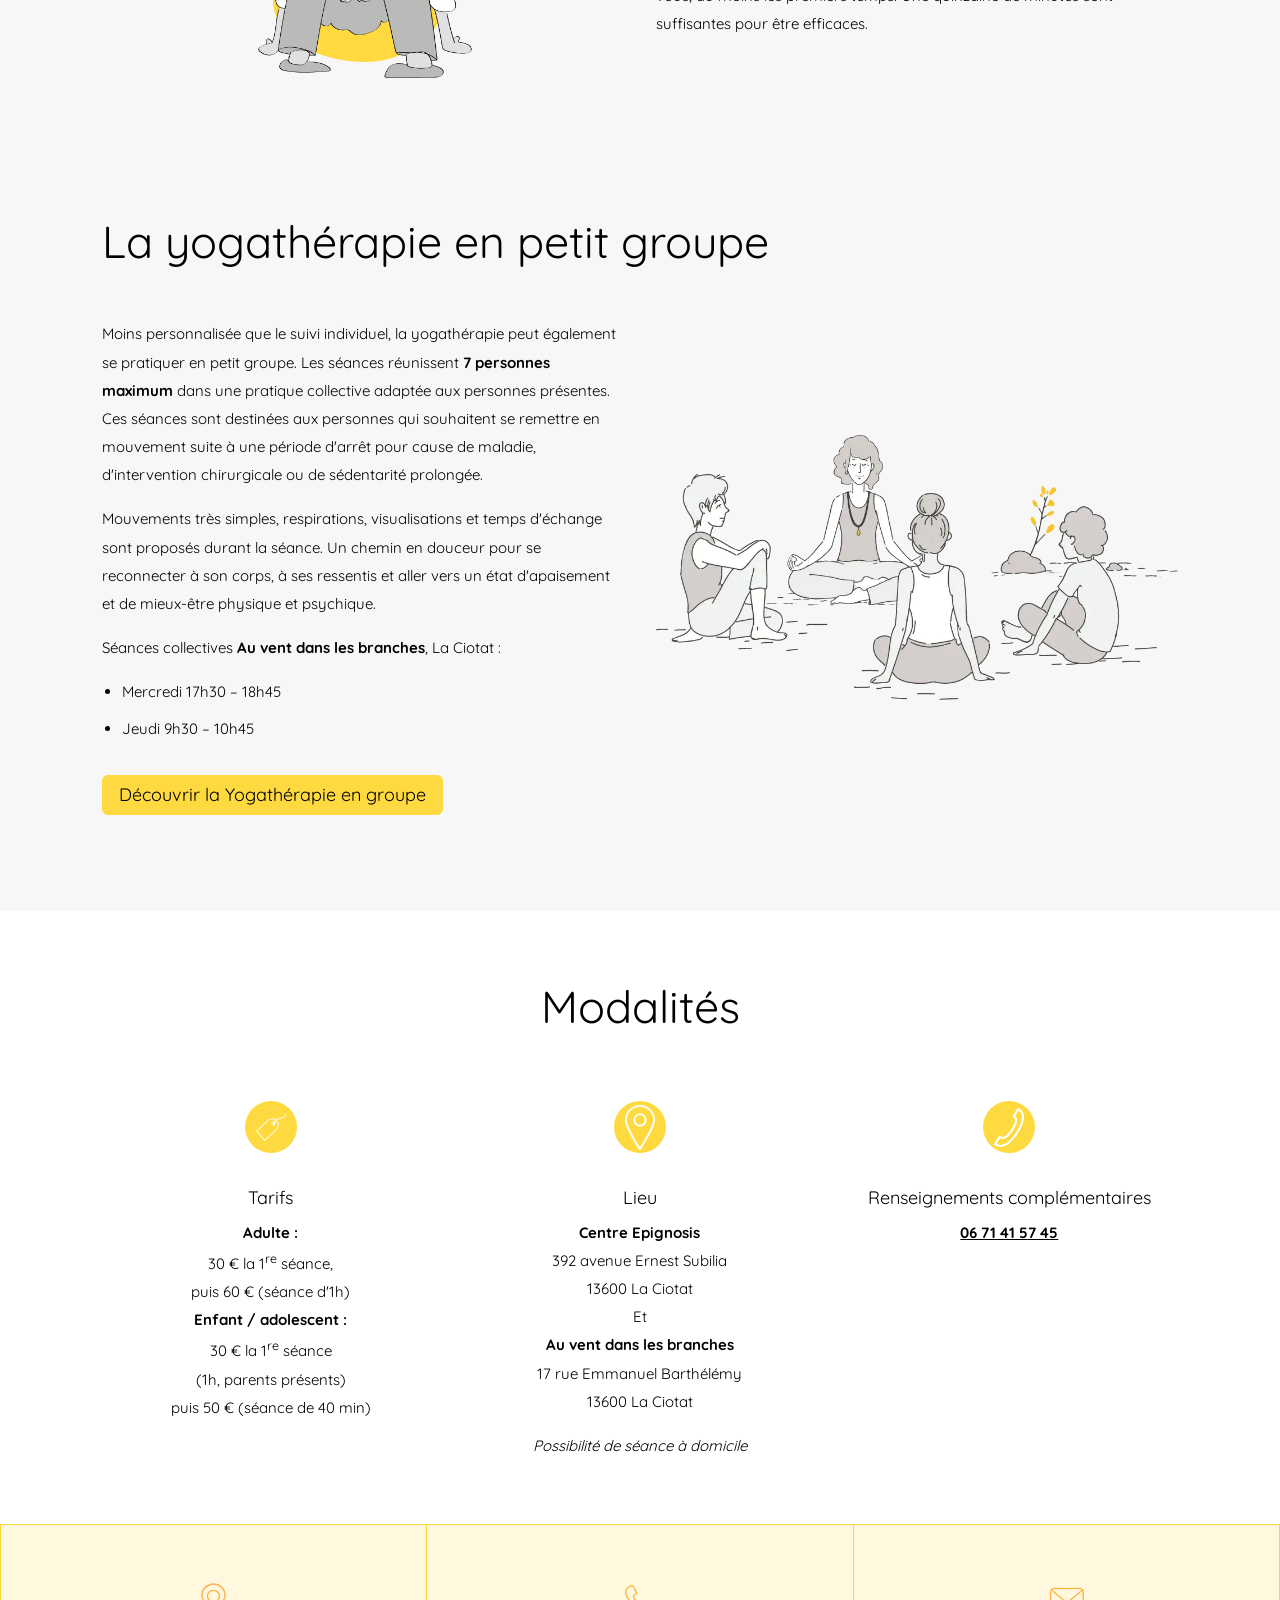
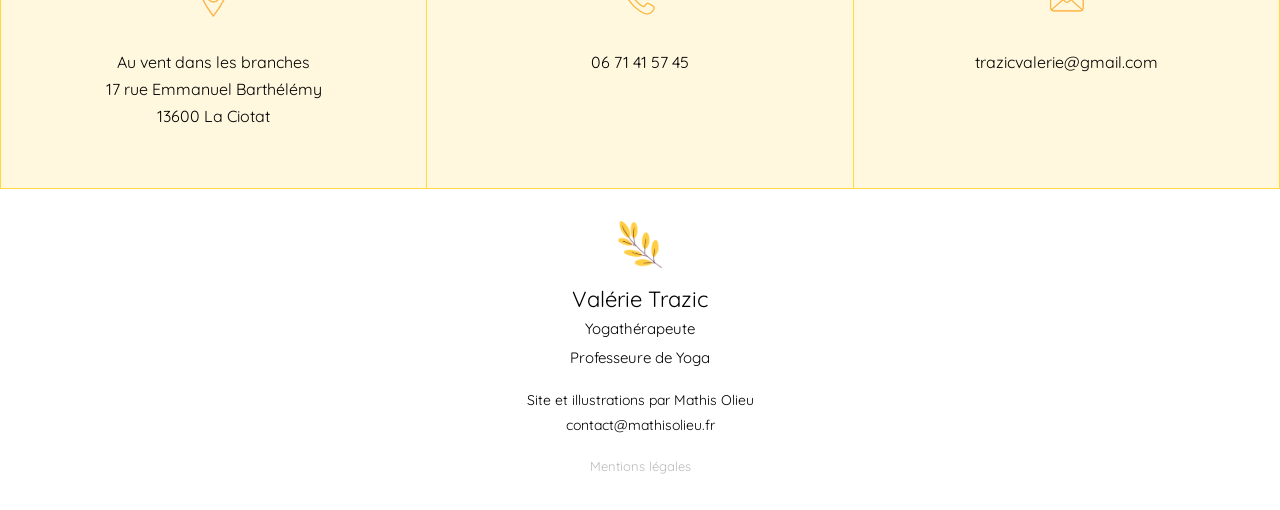
<file: yogatherapie.html>
<!DOCTYPE html>
<html lang="fr">
<head>
  <meta charset="UTF-8">
  <meta name="viewport" content="width=device-width, initial-scale=1.0">

  <title>Yogathérapie — Valérie Trazic, yogathérapeute à La Ciotat</title>
  <meta name="description" content="Accompagnement en yogathérapie à La Ciotat : anxiété, stress, douleurs chroniques, soutien aux aidants. Suivi individuel, enfants et adolescents, petits groupes.">

  <!-- Adresse officielle de la page pour Google. -->
  <link rel="canonical" href="https://trazicvalerie.fr/yogatherapie.html">

  <!-- Aperçu lors d'un partage sur WhatsApp, Facebook, Messenger…
       og:url et og:image doivent rester des adresses ABSOLUES. Une adresse
       relative ne fonctionne pas ici : le réseau social lit ces balises depuis
       ses propres serveurs et ne saurait pas d'où partir. Elles pointent donc
       vers trazicvalerie.fr, et l'aperçu n'apparaîtra qu'une fois le site en
       ligne à cette adresse.

       L'image de partage est la MÊME sur toutes les pages : elle annonce la
       personne, pas la page. Ses dimensions sont déclarées explicitement pour
       que les messageries affichent le grand aperçu plutôt qu'une vignette
       carrée. -->
  <meta property="og:type" content="website">
  <meta property="og:site_name" content="Valérie Trazic">
  <meta property="og:locale" content="fr_FR">
  <meta property="og:url" content="https://trazicvalerie.fr/yogatherapie.html">
  <meta property="og:title" content="Yogathérapie à La Ciotat">
  <meta property="og:description" content="Accompagnement en yogathérapie à La Ciotat : anxiété, stress, douleurs chroniques, soutien aux aidants. Suivi individuel, enfants et adolescents, petits groupes.">
  <meta property="og:image" content="https://trazicvalerie.fr/images/partage.png">
  <meta property="og:image:width" content="1200">
  <meta property="og:image:height" content="630">
  <meta property="og:image:alt" content="Valérie Trazic, yogathérapeute et professeure de yoga à La Ciotat">

  <!-- Sans cette ligne, certaines messageries se contentent d'une vignette. -->
  <meta name="twitter:card" content="summary_large_image">

  <!-- Icône du site, dérivée de la branche.
       Le format 180 px est celui d'iOS : il a un fond crème parce qu'iOS
       remplace la transparence par du noir. -->
  <link rel="icon" href="images/favicon-32.png" sizes="32x32">
  <link rel="icon" href="images/favicon-512.png" sizes="512x512">
  <link rel="apple-touch-icon" href="images/favicon-180.png">

  <!-- Le site d'origine n'utilise que Quicksand, titres comme corps de texte. -->
  <link rel="preconnect" href="https://fonts.googleapis.com">
  <link rel="preconnect" href="https://fonts.gstatic.com" crossorigin>
  <link href="https://fonts.googleapis.com/css2?family=Quicksand:wght@400;500;600;700&display=swap" rel="stylesheet">

  <!-- style.css : design system + éléments communs.
       page-interieure.css : gabarit des six pages autres que l'accueil.
       yogatherapie.css : les deux blocs propres à cette page. -->
  <link rel="stylesheet" href="css/style.css">
  <link rel="stylesheet" href="css/page-interieure.css">
  <link rel="stylesheet" href="css/yogatherapie.css">
</head>

<body>

  <!-- ======================================================================
       EN-TÊTE — identique sur les 7 pages du site.
       Pour le modifier, il faut le faire dans chaque fichier HTML.
       Sur la page courante, le lien porte aria-current="page" : c'est lui
       qui déclenche le grisé.
       ====================================================================== -->
  <header class="entete">
    <div class="conteneur entete__interieur">

      <a href="index.html" class="entete__marque">
        <img class="entete__branche" src="images/branche.png" alt="" aria-hidden="true" width="400" height="430">
        <span class="entete__nom">Valérie Trazic</span>
      </a>

      <nav class="nav" aria-label="Navigation principale">

        <button class="nav__burger" type="button" aria-expanded="false" aria-controls="menu-principal">
          <span></span>
          <span></span>
          <span></span>
          <span class="lecteur-ecran-seulement">Ouvrir le menu</span>
        </button>

        <ul class="nav__liste" id="menu-principal">

          <li><a class="nav__lien" href="index.html">Accueil</a></li>

          <li><a class="nav__lien" href="yogatherapie.html" aria-current="page">Yogathérapie</a></li>

          <!-- « Cours » n'est pas une page : c'est l'intitulé d'un groupe.
               C'est donc un <button>, pas un <a> — il n'y a nulle part où
               aller. Sur mobile, le CSS le transforme en simple intertitre
               et déplie la liste en permanence. -->
          <li class="nav__deroulant">
            <button class="nav__lien nav__bascule" type="button" aria-expanded="false" aria-controls="sous-menu-cours">Cours</button>

            <ul class="nav__sous-menu" id="sous-menu-cours">
              <li><a class="nav__sous-lien" href="cours-adultes.html">Cours adultes</a></li>
              <li><a class="nav__sous-lien" href="cours-enfants.html">Cours enfants</a></li>
              <li><a class="nav__sous-lien" href="cours-parents-enfants.html">Cours parents / enfants</a></li>
              <li><a class="nav__sous-lien" href="yoga-adapte-sante.html">Yoga Adapté Santé</a></li>
            </ul>
          </li>

          <li><a class="nav__lien" href="a-propos.html">À propos</a></li>

          <!-- « Contact » n'est pas une page non plus : c'est une ancre vers
               le bandeau de coordonnées, qui porte id="contact". -->
          <li><a class="nav__lien" href="#contact">Contact</a></li>

        </ul>

      </nav>

    </div>
  </header>


  <main>

    <!-- ====================================================================
         1. BANDEAU DE TITRE
         ==================================================================== -->
    <section class="conteneur hero-page">

      <div class="hero-page__texte trait-feuille">
        <img class="trait-feuille__feuille" src="images/feuille-trait.png" alt="" aria-hidden="true" width="160" height="138">
        <h1 class="hero-page__titre">Yogathérapie</h1>
        <p class="hero-page__accroche">
          Comment acquérir des outils afin de devenir acteur dans son parcours de soin
        </p>
      </div>

      <div class="hero-page__illustration">
        <img src="images/yoga-therapie.png" alt="Deux personnes assises en méditation dans une pièce claire" width="1292" height="1046">
      </div>

    </section>


    <!-- ====================================================================
         LA BANDE GRISE — elle court derrière les cinq sections suivantes,
         de « pour quoi, pour qui ? » jusqu'au petit groupe.
         ==================================================================== -->
    <div class="zone-grise">

      <!-- ==================================================================
           2. POUR QUOI, POUR QUI ?
           ================================================================== -->
      <section class="conteneur section" id="pour-qui" aria-labelledby="titre-pour-qui">

        <h2 class="section__titre" id="titre-pour-qui">La Yogathérapie : pour quoi, pour qui ?</h2>

        <div class="cartes">

          <div class="carte-theme">
            <h3 class="carte-theme__titre">Anxiété, Stress</h3>
            <span class="carte-theme__filet" aria-hidden="true"></span>
            <ul class="carte-theme__liste">
              <li>Anxiété, stress, troubles du sommeil</li>
              <li>Dépression</li>
              <li>État de stress post-traumatique</li>
            </ul>
          </div>

          <div class="carte-theme">
            <h3 class="carte-theme__titre">Pathologies</h3>
            <span class="carte-theme__filet" aria-hidden="true"></span>
            <ul class="carte-theme__liste">
              <li>Maux de dos</li>
              <li>Troubles digestifs</li>
              <li>Douleurs chroniques (HTA, diabète, fibromyalgie)</li>
            </ul>
          </div>

          <div class="carte-theme">
            <h3 class="carte-theme__titre">Soutien</h3>
            <span class="carte-theme__filet" aria-hidden="true"></span>
            <ul class="carte-theme__liste">
              <li>Accompagnement et soutien aux aidants</li>
              <li>Accompagnement lors de sevrage médicamenteux</li>
              <li>Accompagnement lors du traitement d'un cancer</li>
              <li>Accompagnement lors d'un parcours en PMA</li>
            </ul>
          </div>

        </div>

      </section>


      <!-- ==================================================================
           3. QU'EST-CE QUE C'EST ?
           ================================================================== -->
      <section class="conteneur section" id="definition" aria-labelledby="titre-definition">

        <h2 class="section__titre" id="titre-definition">La yogathérapie, qu'est-ce que c'est ?</h2>

        <div class="trait bloc-texte">
          <p>
            La yogathérapie vous permet d'<strong>acquérir des outils pour prendre en
            main votre santé</strong> et votre bien-être.
          </p>
          <p>
            La yogathérapie sélectionne et <strong>adapte des outils traditionnels du
            yoga</strong> pour être accessible à tous et atteindre les effets recherchés.
            Pour ce faire, elle s'appuie sur les connaissances et recherches
            scientifiques et médicales actuelles menées sur le yoga.
          </p>
          <p>
            La yogathérapie est <strong>efficace</strong>. Elle prend en charge l'individu
            dans sa globalité. Grâce à des <strong>postures très simples</strong>, grâce à
            une mobilisation de <strong>la respiration</strong> et à un <strong>travail sur
            les pensées et les émotions</strong>, elle favorise la prise de conscience et le
            développement des ressources de l'être humain. Elle s'appuie sur la capacité
            naturelle du corps à se réguler et à trouver l'équilibre, l'homéostasie. Elle
            peut être suffisante ou venir en complément des traitements médicaux
            nécessaires suivant les cas.
          </p>
          <p>
            Un parcours réussi en yogathérapie nécessite l'investissement de la personne
            dans une pratique régulière, idéalement quotidienne. L'accompagnement
            personnalisé et bienveillant vise à rendre la personne <strong>autonome</strong>.
          </p>
        </div>

        <p class="zone-bouton zone-bouton--aligne">
          <a class="bouton" href="https://www.idyt.com/wp-content/uploads/JdY267-IDYT-Dossier.pdf" target="_blank" rel="noopener">
            Découvrir le métier de yogathérapeute<span class="lecteur-ecran-seulement"> (document PDF, nouvelle fenêtre)</span>
          </a>
        </p>

      </section>


      <!-- ==================================================================
           4. COMMENT ÇA SE PASSE ?
           ================================================================== -->
      <section class="conteneur section" id="deroulement" aria-labelledby="titre-deroulement">

        <h2 class="section__titre section__titre--centre" id="titre-deroulement">Comment ça se passe ?</h2>

        <div class="trait bloc-texte bloc-texte--centre">
          <p>
            L'accompagnement se déroule généralement sur dix séances bi-mensuelles.<br>
            Par la suite, un rendez-vous mensuel, trimestriel ou semestriel peut être
            proposé en fonction des besoins.
          </p>
        </div>

        <!-- Une liste ordonnée : ce sont bien quatre étapes qui se suivent.
             Les puces natives sont masquées, le numéro étant affiché en gros
             au-dessus de chaque tache. -->
        <ol class="etapes">

          <li class="etape">
            <p class="etape__numero" aria-hidden="true">1</p>
            <div class="etape__tache">
              <p class="etape__texte">
                Le premier rendez-vous permet de faire un bilan global et de déterminer
                les objectifs de la prise en charge.
              </p>
            </div>
          </li>

          <li class="etape">
            <p class="etape__numero" aria-hidden="true">2</p>
            <div class="etape__tache">
              <p class="etape__texte">
                Les séances suivantes commencent par un entretien d'une vingtaine de
                minutes et un retour sur la pratique en autonomie.
              </p>
            </div>
          </li>

          <li class="etape">
            <p class="etape__numero" aria-hidden="true">3</p>
            <div class="etape__tache">
              <p class="etape__texte">
                Puis, en lien avec les objectifs déterminés au départ et avec l'entretien
                de début de séance, je propose généralement l'apprentissage d'une ou deux
                postures nouvelles, d'une respiration et d'une relaxation ou d'une
                méditation.
              </p>
            </div>
          </li>

          <li class="etape">
            <p class="etape__numero" aria-hidden="true">4</p>
            <div class="etape__tache">
              <p class="etape__texte">
                La personne part avec des enregistrements audios et vidéos si nécessaire
                pour pratiquer à la maison jusqu'au prochain rendez-vous.
              </p>
            </div>
          </li>

        </ol>

        <!-- Le site ne prend pas de réservation en ligne : le bouton renvoie
             au bandeau de coordonnées, en bas de page. -->
        <p class="zone-bouton zone-bouton--centre">
          <a class="bouton" href="#contact">Réserver sa première séance en yogathérapie</a>
        </p>

      </section>


      <!-- ==================================================================
           5. ENFANTS ET ADOLESCENTS
           ================================================================== -->
      <section class="conteneur section" id="enfants" aria-labelledby="titre-enfants">

        <h2 class="section__titre" id="titre-enfants">La Yogathérapie pour les enfants et les adolescents</h2>

        <div class="trait bloc-texte">
          <p>
            Anxiété, stress, phobies, difficultés scolaires, TDAH, TSA, TCA, Tocs,
            troubles du sommeil, addictions… J'accompagne votre enfant à travers des
            exercices adaptés à ses besoins.
          </p>
        </div>

        <div class="bloc-duo">
          <div class="bloc-duo__texte">
            <p>
              Lors du premier rendez-vous, les parents sont présents. Nous déterminons
              <strong>ensemble</strong> les objectifs de la prise en charge.
            </p>
          </div>
          <div class="bloc-duo__illustration bloc-duo__illustration--tache">
            <img src="images/enfant-3.png" alt="Enfant dans la posture du guerrier, bras écartés" width="580" height="580" loading="lazy">
          </div>
        </div>

        <div class="bloc-duo bloc-duo--inverse">
          <div class="bloc-duo__texte">
            <p>
              À chaque séance, quelques <strong>outils</strong> sont proposés : mobilisation
              corporelle, respiration, relaxation, visualisation… Ils sont
              <strong>adaptés</strong> à l'âge de votre enfant et à ses possibilités.<br>
              Votre enfant repart avec une trace de ces exercices afin de pouvoir les
              refaire à la maison.
            </p>
          </div>
          <div class="bloc-duo__illustration bloc-duo__illustration--tache">
            <img src="images/enfant-2.png" alt="Enfant assis en tailleur, les yeux fermés" width="580" height="580" loading="lazy">
          </div>
        </div>

        <div class="bloc-duo">
          <div class="bloc-duo__texte">
            <p>
              Le succès de la prise en charge repose sur l'<strong>investissement</strong>
              de l'enfant et la <strong>pratique quotidienne</strong> des exercices
              proposés.<br>
              Je vous encourage, en tant que parent, à accompagner votre enfant et à
              pratiquer les exercices avec lui en déterminant un temps dédié à ce
              rendez-vous, au moins les premiers temps. Une quinzaine de minutes sont
              suffisantes pour être efficaces.
            </p>
          </div>
          <div class="bloc-duo__illustration bloc-duo__illustration--tache">
            <img src="images/enfant-1.png" alt="Enfant penché en avant, mains au sol" width="580" height="580" loading="lazy">
          </div>
        </div>

      </section>


      <!-- ==================================================================
           6. EN PETIT GROUPE
           Section nouvelle, absente du site d'origine. L'illustration vient
           du site de l'association.
           ================================================================== -->
      <section class="conteneur section" id="petit-groupe" aria-labelledby="titre-petit-groupe">

        <h2 class="section__titre section__titre--serre" id="titre-petit-groupe">La yogathérapie en petit groupe</h2>

        <div class="bloc-duo bloc-duo--inverse">

          <div class="bloc-duo__texte">
            <p>
              Moins personnalisée que le suivi individuel, la yogathérapie peut également
              se pratiquer en petit groupe. Les séances réunissent <strong>7 personnes
              maximum</strong> dans une pratique collective adaptée aux personnes
              présentes. Ces séances sont destinées aux personnes qui souhaitent se
              remettre en mouvement suite à une période d'arrêt pour cause de maladie,
              d'intervention chirurgicale ou de sédentarité prolongée.
            </p>
            <p>
              Mouvements très simples, respirations, visualisations et temps d'échange
              sont proposés durant la séance. Un chemin en douceur pour se reconnecter à
              son corps, à ses ressentis et aller vers un état d'apaisement et de
              mieux-être physique et psychique.
            </p>
            <p>
              Séances collectives <strong>Au vent dans les branches</strong>, La Ciotat :
            </p>
            <ul class="carte-theme__liste">
              <li>Mercredi 17h30 – 18h45</li>
              <li>Jeudi 9h30 – 10h45</li>
            </ul>
            <p class="zone-bouton">
              <a class="bouton" href="https://auventdanslesbranches.fr/yogatherapie.html" target="_blank" rel="noopener">
                Découvrir la Yogathérapie en groupe<span class="lecteur-ecran-seulement"> (nouvelle fenêtre)</span>
              </a>
            </p>
          </div>

          <div class="bloc-duo__illustration">
            <img src="images/petit-groupe.webp" alt="Un petit groupe assis en cercle autour d'une bougie" width="929" height="472" loading="lazy">
          </div>

        </div>

      </section>

    </div>


    <!-- ====================================================================
         7. MODALITÉS — retour sur fond blanc
         ==================================================================== -->
    <section class="conteneur section" id="modalites" aria-labelledby="titre-modalites">

      <h2 class="section__titre section__titre--centre" id="titre-modalites">Modalités</h2>

      <div class="modalites">

        <div>
          <span class="modalites__picto">
            <img src="images/picto-tarif.svg" alt="" aria-hidden="true" width="40" height="37">
          </span>
          <h3 class="modalites__intitule">Tarifs</h3>
          <p class="modalites__texte">
            <strong>Adulte :</strong><br>
            30 € la 1<sup>re</sup> séance,<br>
            puis 60 € (séance d'1h)
          </p>
          <p class="modalites__texte">
            <strong>Enfant / adolescent :</strong><br>
            30 € la 1<sup>re</sup> séance<br>
            (1h, parents présents)<br>
            puis 50 € (séance de 40 min)
          </p>
        </div>

        <div>
          <span class="modalites__picto">
            <img src="images/picto-lieu.svg" alt="" aria-hidden="true" width="40" height="37">
          </span>
          <h3 class="modalites__intitule">Lieu</h3>
          <address class="modalites__texte">
            <strong>Centre Epignosis</strong><br>
            392 avenue Ernest Subilia<br>
            13600 La Ciotat
          </address>
          <p class="modalites__texte">Et</p>
          <address class="modalites__texte">
            <strong>Au vent dans les branches</strong><br>
            17 rue Emmanuel Barthélémy<br>
            13600 La Ciotat
          </address>
          <p class="modalites__texte modalites__note">Possibilité de séance à domicile</p>
        </div>

        <div>
          <span class="modalites__picto">
            <img src="images/picto-telephone.svg" alt="" aria-hidden="true" width="40" height="37">
          </span>
          <h3 class="modalites__intitule">Renseignements complémentaires</h3>
          <p class="modalites__texte">
            <strong><a href="tel:+33671415745">06 71 41 57 45</a></strong>
          </p>
        </div>

      </div>

    </section>

  </main>


  <!-- ======================================================================
       BANDEAU CONTACT — identique sur les 7 pages.
       Il porte id="contact" : c'est la cible de l'entrée « Contact » du menu.
       Les filets jaunes entre les cellules ne sont pas des bordures : c'est
       le fond jaune du bandeau qui apparaît dans les fentes de 1 px.
       ====================================================================== -->
  <section class="bandeau-contact" id="contact" aria-label="Coordonnées">
    <div class="bandeau-contact__grille">

      <div class="bandeau-contact__cellule">
        <img class="bandeau-contact__icone" src="images/icone-lieu.webp" alt="" aria-hidden="true" width="88" height="120" loading="lazy">
        <address class="bandeau-contact__texte">
          <a href="https://auventdanslesbranches.fr" target="_blank" rel="noopener">Au vent dans les branches<span class="lecteur-ecran-seulement"> (nouvelle fenêtre)</span></a><br>
          17 rue Emmanuel Barthélémy<br>
          13600 La Ciotat
        </address>
      </div>

      <div class="bandeau-contact__cellule">
        <img class="bandeau-contact__icone" src="images/icone-telephone.webp" alt="" aria-hidden="true" width="118" height="120" loading="lazy">
        <p class="bandeau-contact__texte">
          <a href="tel:+33671415745">06 71 41 57 45</a>
        </p>
      </div>

      <div class="bandeau-contact__cellule">
        <img class="bandeau-contact__icone" src="images/icone-mail.webp" alt="" aria-hidden="true" width="125" height="120" loading="lazy">
        <p class="bandeau-contact__texte">
          <a href="mailto:trazicvalerie@gmail.com">trazicvalerie@gmail.com</a>
        </p>
      </div>

    </div>
  </section>


  <!-- ======================================================================
       PIED DE PAGE — identique sur les 7 pages. Fond blanc, tout centré.
       ====================================================================== -->
  <footer class="pied">
    <div class="conteneur">

      <img class="pied__branche" src="images/branche.png" alt="" aria-hidden="true" width="400" height="430" loading="lazy">

      <p class="pied__nom">Valérie Trazic</p>
      <p class="pied__role">
        Yogathérapeute<br>
        Professeure de Yoga
      </p>

      <p class="pied__credit">
        Site et illustrations par Mathis Olieu<br>
        <a href="mailto:contact@mathisolieu.fr">contact@mathisolieu.fr</a>
      </p>

      <p class="pied__legal">
        <a href="mentions-legales.html">Mentions légales</a>
      </p>

    </div>
  </footer>


  <script src="js/menu.js"></script>

</body>
</html>
</file>
<file: css/style.css>
/* ==========================================================================
   VALÉRIE TRAZIC — Feuille de style commune
   --------------------------------------------------------------------------
   Ce fichier contient :
     1. les variables du design system (:root)
     2. les bases (typographie, conteneur)
     3. l'en-tête et la navigation
     4. les boutons
     5. le bandeau contact et le pied de page
     6. le responsive de ces éléments communs

   Il est chargé sur les 7 pages, AVANT le fichier propre à chaque page.

   Les valeurs ci-dessous sont RELEVÉES SUR LE SITE D'ORIGINE (ventyoga.fr),
   pas déduites du site de l'association : fond blanc, un seul jaune, texte
   noir, Quicksand partout.

   RÈGLE : aucune couleur, police ou graisse ne doit être écrite « en dur »
   ailleurs. On passe toujours par une variable de :root.
   ========================================================================== */


/* ==========================================================================
   1. VARIABLES — le tableau électrique du site
   --------------------------------------------------------------------------
   Pour changer une couleur partout, il suffit de la modifier ici.
   ========================================================================== */

:root {

  /* --- Couleurs, relevées sur ventyoga.fr --- */
  --fond:        #FFFFFF;  /* fond du site : blanc, PAS crème            */
  --creme:       #FFF8DE;  /* cellules du bandeau contact, formes déco    */
  --jaune:       #FED93F;  /* le seul jaune du site                      */
  --gris-bloc:   #F7F7F7;  /* bandeau gris de la section « Les cours »   */
  --texte:       #000000;  /* texte principal                            */
  --texte-doux:  #BABABA;  /* page courante dans le menu                 */
  --trait:       #282626;  /* filet sous l'en-tête                       */

  /* --- Police ---
     Le site d'origine n'utilise QUE Quicksand, titres comme corps de texte. */
  --titres: "Quicksand", sans-serif;
  --corps:  "Quicksand", sans-serif;

  /* --- Graisses --- */
  --normal:   400;
  --moyen:    500;
  --semigras: 600;
  --gras:     700;

  /* --- Espacements --- */
  --espace-xs: 0.5rem;   /*  8px */
  --espace-s:  1rem;     /* 16px */
  --espace-m:  2rem;     /* 32px */
  --espace-l:  4rem;     /* 64px */
  --espace-xl: 6rem;     /* 96px */

  /* --- Dimensions --- */
  --largeur-max: 1140px;
  --rayon:       12px;
}


/* ==========================================================================
   2. BASES
   ========================================================================== */

*,
*::before,
*::after {
  box-sizing: border-box;
}

html {
  overflow-x: hidden;

  /* L'en-tête est collé en haut. Sans ce retrait, une arrivée par ancre
     placerait sa cible DERRIÈRE l'en-tête. */
  scroll-padding-top: 6rem;
  scroll-behavior: smooth;
}

/* 15 px et une interligne de 1,88 : les valeurs exactes du site d'origine. */
body {
  margin: 0;
  background-color: var(--fond);
  color: var(--texte);
  font-family: var(--corps);
  font-weight: var(--normal);
  font-size: 15px;
  line-height: 1.88;
}

h1, h2, h3 {
  font-family: var(--titres);
  color: var(--texte);
  margin: 0;
  font-weight: var(--normal);
  line-height: 1.4;
}

p { margin: 0 0 var(--espace-s); }

a { color: inherit; }

img {
  max-width: 100%;
  height: auto;
  display: block;
}

/* Contour de focus visible au clavier. Sans lui, une personne qui navigue à
   la touche Tab ne sait plus où elle se trouve. */
:focus-visible {
  outline: 2px solid var(--jaune);
  outline-offset: 3px;
}

/* Ouverture des panneaux dépliants (menu mobile, sous-menu).
   « display: none » ne s'anime pas ; une animation posée sur l'élément au
   moment où il s'affiche, elle, se joue. */
@keyframes deplier {
  from { opacity: 0; transform: translateY(-8px); }
  to   { opacity: 1; transform: translateY(0); }
}

/* Respecte le réglage système « réduire les animations ». */
@media (prefers-reduced-motion: reduce) {
  html { scroll-behavior: auto; }
  *, *::before, *::after {
    animation-duration: 0.01ms !important;
    transition-duration: 0.01ms !important;
  }
}

.conteneur {
  width: 100%;
  max-width: var(--largeur-max);
  margin-inline: auto;
  padding-inline: var(--espace-m);
}

/* Masque un élément à l'écran tout en le laissant lisible par les lecteurs
   d'écran. */
.lecteur-ecran-seulement {
  position: absolute;
  width: 1px;
  height: 1px;
  overflow: hidden;
  clip-path: inset(50%);
  white-space: nowrap;
}


/* ==========================================================================
   3. EN-TÊTE — commun aux 7 pages
   --------------------------------------------------------------------------
   Fond blanc, 78 px de haut, et un filet fin sous le contenu : c'est tout.
   ========================================================================== */

.entete {
  position: sticky;
  top: 0;
  z-index: 100;
  background-color: var(--fond);
}

/* Le filet est porté par le conteneur intérieur, pas par l'en-tête : il
   s'arrête donc avec le contenu au lieu de traverser tout l'écran. */
.entete__interieur {
  display: flex;
  align-items: center;
  justify-content: space-between;
  gap: var(--espace-m);
  min-height: 78px;
  border-bottom: 1px solid var(--trait);
}

/* --- La marque : la branche + le nom ---
   « flex-shrink: 0 » est indispensable : sans lui, la marque se comprime
   quand le menu manque de place et la branche est écrasée. */
.entete__marque {
  display: flex;
  align-items: center;
  gap: var(--espace-s);
  flex-shrink: 0;
  text-decoration: none;
}

.entete__branche {
  width: 44px;
  flex-shrink: 0;
}

.entete__nom {
  font-family: var(--titres);
  font-weight: var(--normal);
  font-size: 15px;
}


/* ==========================================================================
   3b. NAVIGATION
   ========================================================================== */

.nav__liste {
  display: flex;
  align-items: center;
  list-style: none;
  margin: 0;
  padding: 0;
}

/* Le lien et le bouton « Cours » doivent être identiques à l'œil. Le bouton
   hérite donc explicitement de la police, que les navigateurs remplacent
   sinon par leur police de formulaire. */
.nav__lien {
  display: inline-block;
  padding: var(--espace-xs) 0.7rem;
  border: none;
  background: none;
  font-family: var(--corps);
  font-weight: var(--normal);
  font-size: 15px;
  color: var(--texte);
  line-height: inherit;
  text-decoration: none;
  white-space: nowrap;
  cursor: pointer;
  transition: color 0.2s ease;
}

/* Sur le site d'origine, la page courante n'est pas soulignée : elle est
   simplement grisée. Pas de trait jaune. */
.nav__lien[aria-current="page"] {
  color: var(--texte-doux);
}

.nav__lien:hover,
.nav__lien:focus-visible {
  color: var(--texte-doux);
}

/* --- Sous-menu « Cours » -------------------------------------------------
   Il s'ouvre dans trois cas — au survol de la souris, quand le clavier entre
   dans la zone (:focus-within), et au clic (aria-expanded, géré par
   menu.js). Les trois sont nécessaires : le survol ignore le clavier, le
   clavier ignore la souris, et sur un écran tactile seul le clic existe.
   Pas de chevron : le site d'origine n'en a pas. --------------------------- */

.nav__deroulant {
  position: relative;
}

.nav__sous-menu {
  display: none;
  position: absolute;
  top: 100%;
  left: 50%;
  translate: -50% 0;
  z-index: 20;
  min-width: 220px;
  margin: 0;
  padding: var(--espace-xs) 0;
  list-style: none;
  background-color: var(--fond);
  border: 1px solid var(--trait);
}

.nav__deroulant:hover .nav__sous-menu,
.nav__deroulant:focus-within .nav__sous-menu,
.nav__bascule[aria-expanded="true"] + .nav__sous-menu {
  display: block;
  animation: deplier 0.2s ease both;
}

/* Zone tampon invisible entre l'entrée « Cours » et le panneau : sans elle,
   le panneau se referme dès que la souris traverse l'espace vide en
   descendant vers lui. */
.nav__sous-menu::before {
  content: "";
  position: absolute;
  left: 0;
  right: 0;
  top: -10px;
  height: 10px;
}

.nav__sous-lien {
  display: block;
  padding: var(--espace-xs) var(--espace-s);
  font-size: 15px;
  text-decoration: none;
  white-space: nowrap;
  transition: color 0.2s ease;
}

.nav__sous-lien:hover,
.nav__sous-lien:focus-visible,
.nav__sous-lien[aria-current="page"] {
  color: var(--texte-doux);
}

/* --- Bouton burger : visible uniquement sur mobile (voir §6) --- */

.nav__burger {
  display: none;
  flex-direction: column;
  justify-content: center;
  gap: 5px;
  width: 44px;
  height: 44px;
  padding: 0;
  border: none;
  background: none;
  cursor: pointer;
}

.nav__burger span {
  display: block;
  height: 1px;
  width: 26px;
  background-color: var(--texte);
  transition: transform 0.25s ease, opacity 0.25s ease;
}

/* Les trois barres se transforment en croix quand le menu est ouvert. */
.nav__burger[aria-expanded="true"] span:nth-child(1) {
  transform: translateY(6px) rotate(45deg);
}
.nav__burger[aria-expanded="true"] span:nth-child(2) {
  opacity: 0;
}
.nav__burger[aria-expanded="true"] span:nth-child(3) {
  transform: translateY(-6px) rotate(-45deg);
}


/* ==========================================================================
   4. BOUTONS — communs à tout le site
   ========================================================================== */

/* Relevé sur le site d'origine : un rectangle jaune plein, texte noir à 18 px.
   Les angles sont arrondis, à la demande de Simon — c'est le seul écart avec
   l'original, qui les laisse vifs. Au survol, le bouton se vide de sa couleur
   et garde son contour jaune : le mouvement inverse, pour que l'état survolé
   se distingue sans introduire de teinte nouvelle. */
.bouton {
  display: inline-flex;
  align-items: center;
  justify-content: center;
  min-width: 142px;
  min-height: 40px;
  padding: var(--espace-xs) var(--espace-s);
  border: 1px solid var(--jaune);
  border-radius: 6px;
  background-color: var(--jaune);
  color: var(--texte);
  font-family: var(--corps);
  font-weight: var(--normal);
  font-size: 18px;
  line-height: 1.2;
  text-align: center;
  text-decoration: none;
  cursor: pointer;
  transition: background-color 0.2s ease;
}

.bouton:hover,
.bouton:focus-visible {
  background-color: transparent;
}


/* ==========================================================================
   5. BANDEAU CONTACT + PIED DE PAGE — communs aux 7 pages
   --------------------------------------------------------------------------
   Le bandeau porte id="contact" : c'est la cible de l'entrée « Contact » du
   menu, qui n'est pas une page mais une ancre.

   L'astuce du site d'origine : les filets jaunes entre les trois cellules ne
   sont pas des bordures. Le bandeau est un rectangle JAUNE, et les trois
   cellules grises posées dessus laissent 1 px d'écart entre elles. Le jaune
   qui apparaît dans ces fentes, c'est le fond.
   ========================================================================== */

.bandeau-contact {
  background-color: var(--jaune);
  padding: 1px;
}

.bandeau-contact__grille {
  display: grid;
  grid-template-columns: repeat(3, 1fr);
  gap: 1px;
}

.bandeau-contact__cellule {
  display: flex;
  flex-direction: column;
  align-items: center;
  justify-content: center;
  gap: var(--espace-m);
  min-height: 263px;
  padding: var(--espace-m) var(--espace-s);
  background-color: var(--creme);
  text-align: center;
}

/* Les trois icônes n'ont pas le même rapport largeur / hauteur. On fixe donc
   la HAUTEUR et on laisse la largeur suivre : à largeur égale, l'enveloppe
   paraîtrait plus grosse que le repère. */
.bandeau-contact__icone {
  height: 34px;
  width: auto;
}

.bandeau-contact__texte {
  margin: 0;
  font-size: 16px;
  line-height: 1.7;
  font-style: normal;   /* neutralise l'italique par défaut de <address> */

  /* Trois lignes réservées, même quand le texte n'en fait qu'une. Sans ça,
     la cellule de l'adresse — la seule à tenir sur trois lignes — pousse son
     icône vers le haut et les trois pictos ne sont plus alignés. */
  min-height: calc(3 * 16px * 1.7);
}

.bandeau-contact__texte a {
  text-decoration: none;
}

.bandeau-contact__texte a:hover,
.bandeau-contact__texte a:focus-visible {
  text-decoration: underline;
  text-underline-offset: 4px;
}


/* --- Pied de page : fond blanc, tout centré --- */

.pied {
  padding-block: var(--espace-m);
  text-align: center;
}

.pied__branche {
  width: 44px;
  margin: 0 auto var(--espace-s);
}

.pied__nom {
  margin: 0;
  font-family: var(--titres);
  font-weight: var(--normal);
  font-size: 22px;
  line-height: 1.41;
}

.pied__role {
  margin: 0;
  font-size: 15px;
}

.pied__credit {
  margin: var(--espace-s) 0 0;
  font-size: 14px;
  line-height: 1.79;
}

.pied__credit a {
  text-decoration: none;
}

.pied__credit a:hover,
.pied__credit a:focus-visible {
  text-decoration: underline;
  text-underline-offset: 3px;
}

/* Le lien vers les mentions légales. Il est obligatoire et doit être
   atteignable depuis n'importe quelle page : sa place est donc au pied de
   page, présent partout. Il est écrit plus petit et plus pâle que le reste —
   c'est une obligation légale, pas une invitation à cliquer. */
.pied__legal {
  margin: var(--espace-s) 0 0;
  font-size: 13px;
}

.pied__legal a {
  color: var(--texte-doux);
  text-decoration: none;
}

.pied__legal a:hover,
.pied__legal a:focus-visible {
  color: var(--texte);
  text-decoration: underline;
  text-underline-offset: 3px;
}


/* ==========================================================================
   6. RESPONSIVE — éléments communs
   --------------------------------------------------------------------------
   Quatre largeurs de référence : 1440 / 900 / 600 / 375 px.
   ========================================================================== */

/* --- Le menu passe en burger --- */
@media (max-width: 900px) {

  .nav__burger {
    display: flex;
  }

  /* Le menu se déplie sous l'en-tête, en pleine largeur. */
  .nav__liste {
    display: none;
    position: absolute;
    left: 0;
    right: 0;
    top: 100%;
    z-index: 10;
    flex-direction: column;
    align-items: stretch;
    padding: var(--espace-s) var(--espace-m) var(--espace-m);
    background-color: var(--fond);
    border-bottom: 1px solid var(--trait);
    /* Si la liste est plus haute que l'écran, elle défile à l'intérieur
       plutôt que de sortir de la fenêtre. */
    max-height: calc(100vh - 100%);
    overflow-y: auto;
  }

  .nav__liste.est-ouvert {
    display: flex;
    animation: deplier 0.24s ease both;
  }

  .nav__lien {
    padding: var(--espace-s) 0;
    font-size: 16px;
  }

  /* --- Le sous-menu « Cours » dans le burger ---
     Pas de déroulé dans un déroulé : c'est la source classique de menus
     impossibles à utiliser au doigt. Les cinq entrées sont simplement
     listées en retrait, toujours visibles. --- */
  .nav__deroulant {
    position: static;
  }

  .nav__bascule {
    cursor: default;
    color: var(--texte-doux);
    padding-bottom: 0;
  }

  .nav__sous-menu,
  .nav__deroulant:hover .nav__sous-menu,
  .nav__deroulant:focus-within .nav__sous-menu {
    display: block;
    position: static;
    translate: none;
    min-width: 0;
    padding: 0 0 var(--espace-xs);
    background: none;
    border: none;
    animation: none;
  }

  .nav__sous-menu::before {
    display: none;
  }

  .nav__sous-lien {
    padding: var(--espace-xs) 0 var(--espace-xs) var(--espace-s);
    font-size: 16px;
  }

  /* --- Bandeau contact sur une colonne --- */
  .bandeau-contact__grille {
    grid-template-columns: 1fr;
  }

  .bandeau-contact__cellule {
    min-height: 0;
    gap: var(--espace-s);
    padding: var(--espace-m) var(--espace-s);
  }

  /* Empilées, les cellules n'ont plus à s'aligner entre elles : la hauteur
     réservée ne servirait qu'à créer du vide. */
  .bandeau-contact__texte {
    min-height: 0;
  }
}


/* --- Mobile --- */
@media (max-width: 600px) {

  /* Marge latérale un peu plus large qu'un simple 1 rem : le texte tombait
     trop près du bord de l'écran. */
  .conteneur {
    padding-inline: 1.5rem;
  }

  .entete__interieur {
    min-height: 66px;
  }

  .entete__branche {
    width: 38px;
  }

  .bouton {
    width: 100%;
  }
}
</file>
<file: css/accueil.css>
/* ==========================================================================
   ACCUEIL — styles propres à index.html
   --------------------------------------------------------------------------
   Chargé APRÈS style.css, qui fournit les variables, l'en-tête, les boutons,
   le bandeau contact et le pied de page.

   La page enchaîne cinq blocs, dans l'ordre du site d'origine :
     1. Hero              — illustration à gauche, texte à droite
     2. Yogathérapie      — texte à gauche, illustration à droite
     3. Les cours         — bandeau gris, trois cartes blanches
     4. Yoga Adapté Santé — bandeau crème
     5. Mon parcours      — bulle blanche + portrait

   Les blocs 4 et 5 partagent le même fond crème : ils sont enveloppés
   ensemble dans .zone-creme.
   ========================================================================== */


/* ==========================================================================
   1. LE BLOC EN DEUX COLONNES — utilisé trois fois sur la page
   --------------------------------------------------------------------------
   Hero, Yogathérapie et Yoga Adapté Santé partagent la même ossature : une
   illustration d'un côté, du texte de l'autre. Un seul jeu de règles, et une
   variante « --inverse » qui échange les deux côtés.
   ========================================================================== */

.duo {
  display: grid;
  grid-template-columns: 1fr 1fr;
  align-items: center;
  gap: var(--espace-m);
  padding-block: var(--espace-m);
}

/* Par défaut l'illustration est à gauche. « --inverse » la renvoie à droite
   SANS toucher à l'ordre du HTML : le texte reste écrit avant l'image dans
   le fichier, donc lu avant elle par un lecteur d'écran. */
.duo--inverse .duo__illustration {
  order: 2;
}

.duo__texte > :last-child {
  margin-bottom: 0;
}

/* Titre de bloc : 45 px sur le site d'origine. clamp() le fait rétrécir tout
   seul sur les petits écrans, sans point de rupture supplémentaire. */
.duo__titre {
  margin-bottom: var(--espace-s);
  font-size: clamp(2rem, 4vw, 45px);
}

/* Accroche sous le titre : 20 px, un cran au-dessus du corps de texte. */
.duo__accroche {
  margin-bottom: var(--espace-m);
  font-size: 20px;
  line-height: 1.67;
}

/* Yoga Adapté Santé a son texte centré, contrairement aux deux autres. */
.duo__texte--centre {
  text-align: center;
}


/* --- Le trait jaune et sa feuille ----------------------------------------
   Sur le site d'origine, les blocs de texte du hero et de la yogathérapie
   sont accompagnés d'un trait vertical jaune surmonté de deux feuilles.

   Le trait est dessiné en CSS plutôt qu'importé en image : il épouse ainsi
   la hauteur du texte, quelle que soit la longueur de celui-ci et quelle que
   soit la largeur de l'écran. Seules les feuilles sont un fichier. -------- */

.trait-feuille {
  /* Une seule valeur à changer pour redimensionner l'ensemble : le trait se
     recale tout seul, parce que sa position est calculée à partir d'elle. */
  --feuille: 40px;

  position: relative;
  padding-left: 3rem;
}

.trait-feuille__feuille {
  position: absolute;
  top: 0;
  left: 0;
  width: var(--feuille);
}

/* Le trait prolonge la tige des feuilles : il doit partir exactement de sa
   pointe, sinon il court à côté d'elle.

   Dans le fichier, la tige se termine à 60,7 % de la largeur et touche le bord
   inférieur (l'image fait 160 × 138, soit un rapport de 0,8625). Ces deux
   proportions sont écrites ici en clair plutôt que traduites en pixels : le
   raccord reste juste quelle que soit la taille de la feuille.

   Les deux retraits d'un pixel centrent le trait sur la tige et le font
   remonter très légèrement sous la pointe, pour qu'aucun blanc ne s'intercale. */
.trait-feuille::before {
  content: "";
  position: absolute;
  left: calc(var(--feuille) * 0.607 - 1px);
  top: calc(var(--feuille) * 0.8625 - 2px);
  bottom: 0;
  width: 2px;
  background-color: var(--jaune);
}


/* --- Les formes organiques -------------------------------------------------
   Sur le site d'origine, les grandes illustrations ne sont pas des
   rectangles : elles sont découpées dans une forme organique.

   La découpe se fait avec « clip-path », qui pointe vers un tracé défini en
   SVG dans le HTML de la page. Deux raisons de préférer ça à « mask-image » :
   le tracé est écrit en coordonnées relatives (0 à 1), donc il s'étire tout
   seul quelle que soit la taille de l'image ; et il fonctionne en ouvrant le
   fichier par double-clic, ce que les masques pointant vers un fichier
   externe ne font pas.

   C'est aussi ce qui règle le fond blanc de yoga-therapie.png : découpé en
   forme organique, il ne fait plus un rectangle blanc sur la page. --------- */

.duo__illustration img {
  width: 100%;
}

/* Les deux fichiers sont presque carrés et comportent une large marge crème.
   Affichés tels quels, le dessin se retrouve minuscule au centre d'une
   grande forme vide. On leur impose donc le cadrage du site d'origine —
   « aspect-ratio » fixe la proportion de la boîte, « cover » recadre l'image
   dedans — ce qui ramène le dessin à sa taille juste. */
.forme-hero img {
  clip-path: url(#forme-hero);
  aspect-ratio: 495 / 560;
  object-fit: cover;
}

.forme-bloc img {
  clip-path: url(#forme-bloc);
  aspect-ratio: 599 / 505;
  object-fit: cover;
}


/* --- Le hero ------------------------------------------------------------ */

.hero {
  padding-top: var(--espace-s);
}

.hero__citation {
  margin-bottom: var(--espace-m);
}


/* ==========================================================================
   2. LES COURS — bandeau gris et trois cartes blanches
   ========================================================================== */

/* « position: relative » sert d'ancrage aux deux vagues, et « overflow:
   hidden » les empêche de dépasser sur les côtés.
   Les retraits verticaux sont plus grands que la hauteur des vagues (119 px
   en haut, 50 px en bas) : sans ça, le contenu passerait dessous. */
.cours {
  position: relative;
  overflow: hidden;
  padding-block: calc(119px + var(--espace-m)) calc(50px + var(--espace-m));
  background-color: var(--gris-bloc);
  text-align: center;
}

/* --- Les vagues de transition -------------------------------------------
   Le passage d'une section à l'autre ne se fait pas sur une ligne droite
   mais sur une courbe très étirée.

   Le principe : une forme de la couleur de la section VOISINE vient mordre
   sur celle-ci. En haut, une forme blanche mange le gris ; en bas, une forme
   crème fait la même chose. C'est donc la section grise qui porte les deux,
   et la jointure est forcément parfaite — il n'y a jamais deux bords à faire
   coïncider.

   « preserveAspectRatio="none" » autorise la forme à s'étirer en largeur
   sans grandir en hauteur : la courbe garde la même épaisseur sur un
   téléphone et sur un grand écran. --- */

.cours__vague {
  position: absolute;
  left: 0;
  width: 100%;
  display: block;
}

.cours__vague--haut {
  top: 0;
  height: 119px;
  fill: var(--fond);
  /* Le tracé d'origine est orienté vers le bas ; on le retourne. */
  transform: scaleY(-1);
}

.cours__vague--bas {
  bottom: 0;
  height: 50px;
  fill: var(--creme);
  transform: scaleX(-1);
}

.cours__lotus {
  width: 46px;
  margin: 0 auto var(--espace-xs);
}

.cours__titre {
  font-size: clamp(1.5rem, 3vw, 28px);
}

/* Le petit trait sous le titre. Il est court et centré : c'est une ponctuation,
   pas une séparation. */
.cours__trait {
  display: block;
  width: 130px;
  height: 1px;
  margin: var(--espace-xs) auto var(--espace-l);
  background-color: var(--trait);
}

/* « auto-fit » + « minmax » : les cartes se répartissent d'elles-mêmes sur
   trois, deux ou une colonne selon la place disponible. Pas besoin d'un
   point de rupture pour chaque cas. */
.cours__grille {
  display: grid;
  grid-template-columns: repeat(auto-fit, minmax(260px, 1fr));
  gap: var(--espace-m);
}

/* La carte est blanche et son retrait intérieur crée la marge claire qu'on
   voit autour de l'illustration.

   Au survol, c'est la carte ENTIÈRE qui grandit, jamais l'illustration seule :
   les trois dessins se raccordent d'une carte à l'autre pour reformer l'arbre,
   et agrandir l'image à l'intérieur de son cadre romprait ce raccord. */
.carte {
  display: flex;
  flex-direction: column;
  align-items: center;
  padding: 14px 14px var(--espace-m);
  background-color: var(--fond);
  border-radius: 8px;
  box-shadow: 0 2px 14px rgba(0, 0, 0, 0.07);
  transition: transform 0.35s ease, box-shadow 0.35s ease;
}

.carte:hover,
.carte:focus-within {
  transform: scale(1.08);
  box-shadow: 0 10px 32px rgba(0, 0, 0, 0.14);
  /* La carte agrandie passe au-dessus de ses voisines plutôt que dessous. */
  position: relative;
  z-index: 1;
}

/* Le cadre arrondit les angles de l'illustration. */
.carte__cadre {
  width: 100%;
  overflow: hidden;
  border-radius: 6px;
}

/* « aspect-ratio » plutôt qu'une hauteur en pixels : la boîte garde la
   proportion du site d'origine quelle que soit la largeur de la colonne. */
.carte__image {
  width: 100%;
  aspect-ratio: 286 / 335;
  object-fit: cover;
}

.carte__titre {
  margin-block: var(--espace-m) var(--espace-s);
  font-size: 20px;
}

/* Pousse le bouton en bas de la carte : les trois boutons restent alignés
   même si un titre passe sur deux lignes. */
.carte .bouton {
  margin-top: auto;
}


/* ==========================================================================
   3. LA ZONE CRÈME — Yoga Adapté Santé et Mon parcours
   ========================================================================== */

.zone-creme {
  background-color: var(--creme);
  padding-bottom: var(--espace-l);
}


/* --- Mon parcours -------------------------------------------------------- */

.parcours__grille {
  display: grid;
  grid-template-columns: 1fr 1fr;
  align-items: center;
  gap: var(--espace-m);
  padding-block: var(--espace-m);
}

/* La bulle blanche reprend la forme organique du bloc Yogathérapie — c'est
   le même tracé sur le site d'origine.

   La forme est une image de fond posée DERRIÈRE le texte, et non un
   découpage du bloc lui-même : découpé, le bloc rognerait les mots qui
   s'approchent trop des bords arrondis. */
.parcours__bulle {
  position: relative;
  padding: var(--espace-l) clamp(var(--espace-m), 6vw, var(--espace-xl));
  text-align: center;
}

.parcours__forme {
  position: absolute;
  inset: 0;
  width: 100%;
  height: 100%;
  fill: var(--fond);
}

/* Le contenu repasse au-dessus de la forme. */
.parcours__contenu {
  position: relative;
}

/* Ici la feuille est seule : pas de trait vertical, contrairement au hero. */
.parcours__feuille {
  width: 40px;
  margin-bottom: var(--espace-xs);
}

.parcours__titre {
  margin-bottom: var(--espace-m);
  font-size: clamp(1.75rem, 3.5vw, 40px);
}

.parcours__texte {
  margin-bottom: var(--espace-m);
}


/* --- Le portrait, à droite ----------------------------------------------- */

.parcours__profil {
  text-align: center;
}

/* Le rond blanc derrière l'illustration. Sans lui, le portrait — dont le fond
   est crème — se fondrait dans le crème de la section.
   « aspect-ratio: 1 » garantit qu'il reste rond à toute largeur. */
.parcours__rond {
  display: flex;
  align-items: flex-end;
  justify-content: center;
  width: 100%;
  max-width: 268px;
  aspect-ratio: 1;
  margin: 0 auto var(--espace-m);
  border-radius: 50%;
  background-color: var(--fond);
  overflow: hidden;
}

.parcours__rond img {
  width: 60%;
}

.parcours__nom {
  margin: 0;
  font-family: var(--titres);
  font-size: 22px;
}

/* Même trait court que sous le titre des cours. */
.parcours__filet {
  display: block;
  width: 130px;
  height: 1px;
  margin: var(--espace-xs) auto var(--espace-s);
  background-color: var(--trait);
}

.parcours__role {
  margin: 0;
}


/* ==========================================================================
   4. RESPONSIVE
   --------------------------------------------------------------------------
   Vérifié à 1440 / 900 / 600 / 375 px.
   ========================================================================== */

@media (max-width: 900px) {

  /* Les blocs en deux colonnes s'empilent, et l'illustration passe TOUJOURS
     au-dessus du texte — y compris dans la variante inversée, où elle est
     écrite après lui dans le HTML. Sans cette règle, un bloc sur deux
     afficherait son image après son texte et le rythme de la page serait
     cassé. */
  .duo,
  .parcours__grille {
    grid-template-columns: 1fr;
    gap: var(--espace-m);
  }

  .duo__illustration,
  .duo--inverse .duo__illustration {
    order: -1;
  }

  .parcours__profil {
    order: -1;
  }

  /* Les illustrations ne prennent pas toute la largeur : à pleine largeur,
     la forme organique devient énorme et écrase le texte qui suit. */
  .duo__illustration {
    max-width: 420px;
    margin-inline: auto;
  }

  /* Les vagues s'aplatissent : à 119 px sur un téléphone, la courbe mangeait
     la moitié de la section. */
  .cours {
    padding-block: calc(60px + var(--espace-m)) calc(30px + var(--espace-m));
  }

  .cours__vague--haut { height: 60px; }
  .cours__vague--bas  { height: 30px; }

  .cours__trait {
    margin-bottom: var(--espace-m);
  }

  .parcours__bulle {
    padding: var(--espace-l) var(--espace-m);
  }
}


@media (max-width: 600px) {

  .duo__accroche {
    font-size: 18px;
  }

  /* Le trait jaune se resserre : 3 rem de retrait, c'est trop sur un écran
     de 375 px. Seule la taille de la feuille change — le trait suit. */
  .trait-feuille {
    --feuille: 32px;
    padding-left: 2.25rem;
  }

  /* Le bouton passe en pleine largeur (règle de style.css) : dans une carte,
     il reprend sa largeur naturelle pour ne pas écraser la mise en page. */
  .carte .bouton {
    width: auto;
  }
}
</file>
<file: css/page-interieure.css>
/* ==========================================================================
   GABARIT DES PAGES INTÉRIEURES
   --------------------------------------------------------------------------
   Chargé après style.css sur les six pages autres que l'accueil.

   Il contient ce que ces six pages ont en commun :
     1. le bandeau de titre en haut de page (texte à gauche, illustration à
        droite) ;
     2. les sections et leurs titres ;
     3. le trait jaune vertical qui accompagne un bloc de texte, avec ou
        sans feuille ;
     4. le bloc « illustration + texte » alterné ;
     5. le bandeau « Modalités » à trois colonnes.

   L'accueil, lui, a son propre fichier. Quelques règles se ressemblent d'un
   fichier à l'autre — le trait à feuille, notamment. C'est volontaire : les
   deux fichiers ne sont jamais chargés ensemble, et garder l'accueil
   indépendant évite qu'une retouche faite ici aille casser une page déjà
   validée.
   ========================================================================== */


/* ==========================================================================
   1. BANDEAU DE TITRE
   --------------------------------------------------------------------------
   Deux colonnes : le titre et son accroche à gauche, l'illustration à droite.
   ========================================================================== */

.hero-page {
  display: grid;
  grid-template-columns: 1fr 1fr;
  align-items: center;
  gap: var(--espace-m);
  padding-block: var(--espace-m) var(--espace-l);
}

/* 45 px sur le site d'origine. clamp() le fait rétrécir tout seul sur les
   petits écrans, sans point de rupture supplémentaire. */
.hero-page__titre {
  margin-bottom: var(--espace-s);
  font-size: clamp(2rem, 4vw, 45px);
}

.hero-page__accroche {
  margin: 0;
  font-size: 20px;
  line-height: 1.67;
}

.hero-page__illustration img {
  width: 100%;
}


/* ==========================================================================
   2. SECTIONS
   ========================================================================== */

.section {
  padding-block: var(--espace-l);
}

/* Les sections qui se suivent sur le même fond n'ont pas besoin de deux
   respirations : celle du bas de l'une et celle du haut de l'autre se
   cumuleraient. On ne garde que celle du haut. */
.section + .section {
  padding-top: 0;
}

.section__titre {
  margin-bottom: var(--espace-l);
  font-size: clamp(1.75rem, 3.5vw, 45px);
}

.section__titre--centre {
  text-align: center;
}

/* Pour un titre suivi d'un bloc qui apporte déjà sa propre respiration :
   sans cela, les deux marges s'additionnent et le titre se retrouve isolé
   loin de son contenu. */
.section__titre--serre {
  margin-bottom: var(--espace-s);
}

/* La bande grise qui court derrière plusieurs sections d'affilée.
   Sur cette page, elle va de « pour quoi, pour qui ? » jusqu'au petit
   groupe : les fonds se succèdent en ligne droite, sans vague. */
.zone-grise {
  background-color: var(--gris-bloc);
}

/* Son pendant crème. Il sert notamment derrière un bandeau de titre dont
   l'illustration a elle-même un fond crème : la couleur court alors sur
   toute la largeur de l'écran et le bord de l'image ne se détache plus. */
.zone-creme {
  background-color: var(--creme);
}


/* ==========================================================================
   3. LE TRAIT JAUNE
   --------------------------------------------------------------------------
   Un trait vertical jaune posé à gauche d'un bloc de texte, comme une marge
   de cahier. Il est dessiné en CSS et non importé en image : il épouse ainsi
   la hauteur du texte, quelle que soit la longueur de celui-ci et quelle que
   soit la largeur de l'écran.

   Deux versions : nu (.trait) et surmonté de deux feuilles (.trait-feuille).
   ========================================================================== */

.trait {
  position: relative;
  padding-left: 3rem;
}

.trait::before {
  content: "";
  position: absolute;
  top: 0;
  bottom: 0;
  left: 0;
  width: 2px;
  background-color: var(--jaune);
}

.trait-feuille {
  /* Une seule valeur à changer pour redimensionner l'ensemble : le trait se
     recale tout seul, parce que sa position est calculée à partir d'elle. */
  --feuille: 40px;

  position: relative;
  padding-left: 3rem;
}

.trait-feuille__feuille {
  position: absolute;
  top: 0;
  left: 0;
  width: var(--feuille);
}

/* Le trait prolonge la tige des feuilles : il doit partir exactement de sa
   pointe, sinon il court à côté d'elle.

   Dans le fichier, la tige se termine à 60,7 % de la largeur et touche le
   bord inférieur (l'image fait 160 × 138, soit un rapport de 0,8625). Ces
   deux proportions sont écrites ici en clair plutôt que traduites en pixels :
   le raccord reste juste quelle que soit la taille de la feuille. */
.trait-feuille::before {
  content: "";
  position: absolute;
  left: calc(var(--feuille) * 0.607 - 1px);
  top: calc(var(--feuille) * 0.8625 - 2px);
  bottom: 0;
  width: 2px;
  background-color: var(--jaune);
}

/* Un bloc de texte long reste lisible tant qu'une ligne ne dépasse pas une
   soixantaine de caractères : au-delà, l'œil perd le début de la ligne
   suivante. C'est ce que fait le site d'origine, dont le texte n'occupe
   jamais toute la largeur. */
.bloc-texte {
  max-width: 62ch;
}

.bloc-texte > :last-child {
  margin-bottom: 0;
}

/* Quand le titre de la section est centré, son texte d'introduction l'est
   aussi — non pas au sens du texte centré, mais du bloc centré dans la page. */
.bloc-texte--centre {
  margin-inline: auto;
  margin-bottom: var(--espace-l);
}

/* Un bouton posé sous un bloc de texte. La variante « aligné » le décale du
   même retrait que le trait jaune, pour qu'il tombe sous le texte et non
   sous le trait. */
.zone-bouton {
  margin-top: var(--espace-m);
  margin-bottom: 0;
}

.zone-bouton--aligne {
  padding-left: 3rem;
}

/* Un bouton en fin de section a besoin d'air des deux côtés : sur mobile, la
   section suivante n'apporte plus sa propre respiration en haut, et son titre
   viendrait se coller au bouton. */
.zone-bouton--centre {
  margin-top: var(--espace-l);
  margin-bottom: var(--espace-s);
  text-align: center;
}


/* ==========================================================================
   4. BLOC « ILLUSTRATION + TEXTE »
   --------------------------------------------------------------------------
   Une illustration d'un côté, du texte de l'autre, alternés d'un bloc au
   suivant. Comme sur l'accueil, le texte est TOUJOURS écrit avant l'image
   dans le HTML — donc lu avant elle par un lecteur d'écran — et c'est le CSS
   qui les place.
   ========================================================================== */

.bloc-duo {
  display: grid;
  grid-template-columns: 1fr 1fr;
  align-items: center;
  gap: var(--espace-m);
  padding-block: var(--espace-m);
}

.bloc-duo__illustration {
  order: -1;   /* par défaut, l'illustration est à gauche */
}

.bloc-duo--inverse .bloc-duo__illustration {
  order: 1;    /* la variante la renvoie à droite */
}

.bloc-duo__texte > :last-child {
  margin-bottom: 0;
}

/* La tache jaune posée derrière les personnages.
   Les illustrations sont fournies détourées : la tache est donc dessinée
   ici, en fond, plutôt que gravée dans le fichier image. Un rayon de bordure
   différent sur chacun des quatre coins suffit à obtenir une forme molle,
   sans recourir à un tracé SVG. */
/* La tache est positionnée en pourcentage de ce bloc : il doit donc faire
   exactement la largeur de l'illustration, sinon la tache déborde d'un côté
   ou de l'autre dès que la colonne s'élargit. */
.bloc-duo__illustration--tache {
  position: relative;
  width: 100%;
  max-width: 320px;
  margin-inline: auto;
}

.bloc-duo__illustration--tache::before {
  content: "";
  position: absolute;
  left: 22%;
  right: 24%;
  top: 44%;
  bottom: 16%;
  background-color: var(--jaune);
  border-radius: 58% 42% 47% 53% / 52% 46% 54% 48%;
}

/* La tache ne se met pas toujours au même endroit : elle se cale derrière le
   personnage, donc plus bas pour une posture debout, plus haut pour une
   posture assise. */
.bloc-duo--inverse .bloc-duo__illustration--tache::before {
  top: 22%;
  bottom: 32%;
  border-radius: 44% 56% 52% 48% / 48% 54% 46% 52%;
}

.bloc-duo__illustration--tache img {
  position: relative;   /* passe au-dessus de la tache */
  width: 100%;
}


/* ==========================================================================
   5. MODALITÉS
   --------------------------------------------------------------------------
   Trois colonnes centrées, chacune coiffée d'un picto blanc dans un rond
   jaune. Les pictos sont les fichiers du site d'origine ; le rond, lui, est
   fait en CSS.
   ========================================================================== */

.modalites {
  display: grid;
  grid-template-columns: repeat(auto-fit, minmax(220px, 1fr));
  gap: var(--espace-l) var(--espace-m);
  text-align: center;
}

.modalites__picto {
  display: flex;
  align-items: center;
  justify-content: center;
  width: 52px;
  height: 52px;
  margin: 0 auto var(--espace-m);
  border-radius: 50%;
  background-color: var(--jaune);
}

.modalites__picto img {
  width: 30px;
}

.modalites__intitule {
  margin-bottom: var(--espace-xs);
  font-size: 18px;
}

.modalites__texte {
  margin: 0;
  font-style: normal;   /* neutralise l'italique par défaut de <address> */
}

.modalites__texte strong {
  font-weight: var(--gras);
}

.modalites__note {
  margin-top: var(--espace-s);
  font-style: italic;
}


/* ==========================================================================
   6. RESPONSIVE
   ========================================================================== */

@media (max-width: 900px) {

  /* Le titre passe au-dessus de l'illustration, comme sur l'accueil : sur un
     écran étroit, deux colonnes de 400 px deviennent deux colonnes de 150 px,
     illisibles l'une comme l'autre. */
  .hero-page,
  .bloc-duo {
    grid-template-columns: 1fr;
  }

  /* Empilés, l'illustration passe toujours AU-DESSUS du texte, quelle que
     soit la variante. */
  .hero-page__illustration,
  .bloc-duo__illustration,
  .bloc-duo--inverse .bloc-duo__illustration {
    order: -1;
  }

  .section {
    padding-block: var(--espace-m);
  }

  .section__titre {
    margin-bottom: var(--espace-m);
  }
}

@media (max-width: 600px) {

  .trait,
  .trait-feuille,
  .zone-bouton--aligne {
    padding-left: 2.25rem;
  }

  .trait-feuille {
    --feuille: 32px;
  }

  .bloc-duo__illustration--tache {
    max-width: 240px;
  }
}
</file>
<file: css/a-propos.css>
/* ==========================================================================
   À PROPOS — styles propres à a-propos.html
   --------------------------------------------------------------------------
   Chargé après style.css et page-interieure.css.

   Deux blocs en propre :
     1. le bandeau de titre — texte à gauche, portrait rond à droite ;
     2. les deux panneaux « Mon parcours » et « Ma formation », posés sur un
        fond orné de deux motifs très pâles.

   C'est la seule page intérieure sans bulle blanche ni bande crème : le site
   d'origine y pose le texte directement sur le fond blanc.
   ========================================================================== */


/* ==========================================================================
   1. LE BANDEAU DE TITRE
   ========================================================================== */

/* Aucune règle de taille : le texte reste à la taille courante du site, comme
   dans les bulles des autres bandeaux. Seule la largeur est bridée, pour que
   les lignes ne s'étirent pas d'un bord à l'autre de la colonne. */
.a-propos__intro {
  max-width: 46ch;
}

.a-propos__intro:last-child {
  margin-bottom: 0;
}

/* Le portrait, rond, et les deux feuilles qui dépassent en bas à gauche.
   La largeur est bridée : étirée sur toute la colonne, la photo prendrait le
   pas sur le texte, alors que sur le site d'origine les deux se répondent. */
.portrait {
  position: relative;
  width: 100%;
  max-width: 420px;
  margin-inline: auto;
}

/* La photo d'origine est plus large que haute. « aspect-ratio » impose un
   carré, « cover » recadre la photo dedans, et le rayon de 50 % en fait un
   rond parfait — quelle que soit la taille de l'écran. */
.portrait__photo {
  position: relative;   /* passe au-dessus des feuilles */
  display: block;
  width: 100%;
  aspect-ratio: 1;
  object-fit: cover;
  border-radius: 50%;
}

/* Le sélecteur passe par le parent, alors qu'une seule classe suffirait à
   désigner l'image. C'est nécessaire : le gabarit commun impose
   « .hero-page__illustration img { width: 100% } », une règle plus précise
   qu'une classe seule, qui l'emportait et étirait les feuilles à la taille du
   portrait. En nommant deux classes, celle-ci reprend la main. */
.portrait .portrait__feuilles {
  position: absolute;
  left: 2%;
  bottom: 4%;
  width: 22%;
  transform: rotate(-125deg);
}


/* ==========================================================================
   2. PARCOURS ET FORMATION
   --------------------------------------------------------------------------
   Le fond porte deux motifs, l'un à gauche, l'autre à droite, chacun sur la
   moitié de la largeur — exactement comme sur le site d'origine. Ils sont
   posés en fond et non en balise <img> : ce sont des ornements, ils n'ont
   rien à dire à un lecteur d'écran.

   Ils sont si pâles — du gris à 251 sur 255 — qu'ils ne se devinent que sur
   les grandes plages vides autour des panneaux. C'est voulu.
   ========================================================================== */

.zone-motif {
  background-image: url("../images/deco-1.jpg"), url("../images/yantra.png");
  background-position: left center, right center;
  background-size: 50% 100%, 50% 100%;
  background-repeat: no-repeat;
}

.cartes-parcours {
  display: grid;
  grid-template-columns: repeat(2, 1fr);
  gap: var(--espace-m);
  /* Les deux panneaux prennent la hauteur du plus haut, comme sur le site
     d'origine : sans cela, celui de droite s'arrêterait plus haut et les deux
     ne formeraient plus un bloc. */
  align-items: stretch;
}

.carte-parcours {
  padding: var(--espace-l) var(--espace-m);
  background-color: var(--fond);
  border-radius: var(--rayon);
}

.carte-parcours__picto {
  display: block;
  width: auto;
  height: 66px;
  margin: 0 auto var(--espace-s);
}

.carte-parcours__titre {
  margin-bottom: var(--espace-m);
  font-size: clamp(1.5rem, 2.8vw, 34px);
  text-align: center;
}

.carte-parcours > p:last-child {
  margin-bottom: 0;
}

/* La liste des formations garde sa nature de liste dans le HTML, mais pas ses
   puces : sur le site d'origine, chaque ligne commence par sa date, qui joue
   déjà ce rôle. */
.formations {
  margin: 0;
  padding: 0;
  list-style: none;
}

.formations li + li {
  margin-top: var(--espace-s);
}


/* ==========================================================================
   3. RESPONSIVE
   ========================================================================== */

/* Les deux panneaux passent l'un sous l'autre avant le seuil habituel du
   site : « Ma formation » contient des lignes longues — noms d'écoles et de
   formateurs — qui se hachent dès que la colonne se resserre. */
@media (max-width: 900px) {

  .cartes-parcours {
    grid-template-columns: 1fr;
  }

  /* Empilés, les motifs de fond n'ont plus de moitié gauche ni de moitié
     droite à occuper : on n'en garde qu'un, étiré sur toute la largeur. */
  .zone-motif {
    background-image: url("../images/deco-1.jpg");
    background-position: center;
    background-size: 100% 100%;
  }

  .carte-parcours {
    padding: var(--espace-m);
  }
}

@media (max-width: 600px) {

  /* Empilé sous le texte, le portrait n'a plus besoin d'être aussi grand. */
  .portrait {
    max-width: 280px;
  }
}
</file>
<file: css/cours-adultes.css>
/* ==========================================================================
   COURS ADULTES — styles propres à cours-adultes.html
   --------------------------------------------------------------------------
   Chargé après style.css et page-interieure.css.

   Le bandeau de titre, lui, n'a rien de particulier : c'est le gabarit
   commun `.hero-page`, texte à gauche et illustration à droite, comme sur la
   page Yogathérapie et comme sur le site de l'association. C'est une
   variation par rapport au site d'origine, qui posait le texte dans une
   bulle sur une illustration pleine largeur — beaucoup plus haute.

   Ce fichier ne contient donc que deux blocs :
     1. l'encart gris « Entreprise, association ? » et ses trois pictos ;
     2. les trois colonnes « Comment ça marche ? ».
   ========================================================================== */


/* ==========================================================================
   0. LE CADRAGE DE L'ILLUSTRATION DU BANDEAU
   --------------------------------------------------------------------------
   Le fichier est panoramique — 1800 × 770 — parce qu'il servait de bandeau
   pleine largeur. Placé tel quel dans une demi-colonne, le dessin se
   retrouve minuscule au milieu d'un grand aplat crème vide.

   On la recadre donc un peu — « aspect-ratio » fixe la proportion de la
   boîte, « cover » recadre l'image dedans — mais légèrement : le fond crème
   de la section prend le relais de celui de l'image, si bien que les marges
   du dessin ne se voient plus. Rogner davantage amputerait l'arbre sans rien
   gagner.
   ========================================================================== */

.hero-page__illustration img {
  aspect-ratio: 2 / 1;
  object-fit: cover;
}

/* L'illustration prend un peu plus de place que le texte. Elle en a besoin :
   le dessin est large, alors que la bulle, elle, se contente de la place que
   son texte occupe.

   La règle est enfermée dans « min-width », et non écrite telle quelle : ce
   fichier est chargé APRÈS page-interieure.css, si bien qu'une déclaration
   nue passerait par-dessus celle qui remet le bandeau sur une seule colonne
   sur les écrans étroits — et la page resterait en deux colonnes sur mobile. */
@media (min-width: 1001px) {

  .hero-page {
    grid-template-columns: 1fr 2fr;
  }
}


/* ==========================================================================
   0 bis. LA BULLE BLANCHE DU BANDEAU
   --------------------------------------------------------------------------
   Comme sur le site d'origine, le texte du bandeau est posé dans une bulle
   blanche. La forme est obtenue en donnant à chaque coin un rayon horizontal
   et un rayon vertical différents : le coin devient un quart d'ellipse, et le
   rectangle une bulle.
   ========================================================================== */

.bulle {
  /* Les marges intérieures sont larges parce que les bords sont courbes :
     dans une bulle, le texte doit rentrer davantage que dans un rectangle,
     sinon les premières et dernières lignes touchent la paroi. */
  padding: var(--espace-l) var(--espace-m);
  background-color: var(--fond);
  border-radius: 46% 54% 40% 60% / 52% 44% 56% 48%;
}

/* Plus petit que le titre des autres bandeaux : il est ici enfermé dans une
   bulle, pas posé en pleine page. */
.bulle__titre {
  margin-bottom: var(--espace-s);
  font-size: clamp(1.5rem, 2.6vw, 32px);
}

/* Aucune règle de taille : le texte reste à la taille courante du site. */
.bulle__texte {
  margin: 0;
}


/* ==========================================================================
   1. L'ENCART « ENTREPRISE, ASSOCIATION ? »
   --------------------------------------------------------------------------
   Un panneau gris dans le fil de la section « Pour qui ? ».
   ========================================================================== */

.encart {
  margin-top: var(--espace-m);
  padding: var(--espace-m);
  background-color: var(--gris-bloc);
}

/* « Entreprise, association ? » sert de titre à l'encart : c'est un vrai
   titre dans le HTML, mis en gras plutôt qu'agrandi — l'encart reste ainsi
   au même niveau visuel que le texte qui l'entoure. */
.encart__titre {
  margin-bottom: var(--espace-s);
  font-size: 15px;
  font-weight: var(--gras);
  line-height: 1.88;
}

.encart__liste {
  margin: 0 0 var(--espace-m);
  padding: 0;
  list-style: none;
}

.encart__liste li {
  display: flex;
  align-items: center;
  gap: var(--espace-s);
}

.encart__liste li + li {
  margin-top: var(--espace-s);
}

.encart__picto {
  flex-shrink: 0;   /* sans quoi le picto s'écrase quand le texte est long */
  width: 46px;
}

.encart__note {
  margin: 0;
  font-style: italic;
}


/* ==========================================================================
   2. LES BOUTONS SOUS CHAQUE COURS
   --------------------------------------------------------------------------
   Chaque cours renvoie vers sa page sur le site de l'association. Le bouton
   a donc besoin d'air en dessous : sans cela, il se collerait à l'intitulé
   du cours suivant.
   ========================================================================== */

.zone-bouton--cours {
  margin-top: var(--espace-s);
  margin-bottom: var(--espace-m);
}


/* ==========================================================================
   3. « COMMENT ÇA MARCHE ? »
   --------------------------------------------------------------------------
   Trois colonnes, chacune avec son picto et une phrase en gras, puis le
   texte courant. Le tout tient dans le même trait jaune.
   ========================================================================== */

/* Trois colonnes fixes, et non « autant que ça rentre » : avec trois
   éléments, une grille qui s'adapte toute seule finit tôt ou tard par en
   poser deux sur une ligne et un sur la suivante — bancal. Ici c'est trois
   de front, ou un par ligne, jamais entre les deux.

   Les colonnes occupent toute la largeur de la page : le bloc n'est plus
   décalé par le trait jaune, il est posé au milieu, dans l'axe du titre. */
.trois-plans {
  display: grid;
  grid-template-columns: repeat(3, 1fr);
  gap: var(--espace-m);
  margin-bottom: var(--espace-l);
  text-align: center;
}

.trois-plans__picto {
  height: 38px;
  width: auto;
  margin: 0 auto var(--espace-m);
}

.trois-plans__texte {
  margin: 0;
  font-weight: var(--gras);
}

/* Le paragraphe qui suit reste bridé à 62 caractères par ligne — au-delà,
   l'œil perd le début de la ligne suivante. Mais il n'est plus collé à la
   marge de gauche : c'est le bloc entier qui est posé au milieu de la page,
   sous les trois colonnes. Le texte, lui, reste aligné à gauche : un
   paragraphe de plusieurs lignes centré n'a plus de bord commun où l'œil
   revient, et devient pénible à lire. */
.comment-marche .bloc-texte {
  margin-inline: auto;
}


/* ==========================================================================
   4. RESPONSIVE
   ========================================================================== */

/* Le bandeau à bulle bascule en une seule colonne dès 1000 px, alors que le
   reste du site attend 900. Raison : entre les deux, la colonne de gauche
   n'est plus assez large pour la bulle — une quinzaine de caractères par
   ligne, et la forme se tord en œuf. Les règles d'empilement du gabarit
   commun sont ici simplement étendues, ce fichier étant chargé après lui. */
@media (max-width: 1000px) {

  .hero-page {
    grid-template-columns: 1fr;
  }

  .hero-page__illustration {
    order: -1;
  }

  /* Empilée sous l'illustration, la bulle devient large et basse : les mêmes
     rayons en pourcentage y produiraient une ellipse écrasée. On les aplatit
     donc dans le sens vertical pour retrouver une forme de galet. */
  .bulle {
    padding: var(--espace-m);
    border-radius: 40% 60% 46% 54% / 12% 14% 12% 14%;
  }
}

@media (max-width: 780px) {

  .trois-plans {
    grid-template-columns: 1fr;
  }
}

@media (max-width: 600px) {

  /* Sur un bloc étroit et haut, un rayon en pourcentage donne une forme
     démesurée. La bulle redevient un simple rectangle arrondi. */
  .bulle {
    border-radius: var(--rayon);
  }

  .encart {
    padding: var(--espace-s);
  }
}
</file>
<file: css/cours-enfants.css>
/* ==========================================================================
   COURS ENFANTS — styles propres à cours-enfants.html
   --------------------------------------------------------------------------
   Chargé après style.css et page-interieure.css.

   Deux blocs seulement :
     1. le bandeau de titre — même parti pris que sur Cours adultes : deux
        colonnes, le texte dans une bulle blanche à gauche, l'illustration
        à droite ;
     2. les quatre cartes grises de « Où et quand ? ».
   ========================================================================== */


/* ==========================================================================
   1. LE BANDEAU DE TITRE
   --------------------------------------------------------------------------
   Le fichier porte une bande vide sur sa gauche : le premier trait de crayon
   n'apparaît qu'à 238 px du bord, sur 1800. Affiché tel quel, le dessin
   semblait donc décollé de la bulle, avec un grand vide crème entre les deux.

   On rogne cette bande — et elle seule. « aspect-ratio » donne à la boîte une
   proportion un peu plus haute que celle du fichier, « cover » y fait tenir
   l'image en la débordant, et « object-position: right » choisit de quel côté
   le surplus est retiré : à gauche. Le tronc de l'arbre, dessiné tout au bord
   droit, reste donc entier — c'est lui qu'un rognage centré tranchait en deux.

   La proportion 2/1 retire 172 px sur les 238 : le dessin se rapproche de la
   bulle et grandit d'autant, tout en gardant un souffle sur sa gauche.
   ========================================================================== */

.hero-page__illustration img {
  aspect-ratio: 2 / 1;
  object-fit: cover;
  object-position: right;
}

/* L'illustration prend deux fois la place du texte, comme sur Cours adultes,
   ET elle sort du conteneur pour aller jusqu'au bord droit de l'écran.

   Pourquoi la faire sortir : le tronc de l'arbre est dessiné tout au bord du
   fichier. Tant que l'image s'arrête à la marge du conteneur, ce bord tombe
   en plein milieu de la page et le dessin a l'air tranché. Poussé jusqu'au
   bord de l'écran, il se comporte comme un bandeau : le regard n'y voit plus
   une coupure mais une image qui continue au-delà de la fenêtre.

   Comment : une marge droite négative. Sur une grille, une marge négative ne
   décale pas l'élément, elle l'élargit d'autant — la colonne garde sa place,
   l'image déborde. Sa valeur est exactement la distance qui sépare le bord du
   conteneur du bord de la fenêtre : la moitié de ce qui reste une fois les
   1140 px du conteneur retirés, plus la marge intérieure de celui-ci.

   Les règles sont enfermées dans « min-width », et non écrites telles quelles :
   ce fichier est chargé APRÈS page-interieure.css, si bien qu'une déclaration
   nue passerait par-dessus celle qui remet le bandeau sur une seule colonne
   en dessous de 900 px — et la page resterait en deux colonnes sur mobile. */
@media (min-width: 1001px) {

  .hero-page {
    grid-template-columns: 1fr 2fr;
  }

  .hero-page__illustration {
    margin-right: calc(-1 * (max(0px, (100vw - var(--largeur-max)) / 2) + var(--espace-m)));
  }

  /* « 100vw » compte la largeur de la barre de défilement, que la page
     l'affiche ou non : l'image dépasse donc du bord de quelques pixels. On
     rogne ce surplus ici, sinon toute la page se mettrait à défiler
     horizontalement. */
  .zone-creme {
    overflow: hidden;
  }
}


/* --------------------------------------------------------------------------
   LA BULLE BLANCHE
   Comme sur le site d'origine, le texte du bandeau est posé dans une bulle
   blanche. La forme est obtenue en donnant à chaque coin un rayon horizontal
   et un rayon vertical différents : le coin devient un quart d'ellipse, et le
   rectangle une bulle.

   Ces règles sont les jumelles de celles de cours-adultes.css. La répétition
   est assumée pour l'instant : les deux fichiers ne sont jamais chargés
   ensemble, et déplacer la bulle dans le gabarit commun toucherait une page
   déjà validée. À mutualiser dans page-interieure.css si une troisième page
   en a besoin.
   -------------------------------------------------------------------------- */

.bulle {
  /* Les marges intérieures sont larges parce que les bords sont courbes :
     dans une bulle, le texte doit rentrer davantage que dans un rectangle,
     sinon les premières et dernières lignes touchent la paroi. */
  padding: var(--espace-l) var(--espace-m);
  background-color: var(--fond);
  border-radius: 46% 54% 40% 60% / 52% 44% 56% 48%;
}

/* Plus petit que le titre des autres bandeaux : il est ici enfermé dans une
   bulle, pas posé en pleine page. */
.bulle__titre {
  margin-bottom: var(--espace-s);
  font-size: clamp(1.5rem, 2.6vw, 32px);
}

/* Aucune règle de taille : le texte reste à la taille courante du site. */
.bulle__texte {
  margin: 0;
}


/* ==========================================================================
   2. LES QUATRE CARTES « OÙ ET QUAND ? »
   --------------------------------------------------------------------------
   Quatre panneaux gris en 2 × 2, chacun avec son picto jaune à gauche et son
   texte à droite. C'est une liste dans le HTML — quatre situations mises sur
   le même plan — d'où la remise à zéro des puces et du retrait.
   ========================================================================== */

.cartes-lieux {
  display: grid;
  grid-template-columns: repeat(2, 1fr);
  /* Toutes les cartes prennent la hauteur de la plus haute, comme sur le site
     d'origine : sans cela, la rangée du haut, dont les textes tiennent sur une
     ligne, serait nettement plus basse que celle du bas. */
  grid-auto-rows: 1fr;
  gap: var(--espace-m);
  margin: 0;
  padding: 0;
  list-style: none;
}

.carte-lieu {
  display: flex;
  align-items: center;
  gap: var(--espace-s);
  padding: var(--espace-m);
  background-color: var(--gris-bloc);
}

/* Les quatre pictos n'ont pas les mêmes proportions dans leur fichier : le
   chapeau est large et bas, l'épingle haute et étroite. On les enferme donc
   tous dans un carré de même taille, « contain » se chargeant de les y faire
   tenir sans les déformer — sinon ils paraîtraient de tailles différentes.

   « flex-shrink » les empêche de s'écraser quand le texte est long. */
.carte-lieu__picto {
  flex-shrink: 0;
  width: 52px;
  height: 52px;
  object-fit: contain;
}

.carte-lieu__texte {
  margin: 0;
}

/* Un numéro de téléphone ne se coupe jamais en deux lignes : il passe en
   entier à la ligne suivante plutôt que de se casser au milieu. */
.carte-lieu__texte a {
  white-space: nowrap;
}


/* ==========================================================================
   3. RESPONSIVE
   ========================================================================== */

/* Le bandeau à bulle bascule en une seule colonne dès 1000 px, alors que le
   reste du site attend 900. Raison : entre les deux, la colonne de gauche
   n'est plus assez large pour la bulle — une quinzaine de caractères par
   ligne, et la forme se tord en œuf. Les règles d'empilement du gabarit
   commun sont ici simplement étendues, ce fichier étant chargé après lui. */
@media (max-width: 1000px) {

  .hero-page {
    grid-template-columns: 1fr;
  }

  .hero-page__illustration {
    order: -1;
  }

  /* Empilée sous l'illustration, la bulle devient large et basse : les mêmes
     rayons en pourcentage y produiraient une ellipse écrasée. On les aplatit
     donc dans le sens vertical pour retrouver une forme de galet. */
  .bulle {
    padding: var(--espace-m);
    border-radius: 40% 60% 46% 54% / 12% 14% 12% 14%;
  }

  /* Sur mobile, l'inverse du bandeau : plus aucun débordement. L'illustration
     est centrée et ne dépasse jamais la largeur disponible, de sorte que le
     dessin tienne en entier à l'écran. */
  .hero-page__illustration {
    max-width: 100%;
    margin-inline: auto;
  }

  .hero-page__illustration img {
    display: block;
    width: 100%;
    height: auto;
    margin-inline: auto;
  }
}

/* Deux colonnes deviennent ici trop étroites pour des phrases entières : les
   cartes se lisent alors les unes sous les autres. Le seuil est calculé sur
   le contenu, pas repris des points de rupture du site. */
@media (max-width: 720px) {

  .cartes-lieux {
    grid-template-columns: 1fr;
  }
}

@media (max-width: 600px) {

  /* Sur un bloc étroit et haut, un rayon en pourcentage donne une forme
     démesurée. La bulle redevient un simple rectangle arrondi. */
  .bulle {
    border-radius: var(--rayon);
  }

  .carte-lieu {
    padding: var(--espace-s);
  }
}
</file>
<file: css/cours-parents-enfants.css>
/* ==========================================================================
   COURS PARENTS / ENFANTS — styles propres à cours-parents-enfants.html
   --------------------------------------------------------------------------
   Chargé après style.css et page-interieure.css.

   La page ne demande presque rien en propre : les trois repères réutilisent
   les « Modalités » du gabarit commun, et le bouton en vient aussi. Il ne
   reste ici que le bandeau de titre — cadrage de l'illustration et bulle
   blanche — et le nombre de colonnes des trois repères.
   ========================================================================== */


/* ==========================================================================
   1. LE BANDEAU DE TITRE
   --------------------------------------------------------------------------
   Ce fichier est l'image miroir de celui de Cours enfants : le dessin est
   massé À GAUCHE, et les 735 derniers pixels sur 1800 — soit 41 % de la
   largeur — sont un aplat crème vide. C'est là que le site d'origine posait
   sa bulle. Affichée telle quelle dans notre colonne, l'illustration serait
   donc minuscule, poussée dans un coin par un immense vide.

   On rogne ce vide, et lui seul. « aspect-ratio » donne à la boîte une
   proportion nettement plus haute que celle du fichier, « cover » y fait
   tenir l'image en la débordant, et « object-position: left » choisit de quel
   côté le surplus est retiré : à droite. Le dessin est ainsi conservé en
   entier, et il occupe toute la place.

   Les 1130 px retenus laissent une soixantaine de pixels d'air après le
   dernier trait de crayon : sans eux, le dessin viendrait buter contre le
   bord de sa boîte.
   ========================================================================== */

.hero-page__illustration img {
  aspect-ratio: 1130 / 815;
  object-fit: cover;
  object-position: left;
}

/* Une fois recadré, le dessin est presque carré : il n'a plus besoin de deux
   fois la place du texte, comme sur les deux autres pages de cours, où
   l'illustration était panoramique. Une fois et demie suffit — au-delà, la
   colonne de gauche devient trop étroite pour la bulle.

   Les règles sont enfermées dans « min-width », et non écrites telles quelles :
   ce fichier est chargé APRÈS page-interieure.css, si bien qu'une déclaration
   nue passerait par-dessus celle qui remet le bandeau sur une seule colonne
   sur les écrans étroits — et la page resterait en deux colonnes sur mobile. */
@media (min-width: 1001px) {

  .hero-page {
    grid-template-columns: 1fr 1.5fr;
  }

  /* LA BRANCHE COUPÉE
     Dans le fichier lui-même, la grande branche part du bord gauche : elle
     est déjà tranchée à x = 0. Sur le site d'origine ce n'était pas gênant,
     l'illustration courait sous la bulle et la coupure était cachée par
     elle. Rangée sagement dans sa colonne, la branche s'arrête au contraire
     en plein vide, comme sciée.

     On rétablit donc le recouvrement d'origine : l'illustration est décalée
     vers la gauche jusqu'à glisser sous la bulle, qui repasse devant elle.

     « position: relative » plutôt qu'une marge négative : une marge négative
     sur une case de grille ne la déplace pas, elle l'élargit — le dessin
     grandirait et le bandeau entier deviendrait plus haut. Ici l'image garde
     exactement sa taille et ne fait que glisser. Le vide de 9 rem qu'elle
     laisse à sa droite ne se voit pas : le fond de la section est le même
     crème que le fond du dessin. */
  .hero-page__illustration {
    position: relative;
    right: 9rem;
  }

  /* Sans « position », « z-index » n'a aucun effet : c'est la position qui
     sort l'élément du plan de la page et lui donne le droit d'être empilé.
     La bulle passe ainsi DEVANT le dessin, et non derrière — c'est ce qui
     escamote le bout de branche coupé. */
  .hero-page__texte {
    position: relative;
    z-index: 1;
  }
}


/* --------------------------------------------------------------------------
   LA BULLE BLANCHE
   Comme sur le site d'origine, le texte du bandeau est posé dans une bulle
   blanche. La forme est obtenue en donnant à chaque coin un rayon horizontal
   et un rayon vertical différents : le coin devient un quart d'ellipse, et le
   rectangle une bulle.

   ATTENTION — ces règles sont écrites à l'identique dans cours-adultes.css et
   cours-enfants.css. C'est la troisième copie : il est temps de les déplacer
   dans page-interieure.css. Ce n'est pas fait ici parce que toucher au gabarit
   commun modifierait trois pages déjà validées d'un seul coup.
   -------------------------------------------------------------------------- */

.bulle {
  /* Les marges intérieures sont larges parce que les bords sont courbes :
     dans une bulle, le texte doit rentrer davantage que dans un rectangle,
     sinon les premières et dernières lignes touchent la paroi. */
  padding: var(--espace-l) var(--espace-m);
  background-color: var(--fond);
  border-radius: 46% 54% 40% 60% / 52% 44% 56% 48%;
}

/* Plus petit que le titre des autres bandeaux : il est ici enfermé dans une
   bulle, pas posé en pleine page. */
.bulle__titre {
  margin-bottom: var(--espace-s);
  font-size: clamp(1.5rem, 2.6vw, 32px);
}

/* Aucune règle de taille : le texte reste à la taille courante du site. */
.bulle__texte {
  margin: 0;
}


/* ==========================================================================
   2. LES TROIS REPÈRES
   --------------------------------------------------------------------------
   Le bloc lui-même vient du gabarit commun ; on ne change ici que le nombre
   de colonnes. La grille commune s'adapte toute seule à la place disponible,
   ce qui convient aux textes longs des « Modalités » de la Yogathérapie. Ici
   les trois textes sont courts : sur un écran moyen, la grille en posait deux
   sur une ligne et laissait le troisième orphelin sur la suivante, séparé par
   un grand vide. Ce sera donc trois de front, ou un par ligne, jamais entre
   les deux.
   ========================================================================== */

.modalites {
  grid-template-columns: repeat(3, 1fr);
}


/* ==========================================================================
   3. RESPONSIVE
   ========================================================================== */

/* En dessous de cette largeur, trois colonnes ne laissent plus assez de place
   à « 17 rue Emmanuel Barthélémy » : les repères se lisent alors les uns sous
   les autres. Le seuil est calculé sur le contenu, pas repris d'un des points
   de rupture du site. */
@media (max-width: 800px) {

  .modalites {
    grid-template-columns: 1fr;
  }
}

/* Le bandeau à bulle bascule en une seule colonne dès 1000 px, alors que le
   reste du site attend 900. Raison : entre les deux, la colonne de gauche
   n'est plus assez large pour la bulle — une quinzaine de caractères par
   ligne, et la forme se tord en œuf. Les règles d'empilement du gabarit
   commun sont ici simplement étendues, ce fichier étant chargé après lui. */
@media (max-width: 1000px) {

  .hero-page {
    grid-template-columns: 1fr;
  }

  .hero-page__illustration {
    order: -1;
  }

  /* Empilée sous l'illustration, la bulle devient large et basse : les mêmes
     rayons en pourcentage y produiraient une ellipse écrasée. On les aplatit
     donc dans le sens vertical pour retrouver une forme de galet. */
  .bulle {
    padding: var(--espace-m);
    border-radius: 40% 60% 46% 54% / 12% 14% 12% 14%;
  }

  /* Empilée, l'illustration est centrée et ne dépasse jamais la largeur
     disponible : le dessin tient en entier à l'écran. */
  .hero-page__illustration {
    max-width: 100%;
    margin-inline: auto;
  }

  .hero-page__illustration img {
    display: block;
    width: 100%;
    height: auto;
    margin-inline: auto;
  }
}

@media (max-width: 600px) {

  /* Sur un bloc étroit et haut, un rayon en pourcentage donne une forme
     démesurée. La bulle redevient un simple rectangle arrondi. */
  .bulle {
    border-radius: var(--rayon);
  }
}
</file>
<file: css/mentions-legales.css>
/* ==========================================================================
   MENTIONS LÉGALES — styles propres à mentions-legales.html
   --------------------------------------------------------------------------
   Chargé après style.css et page-interieure.css.

   Une page de texte, rien d'autre. Le gabarit commun fournit déjà le titre,
   la section et la largeur de lecture ; il ne reste ici que les intertitres
   et le surlignage des passages restant à compléter.
   ========================================================================== */


/* Les intertitres sont numérotés et courts. Ils restent proches du texte
   qu'ils annoncent et nettement détachés de celui qui précède : c'est ce
   décalage, plus que la taille, qui découpe la page en articles. */
.legal__titre {
  margin-top: var(--espace-l);
  margin-bottom: var(--espace-s);
  font-size: clamp(1.125rem, 2vw, 22px);
}

/* Le premier n'a rien au-dessus de lui : sa marge haute ferait un trou entre
   le titre de la page et le début du texte. */
.legal__titre:first-child {
  margin-top: 0;
}

.legal p {
  margin-bottom: var(--espace-s);
}

.legal > p:last-child {
  margin-bottom: 0;
}


/* Les deux adresses postales — celle de Valérie, celle de l'hébergeur. La
   balise <address> est en italique par défaut dans les navigateurs : on la
   remet droite, comme partout ailleurs sur le site. */
.legal__adresse {
  margin-bottom: var(--espace-s);
  font-style: normal;
}
</file>
<file: css/yoga-adapte-sante.css>
/* ==========================================================================
   YOGA ADAPTÉ SANTÉ — styles propres à yoga-adapte-sante.html
   --------------------------------------------------------------------------
   Chargé après style.css et page-interieure.css.

   Trois blocs en propre :
     1. le bandeau de titre — cadrage de l'illustration et bulle blanche ;
     2. les deux panneaux gris des séances ;
     3. le lieu et le logo du partenaire.
   ========================================================================== */


/* ==========================================================================
   1. LE BANDEAU DE TITRE
   --------------------------------------------------------------------------
   Le dessin est presque carré, et il ne remplit pas son fichier : il reste
   187 px de crème vide à sa gauche, sur 1292. Placée telle quelle, la colonne
   commencerait donc par une bande vide, et le dessin paraîtrait décollé de la
   bulle.

   On rogne cette bande, en en laissant une quarantaine de pixels pour que le
   dessin ne touche pas le bord. « aspect-ratio » donne à la boîte une
   proportion un peu plus étroite que celle du fichier, « cover » y fait tenir
   l'image en la débordant, et « object-position: right » retire le surplus à
   gauche.

   Les deux colonnes gardent la largeur du gabarit commun — moitié-moitié.
   Contrairement aux pages de cours, dont l'illustration est panoramique,
   celle-ci est presque carrée : lui donner plus de place la rendrait
   immense et écraserait la bulle.
   ========================================================================== */

.hero-page__illustration img {
  aspect-ratio: 1145 / 1046;
  object-fit: cover;
  object-position: right;
}


/* --------------------------------------------------------------------------
   LA BULLE BLANCHE
   Comme sur le site d'origine, le texte du bandeau est posé dans une bulle
   blanche. La forme est obtenue en donnant à chaque coin un rayon horizontal
   et un rayon vertical différents : le coin devient un quart d'ellipse, et le
   rectangle une bulle.

   ATTENTION — quatrième copie de ces règles, après cours-adultes.css,
   cours-enfants.css et cours-parents-enfants.css. Elles doivent être
   déplacées dans page-interieure.css ; ce n'est pas fait ici parce que
   toucher au gabarit commun modifierait quatre pages déjà validées d'un coup.
   -------------------------------------------------------------------------- */

.bulle {
  /* Les marges intérieures sont larges parce que les bords sont courbes :
     dans une bulle, le texte doit rentrer davantage que dans un rectangle,
     sinon les premières et dernières lignes touchent la paroi. */
  padding: var(--espace-l) var(--espace-m);
  background-color: var(--fond);
  border-radius: 46% 54% 40% 60% / 52% 44% 56% 48%;
}

/* Plus petit que le titre des autres bandeaux : il est ici enfermé dans une
   bulle, pas posé en pleine page. */
.bulle__titre {
  margin-bottom: var(--espace-s);
  font-size: clamp(1.5rem, 2.6vw, 32px);
}

/* Aucune règle de taille : le texte reste à la taille courante du site. */
.bulle__texte {
  margin: 0;
}


/* ==========================================================================
   2. LES DEUX PANNEAUX DES SÉANCES
   --------------------------------------------------------------------------
   C'est une liste dans le HTML — deux séances mises sur le même plan — d'où
   la remise à zéro des puces et du retrait.
   ========================================================================== */

.cartes-sante {
  display: grid;
  grid-template-columns: repeat(2, 1fr);
  gap: var(--espace-m);
  margin: 0;
  padding: 0;
  list-style: none;
}

.carte-sante {
  /* La carte est une colonne, uniquement pour que le bouton puisse être
     collé en bas (voir plus loin) : les deux boutons se retrouvent ainsi à la
     même hauteur, alors que les horaires au-dessus n'ont pas le même nombre
     de lignes. */
  display: flex;
  flex-direction: column;
  padding: var(--espace-m);
  background-color: var(--gris-bloc);
  text-align: center;
}

/* Les portraits sont fournis détourés en rond, fond compris : aucune forme à
   dessiner ici, seulement une taille. */
.carte-sante__portrait {
  width: 130px;
  height: auto;
  margin: 0 auto var(--espace-m);
}

.carte-sante__titre {
  margin-bottom: var(--espace-xs);
  font-size: clamp(1.25rem, 2.2vw, 26px);
}

/* Le petit trait jaune sous le titre. Il ne fait pas toute la largeur de la
   carte : c'est une ponctuation, pas une séparation. */
.carte-sante__filet {
  display: block;
  width: 70%;
  height: 3px;
  margin: 0 auto var(--espace-s);
  background-color: var(--jaune);
}

.carte-sante__texte {
  margin: 0;
}

/* Le lotus sépare la phrase de l'horaire, comme sur le site d'origine.
   Il suit simplement le fil du texte : poussé vers le bas de la carte, il se
   retrouverait plus bas dans la carte la plus courte que dans l'autre, et les
   deux lotus ne seraient plus à la même hauteur. */
.carte-sante__lotus {
  display: block;
  width: 46px;
  height: auto;
  margin: var(--espace-m) auto var(--espace-s);
}

.carte-sante__horaire {
  margin: 0;
}

.carte-sante__horaire strong {
  font-weight: var(--gras);
}

/* « auto » en haut mange tout l'espace libre restant : le bouton est poussé
   au bas de la carte. Seul le bouton porte cette marge — le lotus et
   l'horaire, eux, suivent le fil du texte et restent alignés d'une carte à
   l'autre. */
.carte-sante__bouton {
  margin: auto 0 0;
  padding-top: var(--espace-m);
}


/* ==========================================================================
   3. LE LIEU ET LE LOGO DU PARTENAIRE
   --------------------------------------------------------------------------
   Un picto blanc dans un rond jaune, le texte à sa droite, l'ensemble centré
   dans la page. Le rond est le même que celui des « Modalités », mais il est
   ici posé à côté du texte et non au-dessus : d'où une règle à part plutôt
   qu'une réutilisation.
   ========================================================================== */

.lieu {
  display: flex;
  align-items: center;
  justify-content: center;
  gap: var(--espace-s);
}

.lieu__picto {
  display: flex;
  align-items: center;
  justify-content: center;
  flex-shrink: 0;   /* sans quoi le rond s'ovalise quand le texte est long */
  width: 52px;
  height: 52px;
  border-radius: 50%;
  background-color: var(--jaune);
}

.lieu__picto img {
  width: 30px;
}

/* Les deux lignes sont centrées l'une par rapport à l'autre : la mention du
   partenariat, plus courte que l'adresse, se posait sinon en décalé sous elle,
   alignée à gauche. */
.lieu__texte {
  margin: 0;
  font-style: normal;   /* neutralise l'italique par défaut de <address> */
  text-align: center;
}

/* Un léger décalage entre l'adresse et la mention du partenariat : sans lui,
   les deux se lisent comme une seule phrase dès que l'une passe à la ligne. */
.lieu__texte + .lieu__texte {
  margin-top: var(--espace-xs);
}

/* Le fichier du logo est un carré de 480 px dont le dessin n'occupe que les
   370 premiers : le reste est du blanc, qui creusait un vide sous le logo
   avant le bandeau de coordonnées. On rogne ce blanc — « cover » recadre
   l'image dans une boîte plus large que haute, « top » garde le haut.
   Le dessin, lui, ne fait que 292 px de large sur les 480 du fichier : d'où
   une largeur affichée de 190 px pour qu'il pèse autant que sur le site
   d'origine. */
.logo-partenaire {
  display: block;
  width: 190px;
  height: auto;
  aspect-ratio: 480 / 370;
  object-fit: cover;
  object-position: top;
  margin: var(--espace-m) auto 0;
}


/* ==========================================================================
   4. RESPONSIVE
   ========================================================================== */

/* Le bandeau à bulle bascule en une seule colonne dès 1000 px, alors que le
   reste du site attend 900. Raison : entre les deux, la colonne de gauche
   n'est plus assez large pour la bulle — une quinzaine de caractères par
   ligne, et la forme se tord en œuf. Les règles d'empilement du gabarit
   commun sont ici simplement étendues, ce fichier étant chargé après lui. */
@media (max-width: 1000px) {

  .hero-page {
    grid-template-columns: 1fr;
  }

  .hero-page__illustration {
    order: -1;
  }

  /* Empilée sous l'illustration, la bulle devient large et basse : les mêmes
     rayons en pourcentage y produiraient une ellipse écrasée. On les aplatit
     donc dans le sens vertical pour retrouver une forme de galet. */
  .bulle {
    padding: var(--espace-m);
    border-radius: 40% 60% 46% 54% / 12% 14% 12% 14%;
  }

  /* Empilée, l'illustration est centrée et ne dépasse jamais la largeur
     disponible : le dessin tient en entier à l'écran. */
  .hero-page__illustration {
    max-width: 100%;
    margin-inline: auto;
  }

  .hero-page__illustration img {
    display: block;
    width: 100%;
    height: auto;
    margin-inline: auto;
  }
}

/* En dessous de cette largeur, deux panneaux côte à côte deviennent trop
   étroits pour un titre comme « Yogathérapie en petit groupe » : les séances
   se lisent alors l'une sous l'autre. Le seuil est calculé sur le contenu,
   pas repris d'un des points de rupture du site. */
@media (max-width: 760px) {

  .cartes-sante {
    grid-template-columns: 1fr;
  }
}

@media (max-width: 600px) {

  /* Sur un bloc étroit et haut, un rayon en pourcentage donne une forme
     démesurée. La bulle redevient un simple rectangle arrondi. */
  .bulle {
    border-radius: var(--rayon);
  }

  /* Le rond du lieu passe au-dessus du texte : côte à côte, il ne resterait
     pas assez de largeur pour l'adresse. */
  .lieu {
    flex-direction: column;
    text-align: center;
  }
}
</file>
<file: css/yogatherapie.css>
/* ==========================================================================
   YOGATHÉRAPIE — styles propres à yogatherapie.html
   --------------------------------------------------------------------------
   Chargé après style.css et page-interieure.css, qui fournissent les
   variables, l'en-tête, les sections, le trait jaune et le pied de page.

   Ce fichier ne contient que les deux blocs qu'on ne trouve nulle part
   ailleurs sur le site :
     1. les trois cartes « pour quoi, pour qui ? » ;
     2. les quatre étapes du déroulement, posées dans des taches blanches.
   ========================================================================== */


/* ==========================================================================
   1. LES TROIS CARTES « POUR QUOI, POUR QUI ? »
   --------------------------------------------------------------------------
   Trois panneaux blancs sur le fond gris, chacun coiffé d'un titre centré et
   souligné d'un trait jaune.
   ========================================================================== */

.cartes {
  display: grid;
  grid-template-columns: repeat(auto-fit, minmax(240px, 1fr));
  gap: var(--espace-m);
  align-items: stretch;   /* toutes les cartes prennent la même hauteur */
}

.carte-theme {
  padding: var(--espace-m) var(--espace-s);
  background-color: var(--fond);
}

.carte-theme__titre {
  margin-bottom: var(--espace-xs);
  font-size: clamp(1.375rem, 2.5vw, 30px);
  text-align: center;
}

/* Le petit trait jaune sous le titre. Il ne fait pas toute la largeur de la
   carte : c'est une ponctuation, pas une séparation. */
.carte-theme__filet {
  display: block;
  width: 70%;
  height: 3px;
  margin: 0 auto var(--espace-m);
  background-color: var(--jaune);
}

/* La liste garde ses puces — c'est bien une énumération — mais reçoit un
   retrait mesuré, la valeur par défaut du navigateur étant trop large. */
.carte-theme__liste {
  margin: 0;
  padding-left: 1.25rem;
}

.carte-theme__liste li + li {
  margin-top: var(--espace-xs);
}


/* ==========================================================================
   2. LES QUATRE ÉTAPES
   --------------------------------------------------------------------------
   Un parcours en zigzag : les étapes tombent alternativement à gauche et à
   droite d'un fil jaune vertical, chacune posée dans une tache blanche.

   Les taches sont dessinées en CSS, avec quatre rayons de bordure différents.
   Le procédé : au lieu d'arrondir un coin d'un quart de cercle, on lui donne
   un rayon horizontal et un rayon vertical différents — ce qui produit un
   quart d'ellipse. Quatre coins traités ainsi, chacun avec ses propres
   proportions, et le rectangle devient une tache. Aucun fichier image, aucun
   tracé à maintenir, et la forme s'adapte à la longueur du texte.
   ========================================================================== */

.etapes {
  position: relative;
  margin: 0;
  padding: 0;
  list-style: none;   /* la numérotation est affichée en gros, à la main */
}

/* Le fil jaune qui relie les étapes. Il est posé derrière elles, au milieu,
   et s'arrête un peu avant le haut et le bas pour ne pas dépasser. */
.etapes::before {
  content: "";
  position: absolute;
  top: 4%;
  bottom: 4%;
  left: 50%;
  width: 2px;
  background-color: var(--jaune);
}

/* La largeur est volontairement étroite : c'est elle qui donne sa forme à la
   tache. Large, le texte tient sur deux lignes et la tache s'aplatit en
   ellipse ; resserrée, il en faut quatre ou cinq et la tache redevient
   ronde, comme sur le site d'origine. */
.etape {
  position: relative;   /* passe au-dessus du fil */
  width: 38%;
  margin-left: 12%;
}

/* Une étape sur deux part à droite. Les deux colonnes se rejoignent au
   milieu, là où passe le fil : il disparaît donc derrière les taches et ne
   réapparaît que dans les intervalles, comme sur le site d'origine. */
.etape:nth-child(even) {
  margin-left: 50%;
}

/* Les étapes se chevauchent verticalement : c'est ce décalage qui donne au
   parcours son allure de zigzag plutôt que d'escalier. */
.etape + .etape {
  margin-top: calc(var(--espace-m) * -1);
}

/* Les marges intérieures sont larges parce que les coins sont rognés en
   quarts d'ellipse : sans elles, les premières et dernières lettres de
   chaque ligne sortiraient de la tache. */
.etape__tache {
  padding: calc(var(--espace-l) + var(--espace-s)) var(--espace-l);
  background-color: var(--fond);
  border-radius: 56% 44% 38% 62% / 46% 58% 42% 54%;
}

/* Chaque tache reçoit une déformation différente : quatre formes identiques
   trahiraient immédiatement le procédé. */
.etape:nth-child(2) .etape__tache {
  border-radius: 42% 58% 55% 45% / 56% 44% 56% 44%;
}

.etape:nth-child(3) .etape__tache {
  border-radius: 60% 40% 45% 55% / 42% 55% 45% 58%;
}

.etape:nth-child(4) .etape__tache {
  border-radius: 45% 55% 60% 40% / 52% 48% 52% 48%;
}

/* Le numéro déborde en haut de la tache, comme sur le site d'origine. */
.etape__numero {
  position: relative;
  z-index: 1;
  margin-bottom: calc(var(--espace-l) * -1);
  padding-left: var(--espace-s);
  color: var(--jaune);
  font-family: var(--titres);
  font-size: clamp(3rem, 6vw, 72px);
  line-height: 1;
}

.etape__texte {
  margin: 0;
}


/* ==========================================================================
   3. RESPONSIVE
   ========================================================================== */

@media (max-width: 900px) {

  /* Le zigzag n'a plus la place de zigzaguer : les étapes s'alignent en
     colonne, et le fil jaune passe à gauche pour rester lisible. */
  .etapes::before {
    left: 1.25rem;
  }

  /* La largeur reste bridée : c'est elle qui garde la tache ronde. Étalée
     sur toute la ligne, elle redeviendrait une ellipse écrasée. */
  .etape,
  .etape:nth-child(even) {
    width: auto;
    max-width: 420px;
    margin-left: var(--espace-m);
    margin-right: 0;
  }

  /* Le chevauchement disparaît en même temps que le zigzag : empilées, les
     taches se mangeraient. */
  .etape + .etape {
    margin-top: var(--espace-s);
  }

  /* Les marges intérieures ne descendent pas plus bas : c'est là que la
     courbe rentre le plus, et le texte sortirait de la tache. */
  .etape__tache {
    padding: calc(var(--espace-m) + var(--espace-s)) var(--espace-m);
  }

  .etape__numero {
    margin-bottom: calc(var(--espace-m) * -1);
  }
}

@media (max-width: 600px) {

  .etape,
  .etape:nth-child(even) {
    margin-left: var(--espace-s);
  }

  .etape__numero {
    padding-left: var(--espace-xs);
  }
}
</file>
